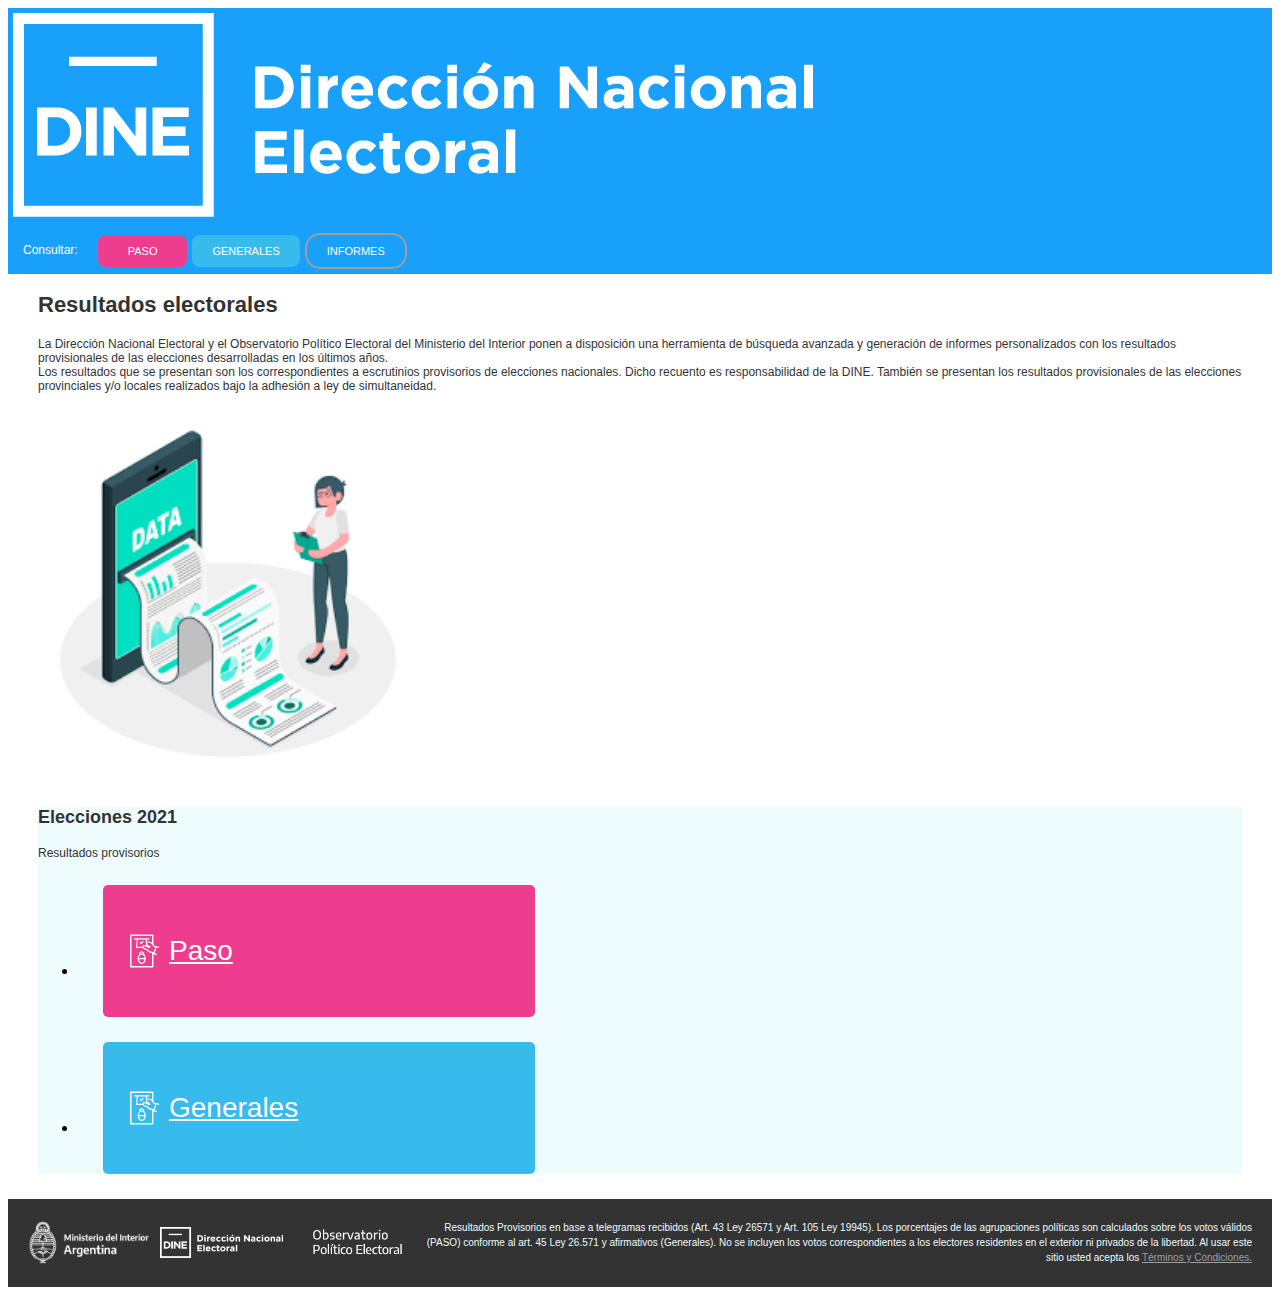
<file: index.html>
<!DOCTYPE html>
<html lang="es">

<head>
    <meta charset="UTF-8" />
    <meta name="viewport" content="width=device-width, initial-scale=1.0" />
    <title>Sistema de Publicación de Resultados Electorales</title>
    <link rel="shortcut icon" type="image/png" href="favicon-16x16.png">
    <!-- Estilos CSS -->
    <link rel="stylesheet" href="css/pages/index.css" />
</head>

<body>
    <header>
        <!--Barra de logo portal-->
        <div class="menu-principal">
            <a href="index.html"><img src="img/Logo_DINE_negativo.png" alt="logo" class="logo"></a>
        </div>
        <!--Barra de menú principal-->
        <ul class="menu-principal">
            <p class="consultar">Consultar: </p>
            <li><a class="botonPaso" href="./paso.html">Paso</a></li>
            <li><a class="botonGeneral" href="./generales.html">Generales</a></li>
            <li><a class="botonInformes" href="./informes.html">Informes</a></li>
        </ul>
    </header>
    <!-- Contenido principal de la página -->
    <main>
        <section id="sec-titulo">
            <!--Seccion para agregar una palicula favorita por codigo-->
            <h2>Resultados electorales</h2>
            <p>La Dirección Nacional Electoral y el Observatorio Político Electoral del Ministerio
                del Interior ponen a disposición una herramienta de búsqueda avanzada y generación
                de informes personalizados con los resultados provisionales de las elecciones
                desarrolladas en los últimos años.
                <br>
                Los resultados que se presentan son los correspondientes a escrutinios provisorios de
                elecciones nacionales. Dicho recuento es responsabilidad de la DINE. También se
                presentan los resultados provisionales de las elecciones provinciales y/o locales
                realizados bajo la adhesión a ley de simultaneidad.
            </p>
            <div><img src="img/images.png" alt="data" class="imgdata"></div>
        </section>
        <section id="sec-contenido" class="sec-contenido">
            <h3>Elecciones 2021</h3>
            <p class="resultado-provisorio">Resultados provisorios</p>
            <ul class>
                <li><a class="Paso" href="./paso.html"> <svg version="1.1" id="Capa_1"
                            xmlns="http://www.w3.org/2000/svg" xmlns:xlink="http://www.w3.org/1999/xlink" x="0px"
                            y="0px" width="841.889px" height="595.281px" viewBox="0 0 841.889 595.281"
                            enable-background="new 0 0 841.889 595.281" xml:space="preserve"
                            class="v-icon__component theme--light" style="font-size: 50px; height: 50px; width: 50px;">
                            <g>
                                <path fill="#FFFFFF"
                                    d="M671.434,227.503l-43.614-14.145c-2.358-1.179-4.716-1.179-8.252,1.179
                                                            c-2.357,1.179-4.715,3.536-4.715,5.894l-1.179,3.536c-9.431-8.251-22.396-20.039-34.185-35.363V31.827
                                                            c0-7.072-5.894-11.788-11.788-11.788H198.746c-7.073,0-11.788,5.895-11.788,11.788v530.448c0,7.072,4.715,11.787,11.788,11.787
                                                            h368.955c7.073,0,11.788-4.715,11.788-11.787V348.917c1.179,2.357,3.536,3.536,4.715,4.716l44.794,14.145c1.179,0,2.357,0,3.536,0
                                                            c4.715,0,8.251-2.357,9.43-7.072s-1.179-10.609-5.894-12.967l0,0l-34.185-11.787l30.648-102.554l34.185,10.608l0,0
                                                            c4.715,1.179,10.608-1.179,12.966-7.072C679.685,234.576,676.149,228.682,671.434,227.503z M555.914,550.487H210.533V43.615
                                                            h345.381v113.162c-29.47-25.934-77.799-21.218-83.693-20.039l-3.536-34.185h35.363c5.894,0,10.609-4.715,10.609-10.609
                                                            c0-5.894-4.716-10.608-10.609-10.608H262.4c-4.715,2.357-9.43,7.072-9.43,12.966c0,5.895,4.715,10.609,10.608,10.609h35.363
                                                            l-11.787,132.022c0,2.357,1.179,5.894,2.357,8.251c2.357,2.358,4.715,3.537,7.072,3.537h103.731
                                                            c5.895,9.43,15.324,12.966,16.503,14.145c0,0,29.47,15.324,51.866,24.755c12.967,5.894,15.324,9.43,20.039,14.145
                                                            c2.357,3.537,5.894,7.073,10.609,10.609c14.146,12.967,34.185,14.146,40.078,15.324l17.682,4.715L555.914,550.487z
                                                            M456.897,203.927l-8.251-3.536c-1.179-1.179-17.682-8.251-31.827-3.536c-8.251,2.357-14.145,8.251-18.86,17.682
                                                            c-2.357,4.715-3.536,8.251-3.536,12.967h-87.229l10.608-122.593h130.844L456.897,203.927z M585.383,319.448l-42.436-11.788
                                                            c-1.179,0-2.357,0-3.536,0c0,0-17.682,0-28.291-9.431c-3.536-3.536-5.894-7.072-8.251-9.43
                                                            c-5.894-7.073-11.788-12.967-27.112-20.039c-22.396-9.431-50.687-24.755-51.865-24.755c0,0-7.073-3.536-9.431-9.43
                                                            c-1.179-3.536-1.179-7.072,1.179-10.609c2.357-4.715,4.716-5.894,7.073-7.072c5.894-2.357,14.145,1.179,17.682,2.357l62.475,25.933
                                                            c4.715,1.18,15.324,4.716,22.396-2.357c4.715-4.715,3.536-11.787-2.357-21.218c-10.609-16.503-29.469-20.039-37.721-20.039
                                                            c-1.179,0-2.357,0-2.357,0c-1.179,0-2.357,0-3.536,0l0,0l-4.716-36.542l-1.179-8.251c0,0,0,0,1.179,0
                                                            c0,0,56.581-8.252,76.621,24.754c15.323,25.933,38.899,50.688,56.58,62.475L585.383,319.448z">
                                </path>
                                <path fill="#FFFFFF" d="M368.49,179.174c2.357,1.179,3.536,2.357,5.894,2.357l0,0l0,0c3.536,0,5.895-1.179,8.252-3.536
                                                            l29.469-35.363c3.536-4.715,2.357-10.609-1.179-14.146c-2.357-1.179-4.715-2.357-7.072-2.357c-2.358,0-4.716,1.179-7.073,3.536
                                                            l-12.966,15.324l-9.431,11.788l-5.894-4.716l-4.715-3.536c-4.716-3.536-10.609-2.357-14.146,2.357
                                                            c-3.536,4.716-2.357,10.609,2.357,14.146L368.49,179.174z">
                                </path>
                                <path fill="#FFFFFF"
                                    d="M427.428,359.526c0-2.357,0-3.536,0-5.894c0,0,0,0,0-1.18l0,0l0,0c0-28.29-20.039-50.688-44.793-50.688
                                                            c-24.755,0-44.794,22.397-44.794,50.688l0,0l0,0c0,2.358,0,4.716,0,7.073c-14.145,16.503-23.575,40.078-23.575,67.189l0,0l0,0
                                                            c0,48.33,30.648,88.408,68.369,88.408c37.72,0,68.368-40.078,68.368-88.408l0,0l0,0
                                                            C451.003,399.604,441.573,376.029,427.428,359.526z M382.635,495.085c-23.576,0-43.615-25.933-47.151-57.76h94.302
                                                            C427.428,469.152,407.389,495.085,382.635,495.085z M406.21,344.202c-7.073-3.536-15.324-5.894-23.575-5.894
                                                            c-8.252,0-16.503,2.357-23.576,5.894c3.537-12.967,12.967-21.218,23.576-21.218C394.422,321.805,403.853,331.235,406.21,344.202z
                                                            M382.635,358.347c23.575,0,43.614,24.754,47.15,57.76h-94.302C339.02,383.101,359.059,358.347,382.635,358.347z">
                                </path>
                            </g>
                        </svg>Paso</a></li>


                <li><a class="General" href="./generales.html"> <svg version="1.1" id="Capa_1"
                            xmlns="http://www.w3.org/2000/svg" xmlns:xlink="http://www.w3.org/1999/xlink" x="0px"
                            y="0px" width="841.889px" height="595.281px" viewBox="0 0 841.889 595.281"
                            enable-background="new 0 0 841.889 595.281" xml:space="preserve"
                            class="v-icon__component theme--light" style="font-size: 50px; height: 50px; width: 50px;">
                            <g>
                                <path fill="#FFFFFF"
                                    d="M671.434,227.503l-43.614-14.145c-2.358-1.179-4.716-1.179-8.252,1.179
                                                            c-2.357,1.179-4.715,3.536-4.715,5.894l-1.179,3.536c-9.431-8.251-22.396-20.039-34.185-35.363V31.827
                                                            c0-7.072-5.894-11.788-11.788-11.788H198.746c-7.073,0-11.788,5.895-11.788,11.788v530.448c0,7.072,4.715,11.787,11.788,11.787
                                                            h368.955c7.073,0,11.788-4.715,11.788-11.787V348.917c1.179,2.357,3.536,3.536,4.715,4.716l44.794,14.145c1.179,0,2.357,0,3.536,0
                                                            c4.715,0,8.251-2.357,9.43-7.072s-1.179-10.609-5.894-12.967l0,0l-34.185-11.787l30.648-102.554l34.185,10.608l0,0
                                                            c4.715,1.179,10.608-1.179,12.966-7.072C679.685,234.576,676.149,228.682,671.434,227.503z M555.914,550.487H210.533V43.615
                                                            h345.381v113.162c-29.47-25.934-77.799-21.218-83.693-20.039l-3.536-34.185h35.363c5.894,0,10.609-4.715,10.609-10.609
                                                            c0-5.894-4.716-10.608-10.609-10.608H262.4c-4.715,2.357-9.43,7.072-9.43,12.966c0,5.895,4.715,10.609,10.608,10.609h35.363
                                                            l-11.787,132.022c0,2.357,1.179,5.894,2.357,8.251c2.357,2.358,4.715,3.537,7.072,3.537h103.731
                                                            c5.895,9.43,15.324,12.966,16.503,14.145c0,0,29.47,15.324,51.866,24.755c12.967,5.894,15.324,9.43,20.039,14.145
                                                            c2.357,3.537,5.894,7.073,10.609,10.609c14.146,12.967,34.185,14.146,40.078,15.324l17.682,4.715L555.914,550.487z
                                                            M456.897,203.927l-8.251-3.536c-1.179-1.179-17.682-8.251-31.827-3.536c-8.251,2.357-14.145,8.251-18.86,17.682
                                                            c-2.357,4.715-3.536,8.251-3.536,12.967h-87.229l10.608-122.593h130.844L456.897,203.927z M585.383,319.448l-42.436-11.788
                                                            c-1.179,0-2.357,0-3.536,0c0,0-17.682,0-28.291-9.431c-3.536-3.536-5.894-7.072-8.251-9.43
                                                            c-5.894-7.073-11.788-12.967-27.112-20.039c-22.396-9.431-50.687-24.755-51.865-24.755c0,0-7.073-3.536-9.431-9.43
                                                            c-1.179-3.536-1.179-7.072,1.179-10.609c2.357-4.715,4.716-5.894,7.073-7.072c5.894-2.357,14.145,1.179,17.682,2.357l62.475,25.933
                                                            c4.715,1.18,15.324,4.716,22.396-2.357c4.715-4.715,3.536-11.787-2.357-21.218c-10.609-16.503-29.469-20.039-37.721-20.039
                                                            c-1.179,0-2.357,0-2.357,0c-1.179,0-2.357,0-3.536,0l0,0l-4.716-36.542l-1.179-8.251c0,0,0,0,1.179,0
                                                            c0,0,56.581-8.252,76.621,24.754c15.323,25.933,38.899,50.688,56.58,62.475L585.383,319.448z">
                                </path>
                                <path fill="#FFFFFF" d="M368.49,179.174c2.357,1.179,3.536,2.357,5.894,2.357l0,0l0,0c3.536,0,5.895-1.179,8.252-3.536
                                                            l29.469-35.363c3.536-4.715,2.357-10.609-1.179-14.146c-2.357-1.179-4.715-2.357-7.072-2.357c-2.358,0-4.716,1.179-7.073,3.536
                                                            l-12.966,15.324l-9.431,11.788l-5.894-4.716l-4.715-3.536c-4.716-3.536-10.609-2.357-14.146,2.357
                                                            c-3.536,4.716-2.357,10.609,2.357,14.146L368.49,179.174z">
                                </path>
                                <path fill="#FFFFFF"
                                    d="M427.428,359.526c0-2.357,0-3.536,0-5.894c0,0,0,0,0-1.18l0,0l0,0c0-28.29-20.039-50.688-44.793-50.688
                                                            c-24.755,0-44.794,22.397-44.794,50.688l0,0l0,0c0,2.358,0,4.716,0,7.073c-14.145,16.503-23.575,40.078-23.575,67.189l0,0l0,0
                                                            c0,48.33,30.648,88.408,68.369,88.408c37.72,0,68.368-40.078,68.368-88.408l0,0l0,0
                                                            C451.003,399.604,441.573,376.029,427.428,359.526z M382.635,495.085c-23.576,0-43.615-25.933-47.151-57.76h94.302
                                                            C427.428,469.152,407.389,495.085,382.635,495.085z M406.21,344.202c-7.073-3.536-15.324-5.894-23.575-5.894
                                                            c-8.252,0-16.503,2.357-23.576,5.894c3.537-12.967,12.967-21.218,23.576-21.218C394.422,321.805,403.853,331.235,406.21,344.202z
                                                            M382.635,358.347c23.575,0,43.614,24.754,47.15,57.76h-94.302C339.02,383.101,359.059,358.347,382.635,358.347z">
                                </path>
                            </g>
                        </svg>Generales</a></li>

        </section>
    </main>
    <!--Pie de página-->
    <footer>
        <img src="./img/icons/Ministerio-del-Interior_pluma.1ab9a7a7.png" alt="">
        <img src="./img/icons/Logo_DINE_negativo.a88f983e.png" alt="">
        <img src="./img/icons/logos_001-10.4430c8d5.png" alt="">
        <p class="pie-de-pagina">
            Resultados Provisorios en base a telegramas recibidos (Art. 43 Ley 26571 y Art. 105 Ley 19945). Los
            porcentajes de las agrupaciones políticas son calculados sobre los votos válidos (PASO) conforme al art.
            45 Ley 26.571 y afirmativos (Generales). No se incluyen los votos correspondientes a los electores
            residentes en el exterior ni privados de la libertad. Al usar este sitio usted acepta los <a
                href="">Términos y Condiciones.</a>
        </p>
    </footer>
</body>


</html>
</file>
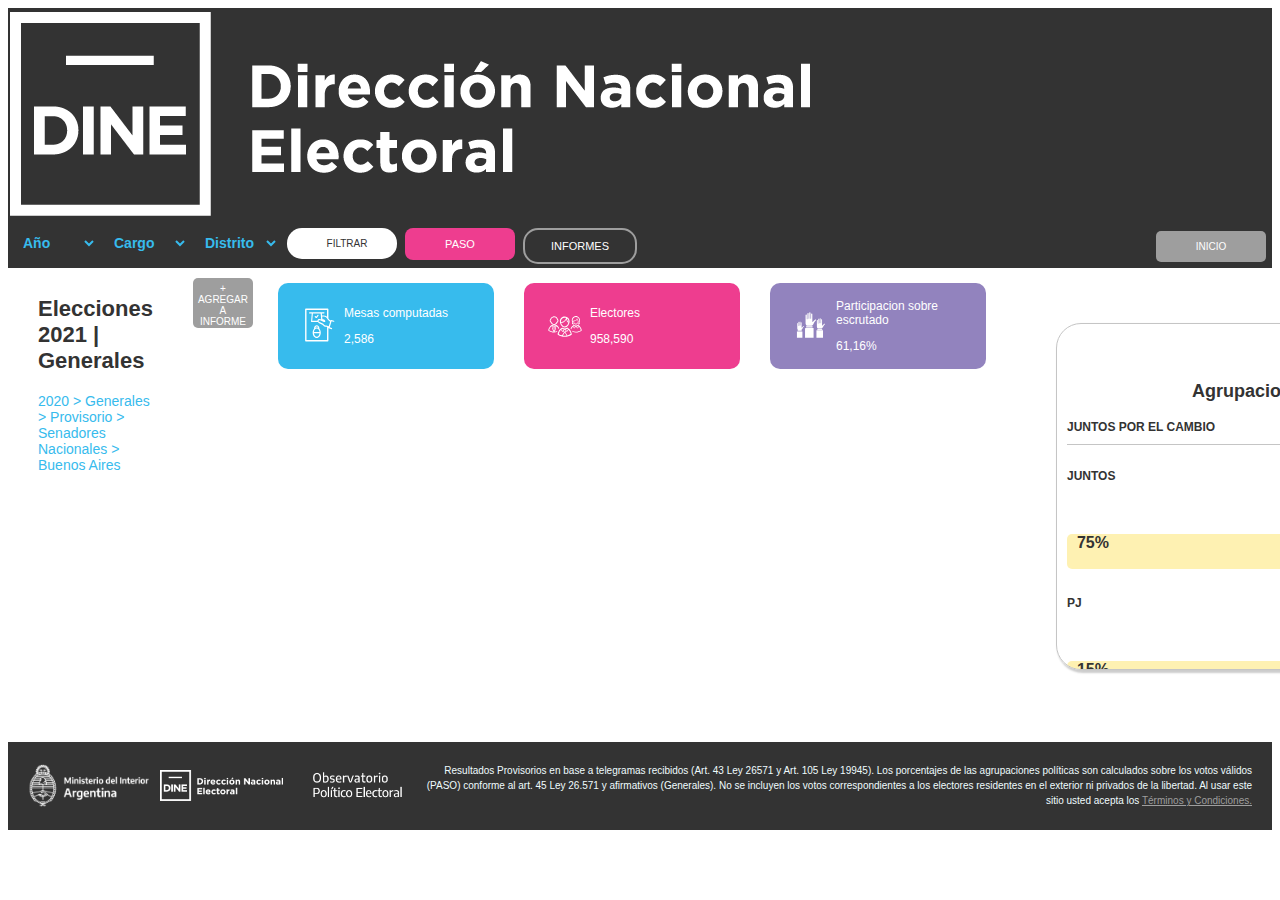
<file: generales.html>
<!DOCTYPE html>
<html lang="es">

<head>
    <meta charset="UTF-8" />
    <meta name="viewport" content="width=device-width, initial-scale=1.0" />
    <title>Sistema de Publicación de Resultados Electorales</title>
    <link rel="shortcut icon" type="image/png" href="favicon-16x16.png">
    <!-- Estilos CSS -->
    <link rel="stylesheet" href="css/pages/generales.css" />
</head>

<body>
    <header>
        <!--Barra de logo portal-->
        <div class="menu-principal">
            <a href="index.html"><img src="img/Logo_DINE_negativo.png" alt="logo" class="logo"></a>
        </div>
        <!--Barra de menú principal-->
        <ul class="menu-principal">
            <div class="menu-principal-left">
                <li>
                    <select name="ano" id="ano" class="combos">
                        <option value="ano">Año</option>
                        <option value="">2022</option>
                        <option value="">2023</option>
                    </select>
                </li>
                <li>
                    <select name="cargo" id="cargo" class="combos">
                        <option value="cargo">Cargo</option>
                        <option value="">2022</option>
                        <option value="">2023</option>
                    </select>
                </li>
                <li>
                    <select name="distrito" id="distrito" class="combos">
                        <option value="distrito">Distrito</option>
                        <option value="">2022</option>
                        <option value="">2023</option>
                    </select>
                </li>
                <li><a href="" class="filtrar"><i class="fa-solid fa-magnifying-glass icono-filtrar"></i>FILTRAR</a>
                </li>
                <li><a href="./paso.html" class="paso">PASO</a></li>
                <li><a href="./informes.html" class="informes">INFORMES</a></li>
            </div>
            <li><a href="./index.html" class="inicio">INICIO</a></li>
        </ul>
    </header>
    <!-- Contenido principal de la página -->
    <main>
        <section id="sec-contenido">
            <!--Seccion para contenido de la página-->
            <section id="sec-titulo">
                <!--Seccion para agregar una palicula favorita por codigo-->
                <h2>Elecciones 2021 | Generales</h2>
                <p class="texto-path">2020 > Generales > Provisorio > Senadores Nacionales > Buenos Aires</p>
            </section>
            <section id="sec-contenido">
                <!--Seccion para contenido de la página-->
                <button class="agInforme">+ AGREGAR A INFORME</button>
                <div class="cajaRecuadros">
                    <div class="recuadrosInformativos mesas">
                        <div>
                            <svg version="1.1" id="Capa_1" xmlns="http://www.w3.org/2000/svg"
                                xmlns:xlink="http://www.w3.org/1999/xlink" x="0px" y="0px" width="841.889px"
                                height="595.281px" viewBox="0 0 841.889 595.281"
                                enable-background="new 0 0 841.889 595.281" xml:space="preserve"
                                class="v-icon__component theme--light"
                                style="font-size: 50px; height: 50px; width: 50px;">
                                <g>
                                    <path fill="#FFFFFF"
                                        d="M671.434,227.503l-43.614-14.145c-2.358-1.179-4.716-1.179-8.252,1.179
                                                                            c-2.357,1.179-4.715,3.536-4.715,5.894l-1.179,3.536c-9.431-8.251-22.396-20.039-34.185-35.363V31.827
                                                                            c0-7.072-5.894-11.788-11.788-11.788H198.746c-7.073,0-11.788,5.895-11.788,11.788v530.448c0,7.072,4.715,11.787,11.788,11.787
                                                                            h368.955c7.073,0,11.788-4.715,11.788-11.787V348.917c1.179,2.357,3.536,3.536,4.715,4.716l44.794,14.145c1.179,0,2.357,0,3.536,0
                                                                            c4.715,0,8.251-2.357,9.43-7.072s-1.179-10.609-5.894-12.967l0,0l-34.185-11.787l30.648-102.554l34.185,10.608l0,0
                                                                            c4.715,1.179,10.608-1.179,12.966-7.072C679.685,234.576,676.149,228.682,671.434,227.503z M555.914,550.487H210.533V43.615
                                                                            h345.381v113.162c-29.47-25.934-77.799-21.218-83.693-20.039l-3.536-34.185h35.363c5.894,0,10.609-4.715,10.609-10.609
                                                                            c0-5.894-4.716-10.608-10.609-10.608H262.4c-4.715,2.357-9.43,7.072-9.43,12.966c0,5.895,4.715,10.609,10.608,10.609h35.363
                                                                            l-11.787,132.022c0,2.357,1.179,5.894,2.357,8.251c2.357,2.358,4.715,3.537,7.072,3.537h103.731
                                                                            c5.895,9.43,15.324,12.966,16.503,14.145c0,0,29.47,15.324,51.866,24.755c12.967,5.894,15.324,9.43,20.039,14.145
                                                                            c2.357,3.537,5.894,7.073,10.609,10.609c14.146,12.967,34.185,14.146,40.078,15.324l17.682,4.715L555.914,550.487z
                                                                            M456.897,203.927l-8.251-3.536c-1.179-1.179-17.682-8.251-31.827-3.536c-8.251,2.357-14.145,8.251-18.86,17.682
                                                                            c-2.357,4.715-3.536,8.251-3.536,12.967h-87.229l10.608-122.593h130.844L456.897,203.927z M585.383,319.448l-42.436-11.788
                                                                            c-1.179,0-2.357,0-3.536,0c0,0-17.682,0-28.291-9.431c-3.536-3.536-5.894-7.072-8.251-9.43
                                                                            c-5.894-7.073-11.788-12.967-27.112-20.039c-22.396-9.431-50.687-24.755-51.865-24.755c0,0-7.073-3.536-9.431-9.43
                                                                            c-1.179-3.536-1.179-7.072,1.179-10.609c2.357-4.715,4.716-5.894,7.073-7.072c5.894-2.357,14.145,1.179,17.682,2.357l62.475,25.933
                                                                            c4.715,1.18,15.324,4.716,22.396-2.357c4.715-4.715,3.536-11.787-2.357-21.218c-10.609-16.503-29.469-20.039-37.721-20.039
                                                                            c-1.179,0-2.357,0-2.357,0c-1.179,0-2.357,0-3.536,0l0,0l-4.716-36.542l-1.179-8.251c0,0,0,0,1.179,0
                                                                            c0,0,56.581-8.252,76.621,24.754c15.323,25.933,38.899,50.688,56.58,62.475L585.383,319.448z">
                                    </path>
                                    <path fill="#FFFFFF"
                                        d="M368.49,179.174c2.357,1.179,3.536,2.357,5.894,2.357l0,0l0,0c3.536,0,5.895-1.179,8.252-3.536
                                                                            l29.469-35.363c3.536-4.715,2.357-10.609-1.179-14.146c-2.357-1.179-4.715-2.357-7.072-2.357c-2.358,0-4.716,1.179-7.073,3.536
                                                                            l-12.966,15.324l-9.431,11.788l-5.894-4.716l-4.715-3.536c-4.716-3.536-10.609-2.357-14.146,2.357
                                                                            c-3.536,4.716-2.357,10.609,2.357,14.146L368.49,179.174z">
                                    </path>
                                    <path fill="#FFFFFF"
                                        d="M427.428,359.526c0-2.357,0-3.536,0-5.894c0,0,0,0,0-1.18l0,0l0,0c0-28.29-20.039-50.688-44.793-50.688
                                                                            c-24.755,0-44.794,22.397-44.794,50.688l0,0l0,0c0,2.358,0,4.716,0,7.073c-14.145,16.503-23.575,40.078-23.575,67.189l0,0l0,0
                                                                            c0,48.33,30.648,88.408,68.369,88.408c37.72,0,68.368-40.078,68.368-88.408l0,0l0,0
                                                                            C451.003,399.604,441.573,376.029,427.428,359.526z M382.635,495.085c-23.576,0-43.615-25.933-47.151-57.76h94.302
                                                                            C427.428,469.152,407.389,495.085,382.635,495.085z M406.21,344.202c-7.073-3.536-15.324-5.894-23.575-5.894
                                                                            c-8.252,0-16.503,2.357-23.576,5.894c3.537-12.967,12.967-21.218,23.576-21.218C394.422,321.805,403.853,331.235,406.21,344.202z
                                                                            M382.635,358.347c23.575,0,43.614,24.754,47.15,57.76h-94.302C339.02,383.101,359.059,358.347,382.635,358.347z">
                                    </path>
                                </g>
                            </svg>
                        </div>
                        <div>
                            <p>Mesas computadas</p>
                            <p>2,586</p>
                        </div>
                    </div>
                    <div class="recuadrosInformativos electores">
                        <div>
                            <svg version="1.1" id="Layer_1" xmlns="http://www.w3.org/2000/svg"
                                xmlns:xlink="http://www.w3.org/1999/xlink" x="0px" y="0px" width="841.889px"
                                height="595.281px" viewBox="0 0 841.889 595.281"
                                enable-background="new 0 0 841.889 595.281" xml:space="preserve"
                                class="v-icon__component theme--light"
                                style="font-size: 50px; height: 50px; width: 50px;">
                                <title>comunidad</title>
                                <path fill="#FFFFFF"
                                    d="M462.824,342.115h-0.59c-3.125-1.252-6.67-0.854-9.438,1.062c-10.771,7.341-23.424,11.436-36.453,11.797
                                                                            c-13.2-0.436-26.022-4.519-37.043-11.797c-2.89-1.642-6.43-1.642-9.319,0c-54.148,26.779-76.682,98.859-71.845,112.897
                                                                            c0.632,1.725,1.735,3.237,3.186,4.365c34.136,22.816,73.983,35.608,115.021,36.925c41.28-0.521,81.446-13.472,115.257-37.161
                                                                            c1.454-1.173,2.557-2.724,3.186-4.482C539.387,440.739,516.973,368.659,462.824,342.115z M458.813,359.693
                                                                            c5.067,2.88,9.848,6.237,14.275,10.027l-21.707,27.016l-21.353-26.426c10.135-1.979,19.866-5.647,28.784-10.854V359.693z
                                                                            M434.039,395.084l-17.342,20.999c0,0,0,0.59,0,0.826c0,0.235,0,0,0-0.826l-17.224-20.999l17.578-21.471L434.039,395.084z
                                                                            M373.992,359.693c8.952,5.199,18.728,8.83,28.902,10.735l-21.588,26.308l-22.061-27.252c4.616-3.762,9.55-7.117,14.746-10.027
                                                                            V359.693z M315.007,447.464c5.307-26.169,17.715-50.372,35.863-69.957l25.6,32.088c1.272,1.329,3,2.13,4.837,2.241
                                                                            c1.824-0.022,3.548-0.841,4.719-2.241l4.837-5.898l12.977,15.69l-31.853,52.497c-20.349-4.863-39.705-13.204-57.216-24.656
                                                                            L315.007,447.464z M416.579,478.725c-10.703-0.196-21.366-1.381-31.852-3.539l31.852-52.143l32.088,52.496
                                                                            c-10.662,1.965-21.481,2.952-32.323,2.95L416.579,478.725z M461.29,472.709l-32.441-52.851l12.977-15.69l4.955,5.898
                                                                            c1.138,1.441,2.883,2.27,4.719,2.242l0,0c1.824-0.023,3.548-0.842,4.719-2.242l25.718-32.56
                                                                            c18.07,19.442,30.544,43.411,36.099,69.367c-17.312,11.868-36.609,20.539-56.979,25.6L461.29,472.709z">
                                </path>
                                <path fill="#FFFFFF"
                                    d="M416.462,340.935c45.3,0,81.753-54.856,81.753-100.157c1.717-45.184-33.521-83.204-78.705-84.92
                                                                            s-83.204,33.521-84.92,78.706c-0.078,2.07-0.078,4.144,0,6.214C334.59,286.079,371.043,340.935,416.462,340.935z M480.756,240.778
                                                                            c0,1.298,0,2.596,0,3.894c-18.168-6.606-25.364-40.229-27.842-56.98C470.381,199.714,480.797,219.574,480.756,240.778z
                                                                            M352.05,240.778c0.387-35.316,29.094-63.76,64.412-63.822c7.58,0.036,15.093,1.435,22.178,4.129
                                                                            c-5.771,25.088-21.943,46.535-44.475,58.985c-12.627,7.394-27.523,9.911-41.88,7.079C352.168,244.553,352.05,242.666,352.05,240.778
                                                                            z M362.549,260.244c13.056-0.269,25.851-3.71,37.278-10.028c19.154-10.271,34.437-26.506,43.531-46.244
                                                                            c4.719,20.645,14.864,47.188,35.392,53.087c-6.96,32.56-33.268,66.418-62.406,66.418s-54.03-32.089-61.816-63.94
                                                                            C357.182,259.952,359.863,260.188,362.549,260.244z"></path>
                                <path fill="#FFFFFF"
                                    d="M542.454,249.036l0.944,3.186c0.522,1.727,0.839,3.508,0.943,5.309l0,0c-0.551,1.18-1.966,3.657-4.247,7.433
                                                                            l-1.062,1.77c-1.563,2.695-1.181,6.096,0.943,8.376c6.438,6.525,14.637,11.034,23.595,12.977c0.584,0.114,1.185,0.114,1.77,0
                                                                            c3.892,0.367,7.345-2.489,7.713-6.381c0.352-3.722-2.251-7.075-5.943-7.658c-4.577-1.021-8.934-2.859-12.859-5.427
                                                                            c1.602-2.582,2.87-5.356,3.775-8.258c0.116-1.177,0.116-2.362,0-3.539c-0.062-3.077-0.537-6.133-1.416-9.083l-0.943-3.422
                                                                            c0-1.298-0.826-2.595-1.18-3.893v-1.18c-3.318-7.425-5.047-15.462-5.073-23.595c0.729-30.418,25.977-54.486,56.395-53.759
                                                                            s54.486,25.977,53.759,56.395c-0.187,7.795-2.025,15.461-5.395,22.492l-2.124,7.433c-0.941,3.021-1.457,6.157-1.533,9.319
                                                                            c-0.116,1.177-0.116,2.362,0,3.539c-0.056,0.352-0.056,0.71,0,1.062c0.976,2.515,2.201,4.926,3.657,7.196
                                                                            c-2.936,1.979-6.159,3.49-9.556,4.483c-3.891,0.815-6.383,4.629-5.567,8.52c0.815,3.89,4.63,6.382,8.52,5.566
                                                                            c0.443-0.093,0.877-0.228,1.294-0.401c7.512-2.082,14.32-6.159,19.701-11.797c2.093-2.286,2.518-5.642,1.062-8.376l-1.062-1.77
                                                                            c-0.943-1.534-3.421-5.663-4.246-7.314v-0.59c0.017-1.81,0.336-3.604,0.943-5.309c0.59-2.478,1.298-4.837,1.77-6.371
                                                                            c15.945-34.834,0.633-75.999-34.201-91.944s-75.999-0.633-91.944,34.201c-8.279,18.087-8.396,38.857-0.319,57.036L542.454,249.036z">
                                </path>
                                <path fill="#FFFFFF"
                                    d="M642.375,297.64c-2.532-1.03-5.412-0.72-7.668,0.825c-8.872,5.963-19.276,9.24-29.965,9.438
                                                                            c-10.801-0.386-21.289-3.732-30.318-9.674c-2.138-1.544-4.956-1.771-7.313-0.59l0,0c-23.636,13.269-41.938,34.323-51.789,59.575
                                                                            c3.657,4.247,7.078,8.612,10.263,12.977c5.804-16.099,14.791-30.863,26.426-43.413l24.42,27.134
                                                                            c0.923,1.054,2.257,1.656,3.657,1.651l0,0c1.508-0.124,2.886-0.899,3.775-2.124l20.526-29.729l20.881,30.201
                                                                            c0.928,1.18,2.285,1.943,3.775,2.123l0,0c1.43-0.02,2.79-0.615,3.774-1.651l24.893-27.134c15.105,16.03,25.513,35.905,30.082,57.452
                                                                            c-24.783,16.33-53.728,25.214-83.405,25.6c-22.516-0.792-44.649-6.045-65.12-15.454c3.217,5.863,6.131,11.888,8.73,18.05
                                                                            c18.353,6.987,37.713,10.971,57.334,11.797c33.779-0.463,66.647-11.022,94.376-30.318c1.199-0.993,2.098-2.301,2.596-3.775
                                                                            C705.608,378.923,687.204,319.819,642.375,297.64z M579.615,342.705l-20.881-22.65c3.726-2.86,7.67-5.425,11.797-7.668
                                                                            c7.562,4.349,15.827,7.343,24.42,8.848L579.615,342.705z M629.989,342.705l-14.864-21.353c8.595-1.564,16.855-4.598,24.42-8.966
                                                                            c4.164,2.182,8.113,4.749,11.797,7.668L629.989,342.705z">
                                </path>
                                <path fill="#FFFFFF"
                                    d="M628.337,190.877c-1.385-2.284-4.359-3.014-6.644-1.628c-1.115,0.676-1.91,1.773-2.204,3.044
                                                                            c-6.253,27.959-24.774,29.492-39.639,30.79c-8.729,0.708-18.639,1.651-18.639,11.207c0,24.185,19.465,53.323,43.53,53.323
                                                                            c24.066,0,43.649-29.139,43.649-53.323C643.531,219.045,636.794,204.462,628.337,190.877z M604.743,278.057
                                                                            c-17.932,0-33.976-24.42-34.094-43.649c3.214-1.169,6.607-1.768,10.027-1.77c13.213-1.18,34.447-2.949,44.711-27.251
                                                                            c5.456,9.175,9.925,18.903,13.331,29.021C638.719,253.637,622.792,278.057,604.743,278.057z">
                                </path>
                                <path fill="#FFFFFF"
                                    d="M313.709,362.996c3.304-4.011,6.843-7.903,10.5-11.797c-10.078-22.699-27.316-41.47-49.076-53.44l0,0
                                                                            c-2.572-1.03-5.487-0.721-7.786,0.825c-8.815,5.99-19.19,9.271-29.847,9.438c-10.771-0.347-21.232-3.697-30.2-9.674
                                                                            c-2.422-1.345-5.365-1.345-7.786,0c-44.476,22.061-62.879,81.046-58.985,92.606c0.544,1.449,1.483,2.717,2.713,3.657
                                                                            c28.015,18.697,60.712,29.161,94.377,30.201c16.017-0.268,31.911-2.851,47.188-7.669c1.908-5.903,4.153-11.693,6.724-17.341
                                                                            c-14.479,5.61-29.701,9.067-45.183,10.263l25.01-51.553c1.152-2.354,0.273-5.196-2.005-6.488l-10.146-5.898l21.234-27.605
                                                                            C295.008,330.396,306.432,345.669,313.709,362.996z M153.741,384.349c5.684-25.848,19.895-49.032,40.346-65.828l21.234,27.487
                                                                            l-10.146,5.898c-2.234,1.332-3.06,4.165-1.887,6.488l24.892,51.554C201.697,407.4,176.191,398.629,153.741,384.349z
                                                                            M232.192,396.146l-18.285-37.751l10.971-6.488c1.257-0.7,2.157-1.9,2.478-3.304c0.226-1.408-0.114-2.85-0.943-4.011l-24.303-32.088
                                                                            l0,0c9.059,5.185,19.108,8.401,29.493,9.438c0.472,22.65,0.708,55.564,0.59,73.731V396.146z M247.764,344.593
                                                                            c-1.677,2.163-1.283,5.275,0.879,6.952c0.171,0.132,0.35,0.253,0.536,0.362l10.972,6.488l-17.932,38.341c0-12.505,0-35.392,0-74.204
                                                                            c10.56-1.072,20.771-4.369,29.965-9.673l0,0L247.764,344.593z">
                                </path>
                                <path fill="#FFFFFF"
                                    d="M180.521,255.171c5.19,10.382,23.594,41.525,56.743,41.525c33.15,0,51.554-31.144,56.744-41.525
                                                                            c7.55-3.822,12.906-10.921,14.511-19.229c4.03-10.152,3.024-21.612-2.714-30.908c-1.321-1.697-2.869-3.205-4.601-4.482
                                                                            c-9.042-35.281-44.972-56.552-80.253-47.51c-23.321,5.977-41.532,24.188-47.509,47.51c-1.962,1.255-3.68,2.854-5.073,4.719
                                                                            c-5.66,9.234-6.664,20.588-2.713,30.672C167.249,244.36,172.775,251.508,180.521,255.171z M180.521,214.235
                                                                            c1.003-1.31,2.491-2.16,4.129-2.359l0,0c0.77,0.139,1.506-0.372,1.645-1.142c0.003-0.013,0.005-0.025,0.007-0.038
                                                                            c3.3-27.756,28.475-47.581,56.23-44.281c23.217,2.76,41.521,21.064,44.28,44.281c0.178,0.805,0.959,1.325,1.77,1.18
                                                                            c1.693,0.124,3.247,0.987,4.247,2.359c1.651,2.241,3.067,7.078,0,17.342c-1.415,4.954-4.247,10.735-8.848,9.438
                                                                            c-0.716-0.241-1.494,0.122-1.77,0.825c-7.668,19.584-24.892,39.284-45.772,39.284s-38.223-19.818-45.891-39.52
                                                                            c-0.238-0.571-0.797-0.944-1.416-0.944l0,0c-4.601,1.534-7.55-4.364-8.966-9.319c-2.595-10.027-1.18-14.864,0.473-17.105H180.521z">
                                </path>
                            </svg>
                        </div>
                        <div>
                            <p>Electores</p>
                            <p>958,590</p>
                        </div>
                    </div>
                    <div class="recuadrosInformativos participacion">
                        <div>
                            <svg version="1.1" id="Layer_1" xmlns="http://www.w3.org/2000/svg"
                                xmlns:xlink="http://www.w3.org/1999/xlink" x="0px" y="0px" width="841.889px"
                                height="595.281px" viewBox="0 0 841.889 595.281"
                                enable-background="new 0 0 841.889 595.281" xml:space="preserve"
                                class="v-icon__component theme--light"
                                style="font-size: 50px; height: 50px; width: 50px;">
                                <title>participacion</title>
                                <path fill="#FFFFFF"
                                    d="M508.832,212.347c-2.05-2.229-4.488-4.068-7.195-5.427c-2.793-1.033-5.824-1.238-8.73-0.59
                                c-1.705,0.26-3.37,0.735-4.955,1.416c-10.957,5.935-20.277,14.485-27.133,24.892c-4.26,6.344-10.35,11.24-17.46,14.038V116.909
                                c1.236-5.799-2.462-11.501-8.261-12.737s-11.502,2.462-12.737,8.261c-0.315,1.476-0.315,3.001,0,4.477v70.782
                                c0,2.802-2.271,5.073-5.073,5.073s-5.072-2.271-5.072-5.073V97.326c0.751-6.472-3.886-12.327-10.357-13.079
                                c-0.048-0.006-0.095-0.011-0.143-0.016c-6.479,0.673-11.188,6.473-10.515,12.953c0.005,0.047,0.011,0.095,0.016,0.142v90.247
                                c0,2.802-2.271,5.073-5.072,5.073c-2.802,0-5.073-2.271-5.073-5.073v-80.81c0.771-6.364-3.682-12.18-10.027-13.095
                                c-6.48,0.673-11.188,6.473-10.515,12.953c0.005,0.047,0.01,0.095,0.016,0.142v90.365c0,2.802-2.271,5.073-5.073,5.073
                                s-5.072-2.271-5.072-5.073v-61.816c0.751-6.472-3.886-12.327-10.357-13.079c-0.048-0.005-0.095-0.011-0.143-0.016
                                c-6.48,0.674-11.188,6.473-10.515,12.953c0.005,0.047,0.01,0.095,0.016,0.142v128.234c-1.572,18.48,6.725,36.419,21.824,47.188
                                h81.636c11.325-6.8,20.806-16.28,27.605-27.605c2.595-4.837,4.837-9.319,7.078-13.566c6.687-16.377,16.459-31.315,28.785-44.003
                                c3.446-2.846,7.115-5.409,10.971-7.668c1.093-0.64,1.863-1.711,2.123-2.949C509.631,214.033,509.414,213.078,508.832,212.347z">
                                </path>
                                <path fill="#FFFFFF" d="M328.573,348.25h127.645c4.495,0,8.14,3.645,8.14,8.14l0,0v154.66l0,0H320.552l0,0V356.272
                                C320.615,351.868,324.17,348.313,328.573,348.25z"></path>
                                <rect x="339.073" y="317.695" fill="#FFFFFF" width="108.061" height="22.533"></rect>
                                <path fill="#FFFFFF" d="M657.24,282.422c-1.578-1.706-3.458-3.105-5.544-4.129c-2.162-0.592-4.444-0.592-6.606,0
                                c-1.346,0.213-2.655,0.61-3.894,1.18c-8.328,4.552-15.416,11.073-20.645,18.993c-3.306,4.799-7.938,8.529-13.331,10.736v-99.804
                                c1.083-4.431-1.632-8.899-6.062-9.982c-4.431-1.082-8.899,1.632-9.982,6.062c-0.314,1.288-0.314,2.632,0,3.92V263.9
                                c0.207,2.307-1.473,4.354-3.774,4.602c-2.343-0.122-4.143-2.12-4.021-4.462c0.002-0.047,0.005-0.093,0.009-0.14v-69.484
                                c1.083-4.431-1.632-8.899-6.062-9.981c-4.431-1.083-8.899,1.631-9.982,6.062c-0.314,1.288-0.314,2.632,0,3.92v69.013
                                c0.373,2.117-1.041,4.137-3.159,4.51c-2.117,0.372-4.136-1.042-4.509-3.159c-0.078-0.447-0.078-0.904,0-1.351v-61.816
                                c0.939-4.463-1.918-8.843-6.381-9.781c-4.463-0.939-8.842,1.917-9.781,6.381c-0.235,1.121-0.235,2.279,0,3.4v69.721
                                c0.737,2.02-0.303,4.255-2.322,4.992c-2.02,0.736-4.254-0.303-4.991-2.322c-0.315-0.862-0.315-1.808,0-2.67v-47.188
                                c0.938-4.463-1.918-8.842-6.381-9.781s-8.843,1.918-9.781,6.381c-0.236,1.121-0.236,2.279,0,3.4v98.152
                                c-1.186,13.88,4.937,27.377,16.162,35.627h62.524c8.877-5.241,16.299-12.623,21.588-21.471l5.309-10.382
                                c5.146-12.51,12.633-23.922,22.061-33.622c2.67-2.135,5.467-4.104,8.376-5.898c0.834-0.489,1.431-1.3,1.652-2.241
                                C657.869,283.641,657.694,282.938,657.24,282.422z"></path>
                                <path fill="#FFFFFF" d="M519.332,386.472h97.68c3.453,0,6.252,2.799,6.252,6.252v117.971l0,0H512.608l0,0V392.724
                                c-0.01-3.453,2.781-6.26,6.234-6.27C519.006,386.454,519.169,386.46,519.332,386.472z">
                                </path>
                                <rect x="527.354" y="363.114" fill="#FFFFFF" width="82.698" height="17.224"></rect>
                                <path fill="#FFFFFF" d="M304.508,320.173c-1.309-1.415-2.869-2.575-4.602-3.421c-1.851-0.524-3.812-0.524-5.662,0l-3.186,0.943
                                c-6.955,3.823-12.869,9.291-17.224,15.927c-2.748,4.048-6.654,7.173-11.207,8.966v-83.76c0.419-4.117-2.505-7.824-6.606-8.376
                                c-4.149,0.493-7.14,4.218-6.725,8.376v45.536c0.135,1.95-1.337,3.641-3.287,3.774c-0.005,0.001-0.011,0.001-0.016,0.001
                                c-1.909-0.187-3.322-1.861-3.186-3.775v-57.688c0.352-4.139-2.607-7.824-6.725-8.376c-4.116,0.552-7.075,4.237-6.724,8.376v57.688
                                c0.343,1.792-0.831,3.523-2.623,3.866c-1.792,0.344-3.522-0.831-3.865-2.623c-0.079-0.41-0.079-0.832,0-1.243v-51.671
                                c0.412-4.134-2.593-7.824-6.725-8.258c-4.1,0.493-7.071,4.144-6.725,8.258v57.688c0.001,1.759-1.425,3.186-3.184,3.187
                                s-3.186-1.425-3.187-3.184c0-0.001,0-0.002,0-0.003v-39.049c0.352-4.139-2.607-7.824-6.725-8.376
                                c-4.149,0.493-7.139,4.218-6.725,8.376v82.58c-1.079,11.861,4.222,23.405,13.921,30.318h52.144
                                c7.469-4.531,13.645-10.91,17.931-18.521l4.483-8.612c4.286-10.447,10.533-19.979,18.403-28.077c2.212-1.854,4.58-3.511,7.078-4.954
                                c0.715-0.38,1.199-1.085,1.298-1.888C305.219,321.508,305.073,320.68,304.508,320.173z">
                                </path>
                                <path fill="#FFFFFF" d="M189.368,406.999h81.518c2.867,0,5.19,2.324,5.19,5.191v98.859l0,0h-91.898l0,0V412.19
                                C184.178,409.323,186.501,406.999,189.368,406.999z"></path>
                                <rect x="195.975" y="387.534" fill="#FFFFFF" width="69.013" height="14.393"></rect>
                            </svg>
                        </div>
                        <div>
                            <p>Participacion sobre escrutado</p>
                            <p>61,16%</p>
                        </div>
                    </div>
                </div>
            </section>
            <section class="cuadrosDetalle">
                <div class="agrupacionPolitica recuadros">
                    <h3 class="title">Agrupacion Politica</h3>
                    <p class="subTitulo tituloAgrupacion">JUNTOS POR EL CAMBIO</p>
                    <div class="partidos">
                        <p class="subTitulo">JUNTOS</p>
                        <div>
                            <p class="peso">43%</p>
                            <p class="peso">61000 VOTOS</p>
                        </div>
                    </div>
                    <div class="progress" style="background: var(--grafica-amarillo-claro);">
                        <div class="progress-bar" style="width:15%; background: var(--graficaamarillo);">
                            <span class="progress-bar-text">75%</span>
                        </div>
                    </div>

                    <div class="partidos">
                        <p class="subTitulo">PJ</p>
                        <div>
                            <p class="peso">25%</p>
                            <p class="peso">16000 VOTOS</p>
                        </div>
                    </div>
                    <div class="progress" style="background: var(--grafica-amarillo-claro);">
                        <div class="progress-bar" style="width:15%; background: var(--graficaamarillo);">
                            <span class="progress-bar-text">15%</span>
                        </div>
                    </div>
                </div>
                <div class="recuadros mapaCaja">
                    <h3 class="title">Corrientes</h3>
                    <svg height="auto" width="auto" class="mapa">
                        <path class="leaflet-interactive" stroke="#18a0fb" stroke-opacity="1" stroke-width="2"
                            stroke-linecap="round" stroke-linejoin="round" fill="#18a0fb" fill-opacity="1"
                            fill-rule="evenodd"
                            d="M106 135L108 138L109 135L116 136L122 132L123 133L131 130L139 134L143 141L148 145L147 139L151 137L153 133L152 131L154 131L159 126L160 121L168 117L169 114L174 109L176 103L180 102L183 95L186 93L189 87L192 86L193 83L197 85L195 80L197 80L198 78L194 73L194 69L188 60L189 58L186 57L180 64L177 60L174 60L173 62L170 60L164 61L145 55L130 56L127 58L124 61L126 69L125 72L123 77L120 77L119 80L120 91L117 100L116 102L114 102L112 106L110 106L108 111L108 117L106 121L109 127L106 133L107 135z">
                        </path>
                    </svg>
                </div>
                <div class="chart-wrap horizontal recuadros">
                    <div class="title">Resumen de Votos</div>
                    <div class="grid">
                        <div class="bar" style="--bar-value:85%;--bar-color:var(--grafica-amarillo);"
                            data-name="Partido 1" title="Your Blog 85%"></div>
                        <div class="bar" style="--bar-value:23%;--bar-color:var(--grafica-lila2);" data-name="Partido 2"
                            title="Medium 23%"></div>
                        <div class="bar" style="--bar-value:7%;--bar-color:var(--grafica-bordo);" data-name="Partido 3"
                            title="Tumblr 7%"></div>
                        <div class="bar" style="--bar-value:38%;--bar-color:var(--grafica-celeste);"
                            data-name="Partido 4" title="Facebook 38%"></div>
                        <div class="bar" style="--bar-value:35%;--bar-color:var(--grafica-lila-claro);"
                            data-name="Partido 5" title="YouTube 35%"></div>
                        <div class="bar" style="--bar-value:30%;--bar-color:var(--grafica-rojo);" data-name="Partido 6"
                            title="LinkedIn 30%"></div>
                        <div class="bar" style="--bar-value:5%;--bar-color:var(--grafica-gris);" data-name="Partido 7"
                            title="Twitter 5%"></div>
                        <div class="bar" style="--bar-value:20%;--bar-color:var(--grafica-verde);" data-name="Otros"
                            title="Other 20%"></div>
                    </div>
                </div>

            </section>
        </section>
    </main>
    <!--Pie de página-->
    <footer>
        <img src="./img/icons/Ministerio-del-Interior_pluma.1ab9a7a7.png" alt="">
        <img src="./img/icons/Logo_DINE_negativo.a88f983e.png" alt="">
        <img src="./img/icons/logos_001-10.4430c8d5.png" alt="">
        <p>
            Resultados Provisorios en base a telegramas recibidos (Art. 43 Ley 26571 y Art. 105 Ley 19945). Los
            porcentajes de las agrupaciones políticas son calculados sobre los votos válidos (PASO) conforme al art.
            45 Ley 26.571 y afirmativos (Generales). No se incluyen los votos correspondientes a los electores
            residentes en el exterior ni privados de la libertad. Al usar este sitio usted acepta los <a
                href="">Términos y Condiciones.</a>
        </p>
    </footer>
</body>


</html>
</file>
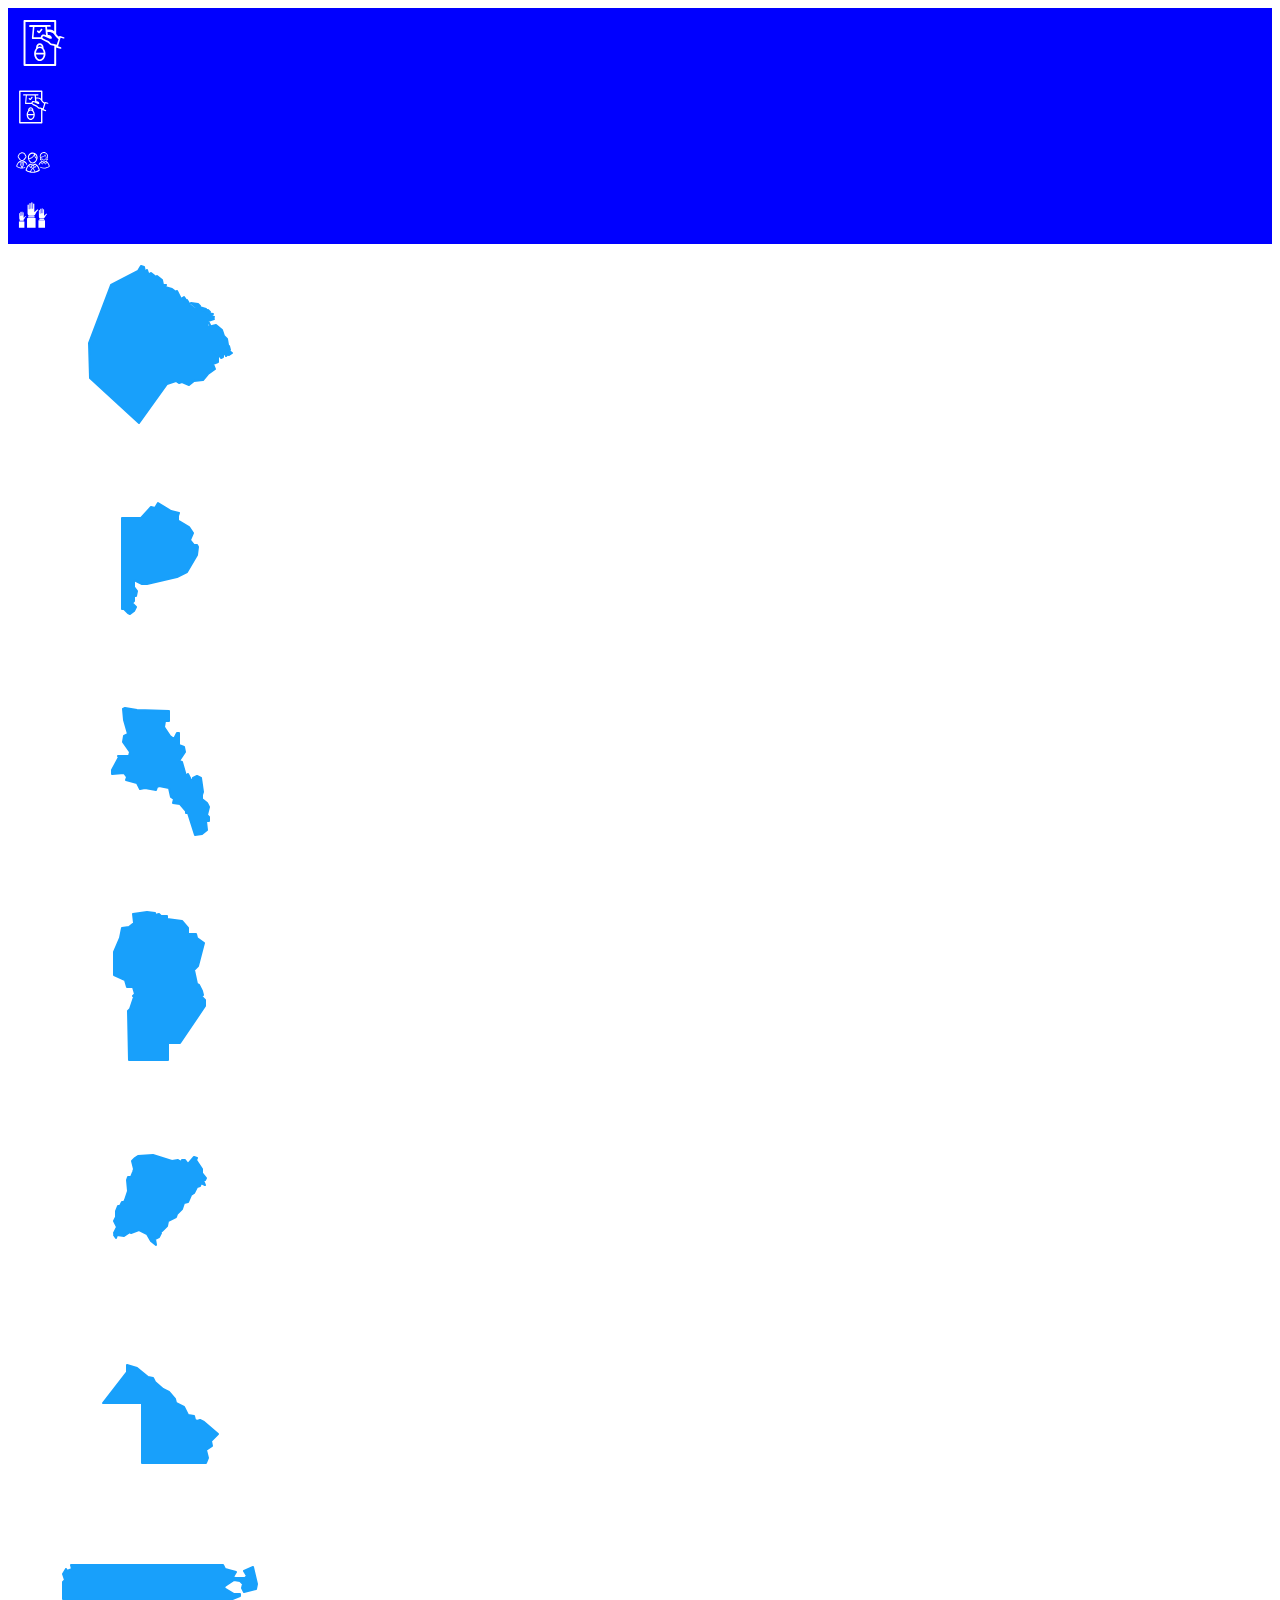
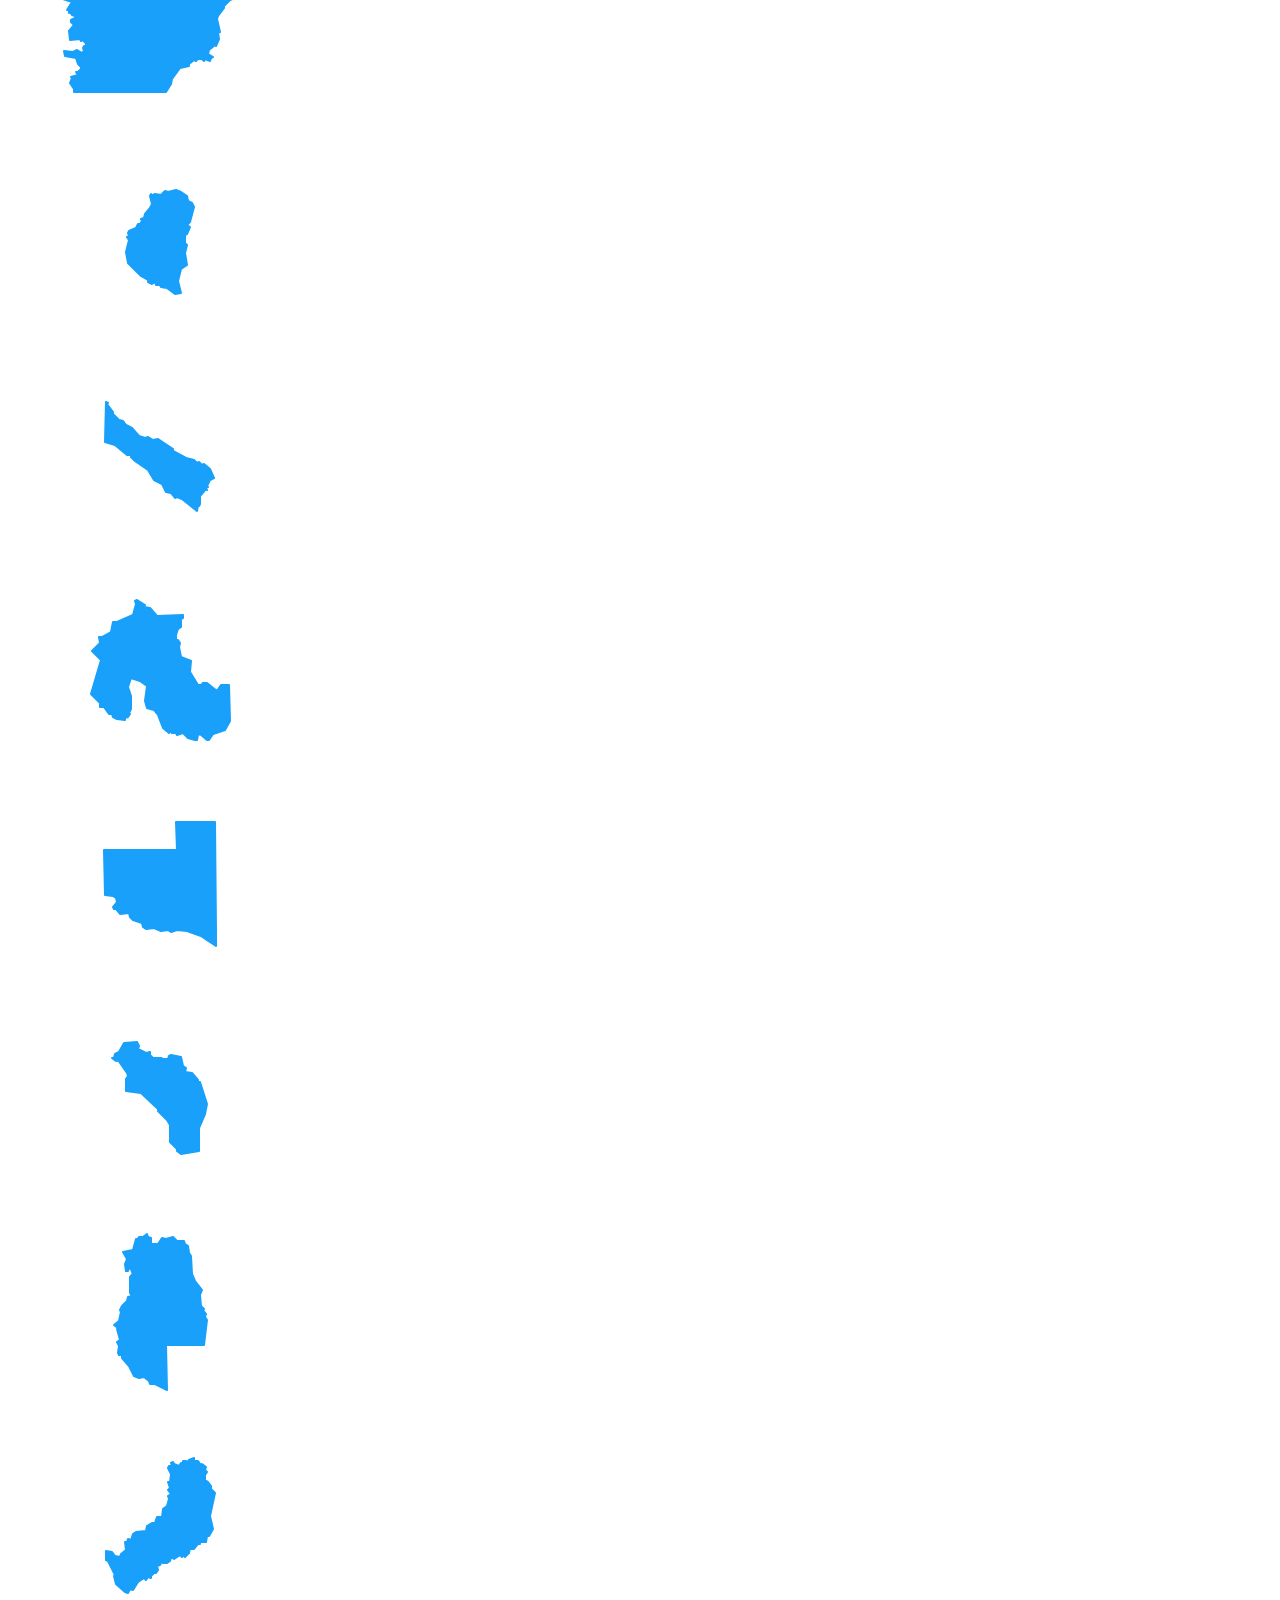
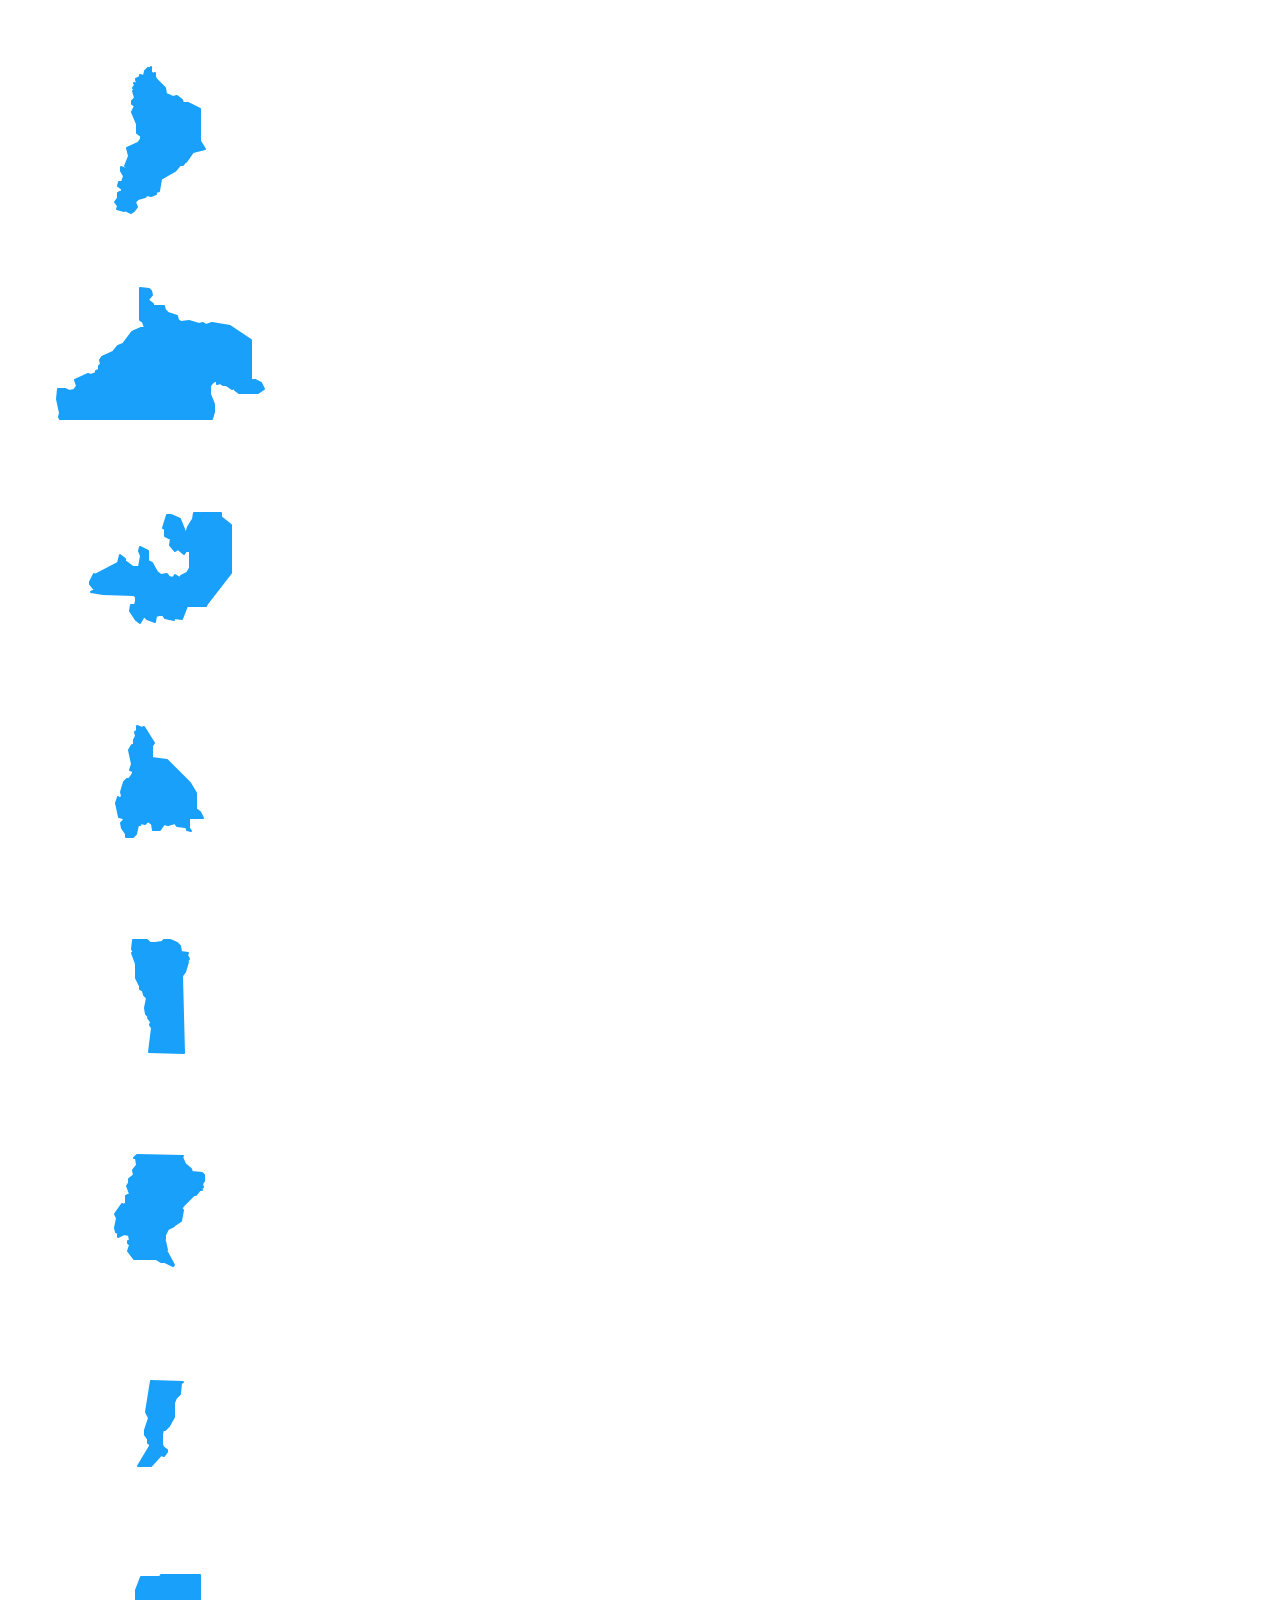
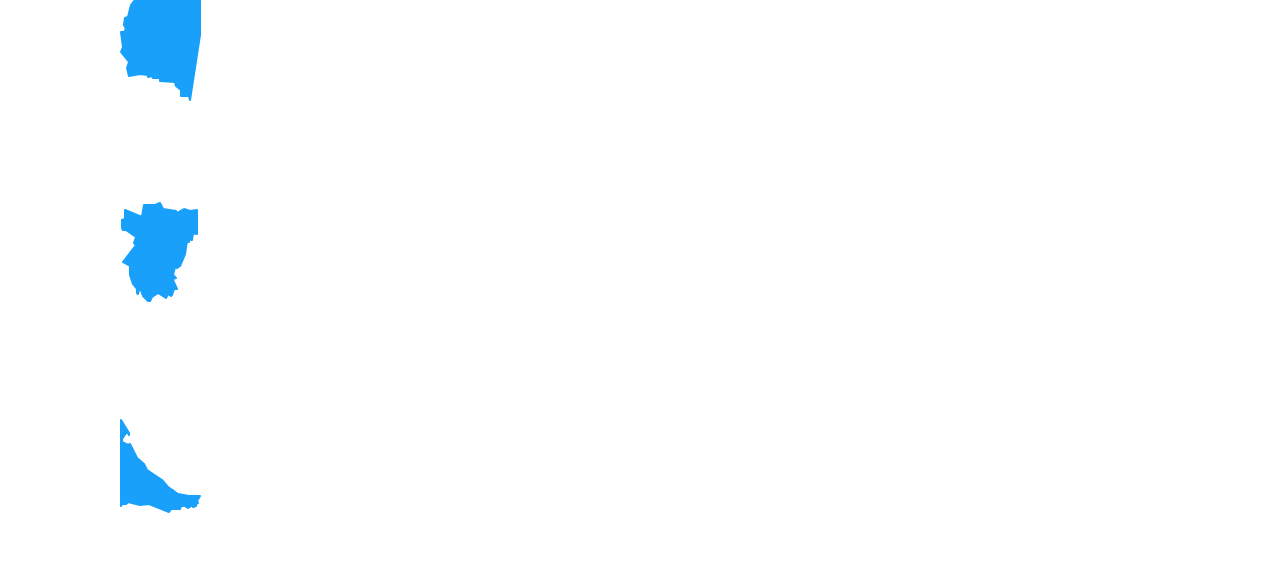
<file: iconosSVG.html>
<!DOCTYPE html>
<html lang="en">

<head>
    <meta charset="UTF-8">
    <meta name="viewport" content="width=device-width, initial-scale=1.0">
    <title>Document</title>
</head>

<body>
    <!--URNA-->
    <div style="background-color: blue;">
        <svg version="1.1" id="Capa_1" xmlns="http://www.w3.org/2000/svg" xmlns:xlink="http://www.w3.org/1999/xlink"
            x="0px" y="0px" width="841.889px" height="595.281px" viewBox="0 0 841.889 595.281"
            enable-background="new 0 0 841.889 595.281" xml:space="preserve" class="v-icon__component theme--light"
            style="font-size: 70px; height: 70px; width: 70px;">
            <g>
                <path fill="#FFFFFF"
                    d="M671.434,227.503l-43.614-14.145c-2.358-1.179-4.716-1.179-8.252,1.179 c-2.357,1.179-4.715,3.536-4.715,5.894l-1.179,3.536c-9.431-8.251-22.396-20.039-34.185-35.363V31.827 c0-7.072-5.894-11.788-11.788-11.788H198.746c-7.073,0-11.788,5.895-11.788,11.788v530.448c0,7.072,4.715,11.787,11.788,11.787 h368.955c7.073,0,11.788-4.715,11.788-11.787V348.917c1.179,2.357,3.536,3.536,4.715,4.716l44.794,14.145c1.179,0,2.357,0,3.536,0 c4.715,0,8.251-2.357,9.43-7.072s-1.179-10.609-5.894-12.967l0,0l-34.185-11.787l30.648-102.554l34.185,10.608l0,0 c4.715,1.179,10.608-1.179,12.966-7.072C679.685,234.576,676.149,228.682,671.434,227.503z M555.914,550.487H210.533V43.615 h345.381v113.162c-29.47-25.934-77.799-21.218-83.693-20.039l-3.536-34.185h35.363c5.894,0,10.609-4.715,10.609-10.609 c0-5.894-4.716-10.608-10.609-10.608H262.4c-4.715,2.357-9.43,7.072-9.43,12.966c0,5.895,4.715,10.609,10.608,10.609h35.363 l-11.787,132.022c0,2.357,1.179,5.894,2.357,8.251c2.357,2.358,4.715,3.537,7.072,3.537h103.731 c5.895,9.43,15.324,12.966,16.503,14.145c0,0,29.47,15.324,51.866,24.755c12.967,5.894,15.324,9.43,20.039,14.145 c2.357,3.537,5.894,7.073,10.609,10.609c14.146,12.967,34.185,14.146,40.078,15.324l17.682,4.715L555.914,550.487z M456.897,203.927l-8.251-3.536c-1.179-1.179-17.682-8.251-31.827-3.536c-8.251,2.357-14.145,8.251-18.86,17.682 c-2.357,4.715-3.536,8.251-3.536,12.967h-87.229l10.608-122.593h130.844L456.897,203.927z M585.383,319.448l-42.436-11.788 c-1.179,0-2.357,0-3.536,0c0,0-17.682,0-28.291-9.431c-3.536-3.536-5.894-7.072-8.251-9.43 c-5.894-7.073-11.788-12.967-27.112-20.039c-22.396-9.431-50.687-24.755-51.865-24.755c0,0-7.073-3.536-9.431-9.43 c-1.179-3.536-1.179-7.072,1.179-10.609c2.357-4.715,4.716-5.894,7.073-7.072c5.894-2.357,14.145,1.179,17.682,2.357l62.475,25.933 c4.715,1.18,15.324,4.716,22.396-2.357c4.715-4.715,3.536-11.787-2.357-21.218c-10.609-16.503-29.469-20.039-37.721-20.039 c-1.179,0-2.357,0-2.357,0c-1.179,0-2.357,0-3.536,0l0,0l-4.716-36.542l-1.179-8.251c0,0,0,0,1.179,09c0,0,56.581-8.252,76.621,24.754c15.323,25.933,38.899,50.688,56.58,62.475L585.383,319.448z">
                </path>
                <path fill="#FFFFFF"
                    d="M368.49,179.174c2.357,1.179,3.536,2.357,5.894,2.357l0,0l0,0c3.536,0,5.895-1.179,8.252-3.536 l29.469-35.363c3.536-4.715,2.357-10.609-1.179-14.146c-2.357-1.179-4.715-2.357-7.072-2.357c-2.358,0-4.716,1.179-7.073,3.536 l-12.966,15.324l-9.431,11.788l-5.894-4.716l-4.715-3.536c-4.716-3.536-10.609-2.357-14.146,2.357 c-3.536,4.716-2.357,10.609,2.357,14.146L368.49,179.174z">
                </path>
                <path fill="#FFFFFF"
                    d="M427.428,359.526c0-2.357,0-3.536,0-5.894c0,0,0,0,0-1.18l0,0l0,0c0-28.29-20.039-50.688-44.793-50.688 c-24.755,0-44.794,22.397-44.794,50.688l0,0l0,0c0,2.358,0,4.716,0,7.073c-14.145,16.503-23.575,40.078-23.575,67.189l0,0l0,0 c0,48.33,30.648,88.408,68.369,88.408c37.72,0,68.368-40.078,68.368-88.408l0,0l0,0 C451.003,399.604,441.573,376.029,427.428,359.526z M382.635,495.085c-23.576,0-43.615-25.933-47.151-57.76h94.302 C427.428,469.152,407.389,495.085,382.635,495.085z M406.21,344.202c-7.073-3.536-15.324-5.894-23.575-5.894 c-8.252,0-16.503,2.357-23.576,5.894c3.537-12.967,12.967-21.218,23.576-21.218C394.422,321.805,403.853,331.235,406.21,344.202z M382.635,358.347c23.575,0,43.614,24.754,47.15,57.76h-94.302C339.02,383.101,359.059,358.347,382.635,358.347z">
                </path>
            </g>
        </svg>

    </div>

    <!--Recuadros-->
    <div style="background-color: blue;">
        <svg version="1.1" id="Capa_1" xmlns="http://www.w3.org/2000/svg" xmlns:xlink="http://www.w3.org/1999/xlink"
            x="0px" y="0px" width="841.889px" height="595.281px" viewBox="0 0 841.889 595.281"
            enable-background="new 0 0 841.889 595.281" xml:space="preserve" class="v-icon__component theme--light"
            style="font-size: 50px; height: 50px; width: 50px;">
            <g>
                <path fill="#FFFFFF"
                    d="M671.434,227.503l-43.614-14.145c-2.358-1.179-4.716-1.179-8.252,1.179
                                                        c-2.357,1.179-4.715,3.536-4.715,5.894l-1.179,3.536c-9.431-8.251-22.396-20.039-34.185-35.363V31.827
                                                        c0-7.072-5.894-11.788-11.788-11.788H198.746c-7.073,0-11.788,5.895-11.788,11.788v530.448c0,7.072,4.715,11.787,11.788,11.787
                                                        h368.955c7.073,0,11.788-4.715,11.788-11.787V348.917c1.179,2.357,3.536,3.536,4.715,4.716l44.794,14.145c1.179,0,2.357,0,3.536,0
                                                        c4.715,0,8.251-2.357,9.43-7.072s-1.179-10.609-5.894-12.967l0,0l-34.185-11.787l30.648-102.554l34.185,10.608l0,0
                                                        c4.715,1.179,10.608-1.179,12.966-7.072C679.685,234.576,676.149,228.682,671.434,227.503z M555.914,550.487H210.533V43.615
                                                        h345.381v113.162c-29.47-25.934-77.799-21.218-83.693-20.039l-3.536-34.185h35.363c5.894,0,10.609-4.715,10.609-10.609
                                                        c0-5.894-4.716-10.608-10.609-10.608H262.4c-4.715,2.357-9.43,7.072-9.43,12.966c0,5.895,4.715,10.609,10.608,10.609h35.363
                                                        l-11.787,132.022c0,2.357,1.179,5.894,2.357,8.251c2.357,2.358,4.715,3.537,7.072,3.537h103.731
                                                        c5.895,9.43,15.324,12.966,16.503,14.145c0,0,29.47,15.324,51.866,24.755c12.967,5.894,15.324,9.43,20.039,14.145
                                                        c2.357,3.537,5.894,7.073,10.609,10.609c14.146,12.967,34.185,14.146,40.078,15.324l17.682,4.715L555.914,550.487z
                                                        M456.897,203.927l-8.251-3.536c-1.179-1.179-17.682-8.251-31.827-3.536c-8.251,2.357-14.145,8.251-18.86,17.682
                                                        c-2.357,4.715-3.536,8.251-3.536,12.967h-87.229l10.608-122.593h130.844L456.897,203.927z M585.383,319.448l-42.436-11.788
                                                        c-1.179,0-2.357,0-3.536,0c0,0-17.682,0-28.291-9.431c-3.536-3.536-5.894-7.072-8.251-9.43
                                                        c-5.894-7.073-11.788-12.967-27.112-20.039c-22.396-9.431-50.687-24.755-51.865-24.755c0,0-7.073-3.536-9.431-9.43
                                                        c-1.179-3.536-1.179-7.072,1.179-10.609c2.357-4.715,4.716-5.894,7.073-7.072c5.894-2.357,14.145,1.179,17.682,2.357l62.475,25.933
                                                        c4.715,1.18,15.324,4.716,22.396-2.357c4.715-4.715,3.536-11.787-2.357-21.218c-10.609-16.503-29.469-20.039-37.721-20.039
                                                        c-1.179,0-2.357,0-2.357,0c-1.179,0-2.357,0-3.536,0l0,0l-4.716-36.542l-1.179-8.251c0,0,0,0,1.179,0
                                                        c0,0,56.581-8.252,76.621,24.754c15.323,25.933,38.899,50.688,56.58,62.475L585.383,319.448z">
                </path>
                <path fill="#FFFFFF" d="M368.49,179.174c2.357,1.179,3.536,2.357,5.894,2.357l0,0l0,0c3.536,0,5.895-1.179,8.252-3.536
                                                        l29.469-35.363c3.536-4.715,2.357-10.609-1.179-14.146c-2.357-1.179-4.715-2.357-7.072-2.357c-2.358,0-4.716,1.179-7.073,3.536
                                                        l-12.966,15.324l-9.431,11.788l-5.894-4.716l-4.715-3.536c-4.716-3.536-10.609-2.357-14.146,2.357
                                                        c-3.536,4.716-2.357,10.609,2.357,14.146L368.49,179.174z">
                </path>
                <path fill="#FFFFFF"
                    d="M427.428,359.526c0-2.357,0-3.536,0-5.894c0,0,0,0,0-1.18l0,0l0,0c0-28.29-20.039-50.688-44.793-50.688
                                                        c-24.755,0-44.794,22.397-44.794,50.688l0,0l0,0c0,2.358,0,4.716,0,7.073c-14.145,16.503-23.575,40.078-23.575,67.189l0,0l0,0
                                                        c0,48.33,30.648,88.408,68.369,88.408c37.72,0,68.368-40.078,68.368-88.408l0,0l0,0
                                                        C451.003,399.604,441.573,376.029,427.428,359.526z M382.635,495.085c-23.576,0-43.615-25.933-47.151-57.76h94.302
                                                        C427.428,469.152,407.389,495.085,382.635,495.085z M406.21,344.202c-7.073-3.536-15.324-5.894-23.575-5.894
                                                        c-8.252,0-16.503,2.357-23.576,5.894c3.537-12.967,12.967-21.218,23.576-21.218C394.422,321.805,403.853,331.235,406.21,344.202z
                                                        M382.635,358.347c23.575,0,43.614,24.754,47.15,57.76h-94.302C339.02,383.101,359.059,358.347,382.635,358.347z">
                </path>
            </g>
        </svg>
    </div>
    <div style="background-color: blue;">
        <svg version="1.1" id="Layer_1" xmlns="http://www.w3.org/2000/svg" xmlns:xlink="http://www.w3.org/1999/xlink"
            x="0px" y="0px" width="841.889px" height="595.281px" viewBox="0 0 841.889 595.281"
            enable-background="new 0 0 841.889 595.281" xml:space="preserve" class="v-icon__component theme--light"
            style="font-size: 50px; height: 50px; width: 50px;">
            <title>comunidad</title>
            <path fill="#FFFFFF"
                d="M462.824,342.115h-0.59c-3.125-1.252-6.67-0.854-9.438,1.062c-10.771,7.341-23.424,11.436-36.453,11.797
                                                        c-13.2-0.436-26.022-4.519-37.043-11.797c-2.89-1.642-6.43-1.642-9.319,0c-54.148,26.779-76.682,98.859-71.845,112.897
                                                        c0.632,1.725,1.735,3.237,3.186,4.365c34.136,22.816,73.983,35.608,115.021,36.925c41.28-0.521,81.446-13.472,115.257-37.161
                                                        c1.454-1.173,2.557-2.724,3.186-4.482C539.387,440.739,516.973,368.659,462.824,342.115z M458.813,359.693
                                                        c5.067,2.88,9.848,6.237,14.275,10.027l-21.707,27.016l-21.353-26.426c10.135-1.979,19.866-5.647,28.784-10.854V359.693z
                                                        M434.039,395.084l-17.342,20.999c0,0,0,0.59,0,0.826c0,0.235,0,0,0-0.826l-17.224-20.999l17.578-21.471L434.039,395.084z
                                                        M373.992,359.693c8.952,5.199,18.728,8.83,28.902,10.735l-21.588,26.308l-22.061-27.252c4.616-3.762,9.55-7.117,14.746-10.027
                                                        V359.693z M315.007,447.464c5.307-26.169,17.715-50.372,35.863-69.957l25.6,32.088c1.272,1.329,3,2.13,4.837,2.241
                                                        c1.824-0.022,3.548-0.841,4.719-2.241l4.837-5.898l12.977,15.69l-31.853,52.497c-20.349-4.863-39.705-13.204-57.216-24.656
                                                        L315.007,447.464z M416.579,478.725c-10.703-0.196-21.366-1.381-31.852-3.539l31.852-52.143l32.088,52.496
                                                        c-10.662,1.965-21.481,2.952-32.323,2.95L416.579,478.725z M461.29,472.709l-32.441-52.851l12.977-15.69l4.955,5.898
                                                        c1.138,1.441,2.883,2.27,4.719,2.242l0,0c1.824-0.023,3.548-0.842,4.719-2.242l25.718-32.56
                                                        c18.07,19.442,30.544,43.411,36.099,69.367c-17.312,11.868-36.609,20.539-56.979,25.6L461.29,472.709z">
            </path>
            <path fill="#FFFFFF" d="M416.462,340.935c45.3,0,81.753-54.856,81.753-100.157c1.717-45.184-33.521-83.204-78.705-84.92
                                                        s-83.204,33.521-84.92,78.706c-0.078,2.07-0.078,4.144,0,6.214C334.59,286.079,371.043,340.935,416.462,340.935z M480.756,240.778
                                                        c0,1.298,0,2.596,0,3.894c-18.168-6.606-25.364-40.229-27.842-56.98C470.381,199.714,480.797,219.574,480.756,240.778z
                                                        M352.05,240.778c0.387-35.316,29.094-63.76,64.412-63.822c7.58,0.036,15.093,1.435,22.178,4.129
                                                        c-5.771,25.088-21.943,46.535-44.475,58.985c-12.627,7.394-27.523,9.911-41.88,7.079C352.168,244.553,352.05,242.666,352.05,240.778
                                                        z M362.549,260.244c13.056-0.269,25.851-3.71,37.278-10.028c19.154-10.271,34.437-26.506,43.531-46.244
                                                        c4.719,20.645,14.864,47.188,35.392,53.087c-6.96,32.56-33.268,66.418-62.406,66.418s-54.03-32.089-61.816-63.94
                                                        C357.182,259.952,359.863,260.188,362.549,260.244z"></path>
            <path fill="#FFFFFF"
                d="M542.454,249.036l0.944,3.186c0.522,1.727,0.839,3.508,0.943,5.309l0,0c-0.551,1.18-1.966,3.657-4.247,7.433
                                                        l-1.062,1.77c-1.563,2.695-1.181,6.096,0.943,8.376c6.438,6.525,14.637,11.034,23.595,12.977c0.584,0.114,1.185,0.114,1.77,0
                                                        c3.892,0.367,7.345-2.489,7.713-6.381c0.352-3.722-2.251-7.075-5.943-7.658c-4.577-1.021-8.934-2.859-12.859-5.427
                                                        c1.602-2.582,2.87-5.356,3.775-8.258c0.116-1.177,0.116-2.362,0-3.539c-0.062-3.077-0.537-6.133-1.416-9.083l-0.943-3.422
                                                        c0-1.298-0.826-2.595-1.18-3.893v-1.18c-3.318-7.425-5.047-15.462-5.073-23.595c0.729-30.418,25.977-54.486,56.395-53.759
                                                        s54.486,25.977,53.759,56.395c-0.187,7.795-2.025,15.461-5.395,22.492l-2.124,7.433c-0.941,3.021-1.457,6.157-1.533,9.319
                                                        c-0.116,1.177-0.116,2.362,0,3.539c-0.056,0.352-0.056,0.71,0,1.062c0.976,2.515,2.201,4.926,3.657,7.196
                                                        c-2.936,1.979-6.159,3.49-9.556,4.483c-3.891,0.815-6.383,4.629-5.567,8.52c0.815,3.89,4.63,6.382,8.52,5.566
                                                        c0.443-0.093,0.877-0.228,1.294-0.401c7.512-2.082,14.32-6.159,19.701-11.797c2.093-2.286,2.518-5.642,1.062-8.376l-1.062-1.77
                                                        c-0.943-1.534-3.421-5.663-4.246-7.314v-0.59c0.017-1.81,0.336-3.604,0.943-5.309c0.59-2.478,1.298-4.837,1.77-6.371
                                                        c15.945-34.834,0.633-75.999-34.201-91.944s-75.999-0.633-91.944,34.201c-8.279,18.087-8.396,38.857-0.319,57.036L542.454,249.036z">
            </path>
            <path fill="#FFFFFF" d="M642.375,297.64c-2.532-1.03-5.412-0.72-7.668,0.825c-8.872,5.963-19.276,9.24-29.965,9.438
                                                        c-10.801-0.386-21.289-3.732-30.318-9.674c-2.138-1.544-4.956-1.771-7.313-0.59l0,0c-23.636,13.269-41.938,34.323-51.789,59.575
                                                        c3.657,4.247,7.078,8.612,10.263,12.977c5.804-16.099,14.791-30.863,26.426-43.413l24.42,27.134
                                                        c0.923,1.054,2.257,1.656,3.657,1.651l0,0c1.508-0.124,2.886-0.899,3.775-2.124l20.526-29.729l20.881,30.201
                                                        c0.928,1.18,2.285,1.943,3.775,2.123l0,0c1.43-0.02,2.79-0.615,3.774-1.651l24.893-27.134c15.105,16.03,25.513,35.905,30.082,57.452
                                                        c-24.783,16.33-53.728,25.214-83.405,25.6c-22.516-0.792-44.649-6.045-65.12-15.454c3.217,5.863,6.131,11.888,8.73,18.05
                                                        c18.353,6.987,37.713,10.971,57.334,11.797c33.779-0.463,66.647-11.022,94.376-30.318c1.199-0.993,2.098-2.301,2.596-3.775
                                                        C705.608,378.923,687.204,319.819,642.375,297.64z M579.615,342.705l-20.881-22.65c3.726-2.86,7.67-5.425,11.797-7.668
                                                        c7.562,4.349,15.827,7.343,24.42,8.848L579.615,342.705z M629.989,342.705l-14.864-21.353c8.595-1.564,16.855-4.598,24.42-8.966
                                                        c4.164,2.182,8.113,4.749,11.797,7.668L629.989,342.705z"></path>
            <path fill="#FFFFFF"
                d="M628.337,190.877c-1.385-2.284-4.359-3.014-6.644-1.628c-1.115,0.676-1.91,1.773-2.204,3.044
                                                        c-6.253,27.959-24.774,29.492-39.639,30.79c-8.729,0.708-18.639,1.651-18.639,11.207c0,24.185,19.465,53.323,43.53,53.323
                                                        c24.066,0,43.649-29.139,43.649-53.323C643.531,219.045,636.794,204.462,628.337,190.877z M604.743,278.057
                                                        c-17.932,0-33.976-24.42-34.094-43.649c3.214-1.169,6.607-1.768,10.027-1.77c13.213-1.18,34.447-2.949,44.711-27.251
                                                        c5.456,9.175,9.925,18.903,13.331,29.021C638.719,253.637,622.792,278.057,604.743,278.057z">
            </path>
            <path fill="#FFFFFF" d="M313.709,362.996c3.304-4.011,6.843-7.903,10.5-11.797c-10.078-22.699-27.316-41.47-49.076-53.44l0,0
                                                        c-2.572-1.03-5.487-0.721-7.786,0.825c-8.815,5.99-19.19,9.271-29.847,9.438c-10.771-0.347-21.232-3.697-30.2-9.674
                                                        c-2.422-1.345-5.365-1.345-7.786,0c-44.476,22.061-62.879,81.046-58.985,92.606c0.544,1.449,1.483,2.717,2.713,3.657
                                                        c28.015,18.697,60.712,29.161,94.377,30.201c16.017-0.268,31.911-2.851,47.188-7.669c1.908-5.903,4.153-11.693,6.724-17.341
                                                        c-14.479,5.61-29.701,9.067-45.183,10.263l25.01-51.553c1.152-2.354,0.273-5.196-2.005-6.488l-10.146-5.898l21.234-27.605
                                                        C295.008,330.396,306.432,345.669,313.709,362.996z M153.741,384.349c5.684-25.848,19.895-49.032,40.346-65.828l21.234,27.487
                                                        l-10.146,5.898c-2.234,1.332-3.06,4.165-1.887,6.488l24.892,51.554C201.697,407.4,176.191,398.629,153.741,384.349z
                                                        M232.192,396.146l-18.285-37.751l10.971-6.488c1.257-0.7,2.157-1.9,2.478-3.304c0.226-1.408-0.114-2.85-0.943-4.011l-24.303-32.088
                                                        l0,0c9.059,5.185,19.108,8.401,29.493,9.438c0.472,22.65,0.708,55.564,0.59,73.731V396.146z M247.764,344.593
                                                        c-1.677,2.163-1.283,5.275,0.879,6.952c0.171,0.132,0.35,0.253,0.536,0.362l10.972,6.488l-17.932,38.341c0-12.505,0-35.392,0-74.204
                                                        c10.56-1.072,20.771-4.369,29.965-9.673l0,0L247.764,344.593z">
            </path>
            <path fill="#FFFFFF"
                d="M180.521,255.171c5.19,10.382,23.594,41.525,56.743,41.525c33.15,0,51.554-31.144,56.744-41.525
                                                        c7.55-3.822,12.906-10.921,14.511-19.229c4.03-10.152,3.024-21.612-2.714-30.908c-1.321-1.697-2.869-3.205-4.601-4.482
                                                        c-9.042-35.281-44.972-56.552-80.253-47.51c-23.321,5.977-41.532,24.188-47.509,47.51c-1.962,1.255-3.68,2.854-5.073,4.719
                                                        c-5.66,9.234-6.664,20.588-2.713,30.672C167.249,244.36,172.775,251.508,180.521,255.171z M180.521,214.235
                                                        c1.003-1.31,2.491-2.16,4.129-2.359l0,0c0.77,0.139,1.506-0.372,1.645-1.142c0.003-0.013,0.005-0.025,0.007-0.038
                                                        c3.3-27.756,28.475-47.581,56.23-44.281c23.217,2.76,41.521,21.064,44.28,44.281c0.178,0.805,0.959,1.325,1.77,1.18
                                                        c1.693,0.124,3.247,0.987,4.247,2.359c1.651,2.241,3.067,7.078,0,17.342c-1.415,4.954-4.247,10.735-8.848,9.438
                                                        c-0.716-0.241-1.494,0.122-1.77,0.825c-7.668,19.584-24.892,39.284-45.772,39.284s-38.223-19.818-45.891-39.52
                                                        c-0.238-0.571-0.797-0.944-1.416-0.944l0,0c-4.601,1.534-7.55-4.364-8.966-9.319c-2.595-10.027-1.18-14.864,0.473-17.105H180.521z">
            </path>
        </svg>
    </div>
    <div style="background-color: blue;">
        <svg version="1.1" id="Layer_1" xmlns="http://www.w3.org/2000/svg" xmlns:xlink="http://www.w3.org/1999/xlink"
            x="0px" y="0px" width="841.889px" height="595.281px" viewBox="0 0 841.889 595.281"
            enable-background="new 0 0 841.889 595.281" xml:space="preserve" class="v-icon__component theme--light"
            style="font-size: 50px; height: 50px; width: 50px;">
            <title>participacion</title>
            <path fill="#FFFFFF"
                d="M508.832,212.347c-2.05-2.229-4.488-4.068-7.195-5.427c-2.793-1.033-5.824-1.238-8.73-0.59
                c-1.705,0.26-3.37,0.735-4.955,1.416c-10.957,5.935-20.277,14.485-27.133,24.892c-4.26,6.344-10.35,11.24-17.46,14.038V116.909
                c1.236-5.799-2.462-11.501-8.261-12.737s-11.502,2.462-12.737,8.261c-0.315,1.476-0.315,3.001,0,4.477v70.782
                c0,2.802-2.271,5.073-5.073,5.073s-5.072-2.271-5.072-5.073V97.326c0.751-6.472-3.886-12.327-10.357-13.079
                c-0.048-0.006-0.095-0.011-0.143-0.016c-6.479,0.673-11.188,6.473-10.515,12.953c0.005,0.047,0.011,0.095,0.016,0.142v90.247
                c0,2.802-2.271,5.073-5.072,5.073c-2.802,0-5.073-2.271-5.073-5.073v-80.81c0.771-6.364-3.682-12.18-10.027-13.095
                c-6.48,0.673-11.188,6.473-10.515,12.953c0.005,0.047,0.01,0.095,0.016,0.142v90.365c0,2.802-2.271,5.073-5.073,5.073
                s-5.072-2.271-5.072-5.073v-61.816c0.751-6.472-3.886-12.327-10.357-13.079c-0.048-0.005-0.095-0.011-0.143-0.016
                c-6.48,0.674-11.188,6.473-10.515,12.953c0.005,0.047,0.01,0.095,0.016,0.142v128.234c-1.572,18.48,6.725,36.419,21.824,47.188
                h81.636c11.325-6.8,20.806-16.28,27.605-27.605c2.595-4.837,4.837-9.319,7.078-13.566c6.687-16.377,16.459-31.315,28.785-44.003
                c3.446-2.846,7.115-5.409,10.971-7.668c1.093-0.64,1.863-1.711,2.123-2.949C509.631,214.033,509.414,213.078,508.832,212.347z">
            </path>
            <path fill="#FFFFFF" d="M328.573,348.25h127.645c4.495,0,8.14,3.645,8.14,8.14l0,0v154.66l0,0H320.552l0,0V356.272
                C320.615,351.868,324.17,348.313,328.573,348.25z"></path>
            <rect x="339.073" y="317.695" fill="#FFFFFF" width="108.061" height="22.533"></rect>
            <path fill="#FFFFFF" d="M657.24,282.422c-1.578-1.706-3.458-3.105-5.544-4.129c-2.162-0.592-4.444-0.592-6.606,0
                c-1.346,0.213-2.655,0.61-3.894,1.18c-8.328,4.552-15.416,11.073-20.645,18.993c-3.306,4.799-7.938,8.529-13.331,10.736v-99.804
                c1.083-4.431-1.632-8.899-6.062-9.982c-4.431-1.082-8.899,1.632-9.982,6.062c-0.314,1.288-0.314,2.632,0,3.92V263.9
                c0.207,2.307-1.473,4.354-3.774,4.602c-2.343-0.122-4.143-2.12-4.021-4.462c0.002-0.047,0.005-0.093,0.009-0.14v-69.484
                c1.083-4.431-1.632-8.899-6.062-9.981c-4.431-1.083-8.899,1.631-9.982,6.062c-0.314,1.288-0.314,2.632,0,3.92v69.013
                c0.373,2.117-1.041,4.137-3.159,4.51c-2.117,0.372-4.136-1.042-4.509-3.159c-0.078-0.447-0.078-0.904,0-1.351v-61.816
                c0.939-4.463-1.918-8.843-6.381-9.781c-4.463-0.939-8.842,1.917-9.781,6.381c-0.235,1.121-0.235,2.279,0,3.4v69.721
                c0.737,2.02-0.303,4.255-2.322,4.992c-2.02,0.736-4.254-0.303-4.991-2.322c-0.315-0.862-0.315-1.808,0-2.67v-47.188
                c0.938-4.463-1.918-8.842-6.381-9.781s-8.843,1.918-9.781,6.381c-0.236,1.121-0.236,2.279,0,3.4v98.152
                c-1.186,13.88,4.937,27.377,16.162,35.627h62.524c8.877-5.241,16.299-12.623,21.588-21.471l5.309-10.382
                c5.146-12.51,12.633-23.922,22.061-33.622c2.67-2.135,5.467-4.104,8.376-5.898c0.834-0.489,1.431-1.3,1.652-2.241
                C657.869,283.641,657.694,282.938,657.24,282.422z"></path>
            <path fill="#FFFFFF" d="M519.332,386.472h97.68c3.453,0,6.252,2.799,6.252,6.252v117.971l0,0H512.608l0,0V392.724
                c-0.01-3.453,2.781-6.26,6.234-6.27C519.006,386.454,519.169,386.46,519.332,386.472z">
            </path>
            <rect x="527.354" y="363.114" fill="#FFFFFF" width="82.698" height="17.224"></rect>
            <path fill="#FFFFFF" d="M304.508,320.173c-1.309-1.415-2.869-2.575-4.602-3.421c-1.851-0.524-3.812-0.524-5.662,0l-3.186,0.943
                c-6.955,3.823-12.869,9.291-17.224,15.927c-2.748,4.048-6.654,7.173-11.207,8.966v-83.76c0.419-4.117-2.505-7.824-6.606-8.376
                c-4.149,0.493-7.14,4.218-6.725,8.376v45.536c0.135,1.95-1.337,3.641-3.287,3.774c-0.005,0.001-0.011,0.001-0.016,0.001
                c-1.909-0.187-3.322-1.861-3.186-3.775v-57.688c0.352-4.139-2.607-7.824-6.725-8.376c-4.116,0.552-7.075,4.237-6.724,8.376v57.688
                c0.343,1.792-0.831,3.523-2.623,3.866c-1.792,0.344-3.522-0.831-3.865-2.623c-0.079-0.41-0.079-0.832,0-1.243v-51.671
                c0.412-4.134-2.593-7.824-6.725-8.258c-4.1,0.493-7.071,4.144-6.725,8.258v57.688c0.001,1.759-1.425,3.186-3.184,3.187
                s-3.186-1.425-3.187-3.184c0-0.001,0-0.002,0-0.003v-39.049c0.352-4.139-2.607-7.824-6.725-8.376
                c-4.149,0.493-7.139,4.218-6.725,8.376v82.58c-1.079,11.861,4.222,23.405,13.921,30.318h52.144
                c7.469-4.531,13.645-10.91,17.931-18.521l4.483-8.612c4.286-10.447,10.533-19.979,18.403-28.077c2.212-1.854,4.58-3.511,7.078-4.954
                c0.715-0.38,1.199-1.085,1.298-1.888C305.219,321.508,305.073,320.68,304.508,320.173z">
            </path>
            <path fill="#FFFFFF" d="M189.368,406.999h81.518c2.867,0,5.19,2.324,5.19,5.191v98.859l0,0h-91.898l0,0V412.19
                C184.178,409.323,186.501,406.999,189.368,406.999z"></path>
            <rect x="195.975" y="387.534" fill="#FFFFFF" width="69.013" height="14.393"></rect>
        </svg>
    </div>


    <!--Mapas-->
    <!--//Ciudad Autónoma de Buenos Aires//-->
    <svg height="210" width="800">
        <path class="leaflet-interactive" stroke="#18a0fb" stroke-opacity="1" stroke-width="2" stroke-linecap="round"
            stroke-linejoin="round" fill="#18a0fb" fill-opacity="1" fill-rule="evenodd"
            d="M182 61L179 56L176 58L178 56L176 53L173 55L169 47L168 48L164 45L157 43L158 41L155 41L154 36L149 32L148 33L143 29L142 30L145 32L140 29L138 32L137 30L140 29L139 26L137 28L136 23L133 22L130 27L103 41L81 99L82 134L131 179L159 140L168 137L171 139L174 138L181 141L186 137L195 136L200 130L207 125L205 120L210 118L210 112L205 107L210 110L213 114L215 113L215 110L217 110L218 112L219 111L217 109L221 111L224 109L220 106L222 106L221 102L218 102L216 104L215 103L217 102L212 102L220 101L219 95L216 92L214 86L208 81L200 83L199 80L201 79L202 81L200 77L206 75L203 75L203 73L206 73L201 71L205 70L199 69L198 68L202 68L200 66L195 67L194 66L198 65L188 62L192 62L190 60L183 59L189 64L187 65z">
        </path>
    </svg>

    <!--//Buenos Aires//-->
    <svg height="210" width="800">
        <path class="leaflet-interactive" stroke="#18a0fb" stroke-opacity="1" stroke-width="2" stroke-linecap="round"
            stroke-linejoin="round" fill="#18a0fb" fill-opacity="1" fill-rule="evenodd"
            d="M171 55L163 53L150 45L147 50L143 49L133 60L114 60L114 151L116 151L120 155L122 156L126 153L128 149L124 145L126 143L126 138L128 138L129 133L126 129L126 122L134 126L139 126L169 119L179 114L189 97L190 89L189 87L186 87L182 82L185 75L181 69L171 63L170 64L170 58z">
        </path>
    </svg>

    <!--//Catamarca//-->
    <svg height="210" width="800">
        <path class="leaflet-interactive" stroke="#18a0fb" stroke-opacity="1" stroke-width="2" stroke-linecap="round"
            stroke-linejoin="round" fill="#18a0fb" fill-opacity="1" fill-rule="evenodd"
            d="M194 123L195 120L193 106L189 104L185 106L185 108L183 108L180 102L178 104L174 90L171 89L177 80L176 75L171 73L171 61L169 61L166 67L162 64L156 55L157 49L161 49L161 39L129 38L117 36L115 37L116 48L120 62L116 64L115 70L122 80L121 84L110 84L111 85L104 98L104 102L116 101L119 105L118 108L129 111L132 117L137 116L148 118L149 115L151 114L161 116L163 125L166 127L165 131L172 132L178 139L178 141L180 141L187 163L194 162L199 158L198 149L201 149L201 145L199 143L201 135L199 131L194 127L194 124z">
        </path>
    </svg>

    <!--//Córdoba//-->
    <svg height="210" width="800">
        <path class="leaflet-interactive" stroke="#18a0fb" stroke-opacity="1" stroke-width="2" stroke-linecap="round"
            stroke-linejoin="round" fill="#18a0fb" fill-opacity="1" fill-rule="evenodd"
            d="M125 101L127 108L125 110L126 111L122 123L120 125L121 174L160 174L160 157L172 157L197 120L197 114L193 110L195 109L194 105L191 99L189 98L186 84L190 80L196 57L189 52L188 48L180 48L180 42L174 35L159 33L159 30L153 30L151 28L147 29L147 27L139 26L125 28L126 37L121 41L114 42L112 52L106 66L106 89L117 94L119 101z">
        </path>
    </svg>

    <!--//Corrientes//-->
    <svg height="210" width="800">
        <path class="leaflet-interactive" stroke="#18a0fb" stroke-opacity="1" stroke-width="2" stroke-linecap="round"
            stroke-linejoin="round" fill="#18a0fb" fill-opacity="1" fill-rule="evenodd"
            d="M106 135L108 138L109 135L116 136L122 132L123 133L131 130L139 134L143 141L148 145L147 139L151 137L153 133L152 131L154 131L159 126L160 121L168 117L169 114L174 109L176 103L180 102L183 95L186 93L189 87L192 86L193 83L197 85L195 80L197 80L198 78L194 73L194 69L188 60L189 58L186 57L180 64L177 60L174 60L173 62L170 60L164 61L145 55L130 56L127 58L124 61L126 69L125 72L123 77L120 77L119 80L120 91L117 100L116 102L114 102L112 106L110 106L108 111L108 117L106 121L109 127L106 133L107 135z">
        </path>
    </svg>

    <!--//Chaco//-->
    <svg height="210" width="800">
        <path class="leaflet-interactive" stroke="#18a0fb" stroke-opacity="1" stroke-width="2" stroke-linecap="round"
            stroke-linejoin="round" fill="#18a0fb" fill-opacity="1" fill-rule="evenodd"
            d="M152 149L198 149L200 144L198 136L204 132L203 127L210 120L196 108L192 106L189 107L187 106L186 102L180 101L176 93L168 89L167 85L161 78L155 75L147 68L145 64L140 63L129 54L119 51L119 58L95 89L134 89L134 149z">
        </path>
    </svg>

    <!--//Chubut//-->
    <svg height="210" width="800">
        <path class="leaflet-interactive" stroke="#18a0fb" stroke-opacity="1" stroke-width="2" stroke-linecap="round"
            stroke-linejoin="round" fill="#18a0fb" fill-opacity="1" fill-rule="evenodd"
            d="M94 37L63 37L64 41L59 43L58 41L55 46L57 52L55 54L55 71L64 74L59 82L61 82L61 85L62 84L64 87L67 88L67 90L63 92L63 94L66 97L61 103L62 112L72 111L73 113L75 112L78 116L78 118L76 118L75 120L76 123L74 125L69 122L65 124L56 123L57 128L68 130L70 136L73 139L73 141L70 144L68 144L70 147L63 149L64 150L62 155L66 161L66 164L158 164L163 156L164 151L172 140L181 138L181 136L186 132L188 133L190 131L194 131L196 133L197 131L202 133L203 130L205 129L200 126L201 122L207 117L208 118L211 111L210 105L212 104L209 91L210 88L216 80L216 78L222 72L232 68L232 66L226 66L216 60L217 58L226 52L232 53L235 56L234 60L236 64L248 61L249 56L245 39L236 43L239 48L237 50L227 50L225 49L228 44L217 41L215 37L105 37z">
        </path>
    </svg>

    <!--//Entre Rios//-->
    <svg height="210" width="800">
        <path class="leaflet-interactive" stroke="#18a0fb" stroke-opacity="1" stroke-width="2" stroke-linecap="round"
            stroke-linejoin="round" fill="#18a0fb" fill-opacity="1" fill-rule="evenodd"
            d="M168 48L160 50L157 49L153 53L147 52L145 53L145 55L143 52L142 54L144 62L142 66L137 72L136 76L133 77L134 79L132 82L130 82L128 86L121 89L120 91L121 94L119 95L121 98L118 110L120 121L133 134L140 138L140 140L144 142L147 140L148 143L152 143L153 145L159 146L167 152L173 151L170 139L173 127L179 123L177 111L179 103L177 101L177 93L179 92L182 85L179 83L182 80L186 65L184 61L180 59L179 54L173 50z">
        </path>
    </svg>

    <!--//Formosa//-->
    <svg height="210" width="800">
        <path class="leaflet-interactive" stroke="#18a0fb" stroke-opacity="1" stroke-width="2" stroke-linecap="round"
            stroke-linejoin="round" fill="#18a0fb" fill-opacity="1" fill-rule="evenodd"
            d="M98 46L97 86L107 89L119 99L123 99L123 101L127 105L140 114L146 124L154 128L158 136L163 137L167 142L169 141L174 143L189 155L190 149L191 150L192 148L192 140L198 133L199 134L198 132L200 131L199 130L202 124L206 122L202 113L196 108L194 109L191 106L189 107L186 104L178 102L165 95L165 93L150 83L145 84L140 81L137 82L131 80L124 72L118 69L115 65L111 64L105 58L105 56L99 48L100 47z">
        </path>
    </svg>

    <!--//Jujuy//-->
    <svg height="210" width="800">
        <path class="leaflet-interactive" stroke="#18a0fb" stroke-opacity="1" stroke-width="2" stroke-linecap="round"
            stroke-linejoin="round" fill="#18a0fb" fill-opacity="1" fill-rule="evenodd"
            d="M190 115L182 102L183 91L173 87L171 77L172 73L170 70L168 70L168 65L170 59L173 57L173 49L175 48L175 45L149 46L142 38L136 37L137 35L129 30L127 31L128 34L125 45L109 52L105 52L103 62L94 67L91 67L92 73L84 81L93 90L83 124L92 133L92 137L96 137L101 144L104 144L105 147L109 149L117 150L117 148L120 147L122 144L121 143L123 139L123 126L120 117L123 108L132 111L139 116L137 131L139 138L146 140L150 145L155 158L161 163L162 161L164 163L168 163L169 165L175 163L180 168L187 170L189 170L190 165L192 164L199 170L201 170L205 164L217 160L222 151L221 115L213 115L209 121L199 113L195 113L193 115z">
        </path>
    </svg>

    <!--//La Pampa//-->
    <svg height="210" width="800">
        <path class="leaflet-interactive" stroke="#18a0fb" stroke-opacity="1" stroke-width="2" stroke-linecap="round"
            stroke-linejoin="round" fill="#18a0fb" fill-opacity="1" fill-rule="evenodd"
            d="M208 148L207 38L168 38L169 66L96 66L97 111L105 112L108 114L109 118L105 123L106 125L108 125L112 130L121 129L122 133L125 136L134 139L135 143L138 145L146 144L153 147L160 146L163 148L169 146L179 147L193 152L208 162z">
        </path>
    </svg>

    <!--//La Rioja//-->
    <svg height="210" width="800">
        <path class="leaflet-interactive" stroke="#18a0fb" stroke-opacity="1" stroke-width="2" stroke-linecap="round"
            stroke-linejoin="round" fill="#18a0fb" fill-opacity="1" fill-rule="evenodd"
            d="M153 60L145 60L142 57L142 54L138 55L130 51L131 48L129 44L116 45L111 54L107 56L106 60L104 60L108 63L110 62L119 75L120 78L118 81L118 93L133 95L150 111L150 113L159 122L162 127L162 144L169 151L169 153L173 156L191 153L191 130L197 116L199 106L192 84L190 84L190 82L184 75L177 74L178 70L175 68L173 59L163 57L161 58L160 61L155 61z">
        </path>
    </svg>

    <!--//Mendoza//-->
    <svg height="210" width="800">
        <path class="leaflet-interactive" stroke="#18a0fb" stroke-opacity="1" stroke-width="2" stroke-linecap="round"
            stroke-linejoin="round" fill="#18a0fb" fill-opacity="1" fill-rule="evenodd"
            d="M124 60L125 61L122 65L122 81L124 84L120 85L119 89L114 94L112 98L113 100L111 109L106 113L110 116L109 117L112 128L109 130L111 134L110 141L111 143L114 143L114 146L121 154L126 164L131 166L136 165L141 169L142 172L147 172L159 178L158 133L196 133L199 108L197 105L198 102L195 98L196 97L193 94L192 83L194 78L187 69L184 62L183 44L181 41L180 34L177 32L176 29L169 29L165 25L158 27L154 26L150 32L143 32L143 26L140 25L139 22L135 25L131 25L130 27L128 27L125 38L115 40L119 47L117 52L118 59L120 59L121 56L123 57z">
        </path>
    </svg>

    <!--//Misiones//-->
    <svg height="210" width="800">
        <path class="leaflet-interactive" stroke="#18a0fb" stroke-opacity="1" stroke-width="2" stroke-linecap="round"
            stroke-linejoin="round" fill="#18a0fb" fill-opacity="1" fill-rule="evenodd"
            d="M146 147L148 147L150 144L149 140L152 139L154 135L155 137L159 137L162 135L163 131L166 133L172 129L174 131L175 129L177 131L181 127L182 121L183 123L186 123L190 118L192 118L192 116L198 116L199 110L201 110L205 103L202 90L207 67L203 63L203 60L200 56L197 54L197 49L199 46L197 44L198 41L194 38L193 39L190 35L186 35L186 37L186 32L181 34L181 36L180 35L179 37L178 35L175 35L175 37L173 37L171 40L166 38L165 36L163 37L164 40L161 40L160 42L163 48L162 56L160 56L162 62L160 64L163 68L160 70L161 73L159 80L155 83L154 91L149 91L147 97L144 97L139 100L138 105L128 106L125 108L123 114L120 113L119 116L117 116L118 124L113 128L112 131L107 130L104 126L98 125L98 134L100 135L107 149L106 150L108 158L117 166L120 167L122 163L125 164L130 156L136 152L138 154L140 151L143 152L143 150L141 149L143 147L144 149z">
        </path>
    </svg>

    <!--//Neuquén//-->
    <svg height="210" width="800">
        <path class="leaflet-interactive" stroke="#18a0fb" stroke-opacity="1" stroke-width="2" stroke-linecap="round"
            stroke-linejoin="round" fill="#18a0fb" fill-opacity="1" fill-rule="evenodd"
            d="M178 122L185 112L197 109L192 101L192 69L180 63L175 63L174 60L169 56L165 57L158 54L157 48L149 40L147 37L147 33L145 34L143 32L143 27L142 29L140 28L137 31L136 36L132 35L132 37L128 39L129 44L126 43L127 45L125 48L127 51L125 51L127 58L124 61L124 64L127 66L124 72L129 84L129 93L133 96L133 99L130 103L119 108L121 116L117 126L119 126L118 129L113 127L113 131L116 136L114 142L111 142L110 146L114 149L114 151L110 153L110 158L107 162L110 166L109 169L116 171L117 170L123 173L126 171L129 167L127 162L130 159L137 157L139 155L143 156L148 154L148 152L151 151L153 139L167 131L172 125L175 125L177 122z">
        </path>
    </svg>

    <!--//Río Negro//-->
    <svg height="210" width="800">
        <path class="leaflet-interactive" stroke="#18a0fb" stroke-opacity="1" stroke-width="2" stroke-linecap="round"
            stroke-linejoin="round" fill="#18a0fb" fill-opacity="1" fill-rule="evenodd"
            d="M215 131L218 131L224 135L227 134L227 136L231 139L250 139L256 135L253 129L247 126L243 126L243 86L222 72L204 69L198 71L195 69L191 70L181 67L173 68L170 66L169 62L160 59L157 56L156 52L145 52L145 50L140 46L144 41L143 37L141 35L132 34L132 66L135 68L137 74L133 74L124 78L115 90L110 92L105 98L94 103L92 106L93 110L91 112L91 116L88 117L88 119L83 121L80 120L67 126L69 132L66 136L61 137L57 135L50 135L49 145L52 159L51 163L52 165L204 165L206 158L206 150L202 140L202 132L205 128L209 126L211 129L209 128L209 130L212 129z">
        </path>
    </svg>

    <!--//Salta//-->
    <svg height="210" width="800">
        <path class="leaflet-interactive" stroke="#18a0fb" stroke-opacity="1" stroke-width="2" stroke-linecap="round"
            stroke-linejoin="round" fill="#18a0fb" fill-opacity="1" fill-rule="evenodd"
            d="M206 127L223 105L223 57L213 49L213 45L193 45L192 47L192 45L186 45L185 51L180 59L178 66L172 51L163 47L159 47L155 60L157 61L157 68L163 71L162 77L167 83L170 81L176 86L178 83L182 83L182 100L179 105L173 108L172 110L167 107L165 110L161 109L159 106L153 107L149 104L144 95L140 93L140 83L132 79L131 83L133 88L131 99L125 99L117 93L117 91L112 87L110 95L87 107L86 106L82 114L82 116L87 122L83 124L95 126L126 127L128 129L128 133L127 137L123 137L122 143L128 152L132 155L136 148L139 151L147 154L148 148L151 147L155 147L157 150L166 152L166 150L174 151L179 138L198 138L199 136z">
        </path>
    </svg>

    <!--//San Juan//-->
    <svg height="210" width="800">
        <path class="leaflet-interactive" stroke="#18a0fb" stroke-opacity="1" stroke-width="2" stroke-linecap="round"
            stroke-linejoin="round" fill="#18a0fb" fill-opacity="1" fill-rule="evenodd"
            d="M124 93L121 97L119 97L116 100L113 110L114 114L112 117L110 115L108 121L111 135L115 136L116 138L113 141L114 146L118 152L118 155L125 155L128 152L130 143L132 143L133 141L137 142L141 138L141 140L144 142L145 148L152 148L156 142L160 143L167 141L169 144L177 145L179 146L179 148L183 149L181 146L181 136L195 136L192 130L188 127L188 111L182 101L159 78L144 76L144 64L146 61L136 45L134 46L129 44L129 49L127 50L128 54L126 58L126 64L124 63L121 68L124 82L122 88L125 89L125 91z">
        </path>
    </svg>

    <!--//San Luis//-->
    <svg height="210" width="800">
        <path class="leaflet-interactive" stroke="#18a0fb" stroke-opacity="1" stroke-width="2" stroke-linecap="round"
            stroke-linejoin="round" fill="#18a0fb" fill-opacity="1" fill-rule="evenodd"
            d="M128 77L128 82L132 90L132 93L135 95L136 99L139 102L137 112L138 118L141 121L140 122L143 126L142 129L144 132L141 156L176 157L174 80L177 76L180 66L179 65L181 63L179 59L180 57L173 56L172 50L169 47L162 44L156 44L154 46L147 47L142 47L139 44L125 44L124 53L126 57L124 57L128 68L128 76z">
        </path>
    </svg>

    <!--//Santa Cruz//-->
    <svg height="210" width="800">
        <path class="leaflet-interactive" stroke="#18a0fb" stroke-opacity="1" stroke-width="2" stroke-linecap="round"
            stroke-linejoin="round" fill="#18a0fb" fill-opacity="1" fill-rule="evenodd"
            d="M183 88L186 85L188 85L192 80L194 80L193 79L195 77L194 74L196 71L196 65L194 63L184 62L183 59L177 54L174 47L175 46L129 45L126 48L128 48L129 55L125 60L126 65L121 69L121 73L119 76L122 84L118 86L118 93L116 95L114 94L107 104L109 108L107 118L108 122L110 123L110 127L116 124L121 125L122 131L120 131L120 133L122 135L120 141L126 149L148 149L153 152L157 152L165 156L166 155L159 142L154 142L157 142L159 140L157 131L155 131L157 129L157 125L160 119L166 116L164 114L165 113L162 112L165 111L167 115L173 111L175 100L173 102L173 100L175 96L183 88z">
        </path>
    </svg>

    <!--//Santa Fe//-->
    <svg height="210" width="800">
        <path class="leaflet-interactive" stroke="#18a0fb" stroke-opacity="1" stroke-width="2" stroke-linecap="round"
            stroke-linejoin="round" fill="#18a0fb" fill-opacity="1" fill-rule="evenodd"
            d="M143 57L138 88L141 94L137 106L137 111L140 115L140 119L142 120L142 122L130 142L143 142L153 131L156 132L159 128L159 126L155 123L154 120L154 110L155 106L157 106L161 102L166 93L166 79L168 74L172 70L173 59L175 58L143 57z">
        </path>
    </svg>

    <!--//Santiago del Estero//-->
    <svg height="210" width="800">
        <path class="leaflet-interactive" stroke="#18a0fb" stroke-opacity="1" stroke-width="2" stroke-linecap="round"
            stroke-linejoin="round" fill="#18a0fb" fill-opacity="1" fill-rule="evenodd"
            d="M192 52L192 37L153 37L152 39L133 39L128 52L128 63L126 63L123 67L120 79L117 80L116 87L118 91L116 94L113 94L115 109L113 114L121 124L119 130L121 138L132 136L140 137L140 139L144 138L145 140L152 140L152 143L167 144L168 148L173 152L173 158L181 158L182 162L192 97z">
        </path>
    </svg>

    <!--//Tucumán//-->
    <svg height="210" width="800">
        <path class="leaflet-interactive" stroke="#18a0fb" stroke-opacity="1" stroke-width="2" stroke-linecap="round"
            stroke-linejoin="round" fill="#18a0fb" fill-opacity="1" fill-rule="evenodd"
            d="M165 127L168 126L165 123L167 115L169 116L172 114L177 102L179 89L181 90L181 87L184 88L185 81L189 82L189 58L182 59L176 57L169 61L168 59L155 57L152 51L147 53L136 53L134 65L117 58L117 67L114 68L114 76L115 78L118 78L128 85L126 91L128 93L115 110L122 114L122 123L125 132L129 137L129 141L130 142L131 138L133 138L135 144L140 149L142 149L144 145L150 141L158 146L160 142L163 144L164 143L166 137L169 137L165 128z">
        </path>
    </svg>

    <!--//Tierra del Fuego, Antártida e Islas del Atlántico Sur//-->
    <svg height="210" width="800">
        <path class="leaflet-interactive" stroke="#18a0fb" stroke-opacity="1" stroke-width="2" stroke-linecap="round"
            stroke-linejoin="round" fill="#18a0fb" fill-opacity="1" fill-rule="evenodd"
            d="M166 125L160 121L154 114L139 104L136 98L129 92L122 78L120 79L114 76L114 73L118 67L120 67L121 69L121 67L113 54L113 140L114 138L118 138L120 136L132 139L141 138L161 146L163 143L172 143L173 140L177 140L180 142L185 139L185 141L188 140L188 138L190 137L189 135L192 130L181 130L170 128L167 126z">
        </path>
    </svg>


</body>

</html>
</file>
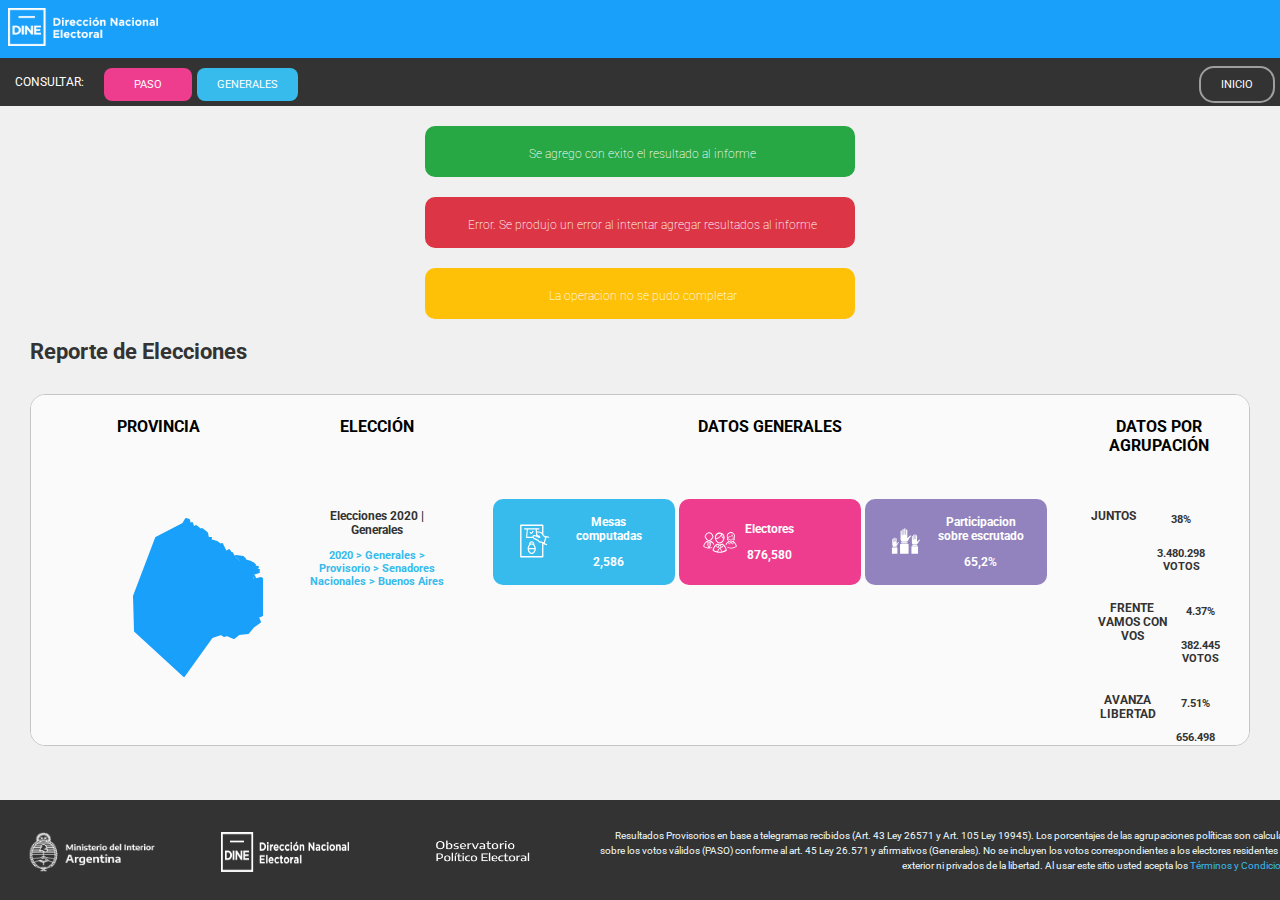
<file: informes.html>
<!DOCTYPE html>
<html lang="es">

<head>
    <title>Sistema de Publicacion de Resultados Electorales</title>
    <link rel="stylesheet" href="css/common.css">
    <link rel="stylesheet" href="css/pages/informes.css">

</head>


<body>
    <header>
        <!--Barra de logo portal-->
        <div class="header-page">
            <a href="index.html"><img src="img/Logo_DINE_negativo.png" alt="logo" class="logo"></a>
        </div>
        <!--Barra de menú principal-->
        <ul class="nav-page">
            <div class="contenedorBotones">
                <p class="consultar">CONSULTAR: </p>
                <li><a class="botonNavPaso" href="./paso.html">PASO</a></li>
                <li><a class="botonNavGeneral" href="./generales.html">GENERALES</a></li>
            </div>
            <li><a class="botonInicio" href="./index.html">INICIO</a></li>

        </ul>
    </header>
    <!-- Contenido principal de la página -->
    <main>
        <section id="sec-mensaje">
            <p class="botonResultadoVerde"><i class="fa-solid fa-thumbs-up iconosAlerta"></i>Se agrego con
                exito el resultado al informe</p>
            <p class="botonResultadoRojo"><i class="fa-solid fa-triangle-exclamation iconosAlerta"></i>Error. Se produjo
                un error al intentar agregar resultados al informe</p>
            <p class="botonResultadoAmarillo"><i class="fa-solid fa-exclamation iconosAlerta"></i>La operacion no se
                pudo completar</p>
        </section>
        <section id="sec-titulo">
            <!--Seccion para agregar una palicula favorita por codigo-->
            <h2 class="reporte">Reporte de Elecciones</h2>
        </section>
        <section id="sec-contenido">
            <!--Seccion para contenido de la página-->
            <div class="contenedorGrilla">
                <table class="grilla">
                    <thead>
                        <tr>
                            <th>PROVINCIA</th>
                            <th>ELECCIÓN</th>
                            <th>DATOS GENERALES</th>
                            <th>DATOS POR AGRUPACIÓN</th>
                        </tr>
                    </thead>
                    <tbody class="cuerpoGrilla">
                        <tr>
                            <th class="thMap">
                                <svg height="210" width="210" class="map">
                                    <path class="leaflet-interactive" stroke="#18a0fb" stroke-opacity="1"
                                        stroke-width="2" stroke-linecap="round" stroke-linejoin="round" fill="#18a0fb"
                                        fill-opacity="1" fill-rule="evenodd"
                                        d="M182 61L179 56L176 58L178 56L176 53L173 55L169 47L168 48L164 45L157 43L158 41L155 41L154 36L149 32L148 33L143 29L142 30L145 32L140 29L138 32L137 30L140 29L139 26L137 28L136 23L133 22L130 27L103 41L81 99L82 134L131 179L159 140L168 137L171 139L174 138L181 141L186 137L195 136L200 130L207 125L205 120L210 118L210 112L205 107L210 110L213 114L215 113L215 110L217 110L218 112L219 111L217 109L221 111L224 109L220 106L222 106L221 102L218 102L216 104L215 103L217 102L212 102L220 101L219 95L216 92L214 86L208 81L200 83L199 80L201 79L202 81L200 77L206 75L203 75L203 73L206 73L201 71L205 70L199 69L198 68L202 68L200 66L195 67L194 66L198 65L188 62L192 62L190 60L183 59L189 64L187 65z">
                                    </path>
                                </svg>
                            </th>
                            <th>
                                <p class="texto-elecciones-chico">Elecciones 2020 | Generales</p>
                                <p class="texto-path-chico">2020 > Generales > Provisorio > Senadores
                                    Nacionales > Buenos Aires</p>
                            </th>
                            <th>
                                <div class="cajaRecuadros">
                                    <div class="recuadrosInformativos mesas">
                                        <div>
                                            <svg version="1.1" id="Capa_1" xmlns="http://www.w3.org/2000/svg"
                                                xmlns:xlink="http://www.w3.org/1999/xlink" x="0px" y="0px"
                                                width="841.889px" height="595.281px" viewBox="0 0 841.889 595.281"
                                                enable-background="new 0 0 841.889 595.281" xml:space="preserve"
                                                class="v-icon__component theme--light"
                                                style="font-size: 50px; height: 50px; width: 50px;">
                                                <g>
                                                    <path fill="#FFFFFF"
                                                        d="M671.434,227.503l-43.614-14.145c-2.358-1.179-4.716-1.179-8.252,1.179
                                                                                            c-2.357,1.179-4.715,3.536-4.715,5.894l-1.179,3.536c-9.431-8.251-22.396-20.039-34.185-35.363V31.827
                                                                                            c0-7.072-5.894-11.788-11.788-11.788H198.746c-7.073,0-11.788,5.895-11.788,11.788v530.448c0,7.072,4.715,11.787,11.788,11.787
                                                                                            h368.955c7.073,0,11.788-4.715,11.788-11.787V348.917c1.179,2.357,3.536,3.536,4.715,4.716l44.794,14.145c1.179,0,2.357,0,3.536,0
                                                                                            c4.715,0,8.251-2.357,9.43-7.072s-1.179-10.609-5.894-12.967l0,0l-34.185-11.787l30.648-102.554l34.185,10.608l0,0
                                                                                            c4.715,1.179,10.608-1.179,12.966-7.072C679.685,234.576,676.149,228.682,671.434,227.503z M555.914,550.487H210.533V43.615
                                                                                            h345.381v113.162c-29.47-25.934-77.799-21.218-83.693-20.039l-3.536-34.185h35.363c5.894,0,10.609-4.715,10.609-10.609
                                                                                            c0-5.894-4.716-10.608-10.609-10.608H262.4c-4.715,2.357-9.43,7.072-9.43,12.966c0,5.895,4.715,10.609,10.608,10.609h35.363
                                                                                            l-11.787,132.022c0,2.357,1.179,5.894,2.357,8.251c2.357,2.358,4.715,3.537,7.072,3.537h103.731
                                                                                            c5.895,9.43,15.324,12.966,16.503,14.145c0,0,29.47,15.324,51.866,24.755c12.967,5.894,15.324,9.43,20.039,14.145
                                                                                            c2.357,3.537,5.894,7.073,10.609,10.609c14.146,12.967,34.185,14.146,40.078,15.324l17.682,4.715L555.914,550.487z
                                                                                            M456.897,203.927l-8.251-3.536c-1.179-1.179-17.682-8.251-31.827-3.536c-8.251,2.357-14.145,8.251-18.86,17.682
                                                                                            c-2.357,4.715-3.536,8.251-3.536,12.967h-87.229l10.608-122.593h130.844L456.897,203.927z M585.383,319.448l-42.436-11.788
                                                                                            c-1.179,0-2.357,0-3.536,0c0,0-17.682,0-28.291-9.431c-3.536-3.536-5.894-7.072-8.251-9.43
                                                                                            c-5.894-7.073-11.788-12.967-27.112-20.039c-22.396-9.431-50.687-24.755-51.865-24.755c0,0-7.073-3.536-9.431-9.43
                                                                                            c-1.179-3.536-1.179-7.072,1.179-10.609c2.357-4.715,4.716-5.894,7.073-7.072c5.894-2.357,14.145,1.179,17.682,2.357l62.475,25.933
                                                                                            c4.715,1.18,15.324,4.716,22.396-2.357c4.715-4.715,3.536-11.787-2.357-21.218c-10.609-16.503-29.469-20.039-37.721-20.039
                                                                                            c-1.179,0-2.357,0-2.357,0c-1.179,0-2.357,0-3.536,0l0,0l-4.716-36.542l-1.179-8.251c0,0,0,0,1.179,0
                                                                                            c0,0,56.581-8.252,76.621,24.754c15.323,25.933,38.899,50.688,56.58,62.475L585.383,319.448z">
                                                    </path>
                                                    <path fill="#FFFFFF"
                                                        d="M368.49,179.174c2.357,1.179,3.536,2.357,5.894,2.357l0,0l0,0c3.536,0,5.895-1.179,8.252-3.536
                                                                                            l29.469-35.363c3.536-4.715,2.357-10.609-1.179-14.146c-2.357-1.179-4.715-2.357-7.072-2.357c-2.358,0-4.716,1.179-7.073,3.536
                                                                                            l-12.966,15.324l-9.431,11.788l-5.894-4.716l-4.715-3.536c-4.716-3.536-10.609-2.357-14.146,2.357
                                                                                            c-3.536,4.716-2.357,10.609,2.357,14.146L368.49,179.174z">
                                                    </path>
                                                    <path fill="#FFFFFF"
                                                        d="M427.428,359.526c0-2.357,0-3.536,0-5.894c0,0,0,0,0-1.18l0,0l0,0c0-28.29-20.039-50.688-44.793-50.688
                                                                                            c-24.755,0-44.794,22.397-44.794,50.688l0,0l0,0c0,2.358,0,4.716,0,7.073c-14.145,16.503-23.575,40.078-23.575,67.189l0,0l0,0
                                                                                            c0,48.33,30.648,88.408,68.369,88.408c37.72,0,68.368-40.078,68.368-88.408l0,0l0,0
                                                                                            C451.003,399.604,441.573,376.029,427.428,359.526z M382.635,495.085c-23.576,0-43.615-25.933-47.151-57.76h94.302
                                                                                            C427.428,469.152,407.389,495.085,382.635,495.085z M406.21,344.202c-7.073-3.536-15.324-5.894-23.575-5.894
                                                                                            c-8.252,0-16.503,2.357-23.576,5.894c3.537-12.967,12.967-21.218,23.576-21.218C394.422,321.805,403.853,331.235,406.21,344.202z
                                                                                            M382.635,358.347c23.575,0,43.614,24.754,47.15,57.76h-94.302C339.02,383.101,359.059,358.347,382.635,358.347z">
                                                    </path>
                                                </g>
                                            </svg>
                                        </div>
                                        <div>
                                            <p>Mesas computadas</p>
                                            <p>2,586</p>
                                        </div>
                                    </div>
                                    <div class="recuadrosInformativos electores">
                                        <div>
                                            <svg version="1.1" id="Layer_1" xmlns="http://www.w3.org/2000/svg"
                                                xmlns:xlink="http://www.w3.org/1999/xlink" x="0px" y="0px"
                                                width="841.889px" height="595.281px" viewBox="0 0 841.889 595.281"
                                                enable-background="new 0 0 841.889 595.281" xml:space="preserve"
                                                class="v-icon__component theme--light"
                                                style="font-size: 50px; height: 50px; width: 50px;">
                                                <path fill="#FFFFFF"
                                                    d="M462.824,342.115h-0.59c-3.125-1.252-6.67-0.854-9.438,1.062c-10.771,7.341-23.424,11.436-36.453,11.797
                                                                                            c-13.2-0.436-26.022-4.519-37.043-11.797c-2.89-1.642-6.43-1.642-9.319,0c-54.148,26.779-76.682,98.859-71.845,112.897
                                                                                            c0.632,1.725,1.735,3.237,3.186,4.365c34.136,22.816,73.983,35.608,115.021,36.925c41.28-0.521,81.446-13.472,115.257-37.161
                                                                                            c1.454-1.173,2.557-2.724,3.186-4.482C539.387,440.739,516.973,368.659,462.824,342.115z M458.813,359.693
                                                                                            c5.067,2.88,9.848,6.237,14.275,10.027l-21.707,27.016l-21.353-26.426c10.135-1.979,19.866-5.647,28.784-10.854V359.693z
                                                                                            M434.039,395.084l-17.342,20.999c0,0,0,0.59,0,0.826c0,0.235,0,0,0-0.826l-17.224-20.999l17.578-21.471L434.039,395.084z
                                                                                            M373.992,359.693c8.952,5.199,18.728,8.83,28.902,10.735l-21.588,26.308l-22.061-27.252c4.616-3.762,9.55-7.117,14.746-10.027
                                                                                            V359.693z M315.007,447.464c5.307-26.169,17.715-50.372,35.863-69.957l25.6,32.088c1.272,1.329,3,2.13,4.837,2.241
                                                                                            c1.824-0.022,3.548-0.841,4.719-2.241l4.837-5.898l12.977,15.69l-31.853,52.497c-20.349-4.863-39.705-13.204-57.216-24.656
                                                                                            L315.007,447.464z M416.579,478.725c-10.703-0.196-21.366-1.381-31.852-3.539l31.852-52.143l32.088,52.496
                                                                                            c-10.662,1.965-21.481,2.952-32.323,2.95L416.579,478.725z M461.29,472.709l-32.441-52.851l12.977-15.69l4.955,5.898
                                                                                            c1.138,1.441,2.883,2.27,4.719,2.242l0,0c1.824-0.023,3.548-0.842,4.719-2.242l25.718-32.56
                                                                                            c18.07,19.442,30.544,43.411,36.099,69.367c-17.312,11.868-36.609,20.539-56.979,25.6L461.29,472.709z">
                                                </path>
                                                <path fill="#FFFFFF"
                                                    d="M416.462,340.935c45.3,0,81.753-54.856,81.753-100.157c1.717-45.184-33.521-83.204-78.705-84.92
                                                                                            s-83.204,33.521-84.92,78.706c-0.078,2.07-0.078,4.144,0,6.214C334.59,286.079,371.043,340.935,416.462,340.935z M480.756,240.778
                                                                                            c0,1.298,0,2.596,0,3.894c-18.168-6.606-25.364-40.229-27.842-56.98C470.381,199.714,480.797,219.574,480.756,240.778z
                                                                                            M352.05,240.778c0.387-35.316,29.094-63.76,64.412-63.822c7.58,0.036,15.093,1.435,22.178,4.129
                                                                                            c-5.771,25.088-21.943,46.535-44.475,58.985c-12.627,7.394-27.523,9.911-41.88,7.079C352.168,244.553,352.05,242.666,352.05,240.778
                                                                                            z M362.549,260.244c13.056-0.269,25.851-3.71,37.278-10.028c19.154-10.271,34.437-26.506,43.531-46.244
                                                                                            c4.719,20.645,14.864,47.188,35.392,53.087c-6.96,32.56-33.268,66.418-62.406,66.418s-54.03-32.089-61.816-63.94
                                                                                            C357.182,259.952,359.863,260.188,362.549,260.244z">
                                                </path>
                                                <path fill="#FFFFFF"
                                                    d="M542.454,249.036l0.944,3.186c0.522,1.727,0.839,3.508,0.943,5.309l0,0c-0.551,1.18-1.966,3.657-4.247,7.433
                                                                                            l-1.062,1.77c-1.563,2.695-1.181,6.096,0.943,8.376c6.438,6.525,14.637,11.034,23.595,12.977c0.584,0.114,1.185,0.114,1.77,0
                                                                                            c3.892,0.367,7.345-2.489,7.713-6.381c0.352-3.722-2.251-7.075-5.943-7.658c-4.577-1.021-8.934-2.859-12.859-5.427
                                                                                            c1.602-2.582,2.87-5.356,3.775-8.258c0.116-1.177,0.116-2.362,0-3.539c-0.062-3.077-0.537-6.133-1.416-9.083l-0.943-3.422
                                                                                            c0-1.298-0.826-2.595-1.18-3.893v-1.18c-3.318-7.425-5.047-15.462-5.073-23.595c0.729-30.418,25.977-54.486,56.395-53.759
                                                                                            s54.486,25.977,53.759,56.395c-0.187,7.795-2.025,15.461-5.395,22.492l-2.124,7.433c-0.941,3.021-1.457,6.157-1.533,9.319
                                                                                            c-0.116,1.177-0.116,2.362,0,3.539c-0.056,0.352-0.056,0.71,0,1.062c0.976,2.515,2.201,4.926,3.657,7.196
                                                                                            c-2.936,1.979-6.159,3.49-9.556,4.483c-3.891,0.815-6.383,4.629-5.567,8.52c0.815,3.89,4.63,6.382,8.52,5.566
                                                                                            c0.443-0.093,0.877-0.228,1.294-0.401c7.512-2.082,14.32-6.159,19.701-11.797c2.093-2.286,2.518-5.642,1.062-8.376l-1.062-1.77
                                                                                            c-0.943-1.534-3.421-5.663-4.246-7.314v-0.59c0.017-1.81,0.336-3.604,0.943-5.309c0.59-2.478,1.298-4.837,1.77-6.371
                                                                                            c15.945-34.834,0.633-75.999-34.201-91.944s-75.999-0.633-91.944,34.201c-8.279,18.087-8.396,38.857-0.319,57.036L542.454,249.036z">
                                                </path>
                                                <path fill="#FFFFFF"
                                                    d="M642.375,297.64c-2.532-1.03-5.412-0.72-7.668,0.825c-8.872,5.963-19.276,9.24-29.965,9.438
                                                                                            c-10.801-0.386-21.289-3.732-30.318-9.674c-2.138-1.544-4.956-1.771-7.313-0.59l0,0c-23.636,13.269-41.938,34.323-51.789,59.575
                                                                                            c3.657,4.247,7.078,8.612,10.263,12.977c5.804-16.099,14.791-30.863,26.426-43.413l24.42,27.134
                                                                                            c0.923,1.054,2.257,1.656,3.657,1.651l0,0c1.508-0.124,2.886-0.899,3.775-2.124l20.526-29.729l20.881,30.201
                                                                                            c0.928,1.18,2.285,1.943,3.775,2.123l0,0c1.43-0.02,2.79-0.615,3.774-1.651l24.893-27.134c15.105,16.03,25.513,35.905,30.082,57.452
                                                                                            c-24.783,16.33-53.728,25.214-83.405,25.6c-22.516-0.792-44.649-6.045-65.12-15.454c3.217,5.863,6.131,11.888,8.73,18.05
                                                                                            c18.353,6.987,37.713,10.971,57.334,11.797c33.779-0.463,66.647-11.022,94.376-30.318c1.199-0.993,2.098-2.301,2.596-3.775
                                                                                            C705.608,378.923,687.204,319.819,642.375,297.64z M579.615,342.705l-20.881-22.65c3.726-2.86,7.67-5.425,11.797-7.668
                                                                                            c7.562,4.349,15.827,7.343,24.42,8.848L579.615,342.705z M629.989,342.705l-14.864-21.353c8.595-1.564,16.855-4.598,24.42-8.966
                                                                                            c4.164,2.182,8.113,4.749,11.797,7.668L629.989,342.705z">
                                                </path>
                                                <path fill="#FFFFFF"
                                                    d="M628.337,190.877c-1.385-2.284-4.359-3.014-6.644-1.628c-1.115,0.676-1.91,1.773-2.204,3.044
                                                                                            c-6.253,27.959-24.774,29.492-39.639,30.79c-8.729,0.708-18.639,1.651-18.639,11.207c0,24.185,19.465,53.323,43.53,53.323
                                                                                            c24.066,0,43.649-29.139,43.649-53.323C643.531,219.045,636.794,204.462,628.337,190.877z M604.743,278.057
                                                                                            c-17.932,0-33.976-24.42-34.094-43.649c3.214-1.169,6.607-1.768,10.027-1.77c13.213-1.18,34.447-2.949,44.711-27.251
                                                                                            c5.456,9.175,9.925,18.903,13.331,29.021C638.719,253.637,622.792,278.057,604.743,278.057z">
                                                </path>
                                                <path fill="#FFFFFF"
                                                    d="M313.709,362.996c3.304-4.011,6.843-7.903,10.5-11.797c-10.078-22.699-27.316-41.47-49.076-53.44l0,0
                                                                                            c-2.572-1.03-5.487-0.721-7.786,0.825c-8.815,5.99-19.19,9.271-29.847,9.438c-10.771-0.347-21.232-3.697-30.2-9.674
                                                                                            c-2.422-1.345-5.365-1.345-7.786,0c-44.476,22.061-62.879,81.046-58.985,92.606c0.544,1.449,1.483,2.717,2.713,3.657
                                                                                            c28.015,18.697,60.712,29.161,94.377,30.201c16.017-0.268,31.911-2.851,47.188-7.669c1.908-5.903,4.153-11.693,6.724-17.341
                                                                                            c-14.479,5.61-29.701,9.067-45.183,10.263l25.01-51.553c1.152-2.354,0.273-5.196-2.005-6.488l-10.146-5.898l21.234-27.605
                                                                                            C295.008,330.396,306.432,345.669,313.709,362.996z M153.741,384.349c5.684-25.848,19.895-49.032,40.346-65.828l21.234,27.487
                                                                                            l-10.146,5.898c-2.234,1.332-3.06,4.165-1.887,6.488l24.892,51.554C201.697,407.4,176.191,398.629,153.741,384.349z
                                                                                            M232.192,396.146l-18.285-37.751l10.971-6.488c1.257-0.7,2.157-1.9,2.478-3.304c0.226-1.408-0.114-2.85-0.943-4.011l-24.303-32.088
                                                                                            l0,0c9.059,5.185,19.108,8.401,29.493,9.438c0.472,22.65,0.708,55.564,0.59,73.731V396.146z M247.764,344.593
                                                                                            c-1.677,2.163-1.283,5.275,0.879,6.952c0.171,0.132,0.35,0.253,0.536,0.362l10.972,6.488l-17.932,38.341c0-12.505,0-35.392,0-74.204
                                                                                            c10.56-1.072,20.771-4.369,29.965-9.673l0,0L247.764,344.593z">
                                                </path>
                                                <path fill="#FFFFFF"
                                                    d="M180.521,255.171c5.19,10.382,23.594,41.525,56.743,41.525c33.15,0,51.554-31.144,56.744-41.525
                                                                                            c7.55-3.822,12.906-10.921,14.511-19.229c4.03-10.152,3.024-21.612-2.714-30.908c-1.321-1.697-2.869-3.205-4.601-4.482
                                                                                            c-9.042-35.281-44.972-56.552-80.253-47.51c-23.321,5.977-41.532,24.188-47.509,47.51c-1.962,1.255-3.68,2.854-5.073,4.719
                                                                                            c-5.66,9.234-6.664,20.588-2.713,30.672C167.249,244.36,172.775,251.508,180.521,255.171z M180.521,214.235
                                                                                            c1.003-1.31,2.491-2.16,4.129-2.359l0,0c0.77,0.139,1.506-0.372,1.645-1.142c0.003-0.013,0.005-0.025,0.007-0.038
                                                                                            c3.3-27.756,28.475-47.581,56.23-44.281c23.217,2.76,41.521,21.064,44.28,44.281c0.178,0.805,0.959,1.325,1.77,1.18
                                                                                            c1.693,0.124,3.247,0.987,4.247,2.359c1.651,2.241,3.067,7.078,0,17.342c-1.415,4.954-4.247,10.735-8.848,9.438
                                                                                            c-0.716-0.241-1.494,0.122-1.77,0.825c-7.668,19.584-24.892,39.284-45.772,39.284s-38.223-19.818-45.891-39.52
                                                                                            c-0.238-0.571-0.797-0.944-1.416-0.944l0,0c-4.601,1.534-7.55-4.364-8.966-9.319c-2.595-10.027-1.18-14.864,0.473-17.105H180.521z">
                                                </path>
                                            </svg>
                                        </div>
                                        <div>
                                            <p>Electores</p>
                                            <p>876,580</p>
                                        </div>
                                    </div>
                                    <div class="recuadrosInformativos participacion">
                                        <div>
                                            <svg version="1.1" id="Layer_1" xmlns="http://www.w3.org/2000/svg"
                                                xmlns:xlink="http://www.w3.org/1999/xlink" x="0px" y="0px"
                                                width="841.889px" height="595.281px" viewBox="0 0 841.889 595.281"
                                                enable-background="new 0 0 841.889 595.281" xml:space="preserve"
                                                class="v-icon__component theme--light"
                                                style="font-size: 50px; height: 50px; width: 50px;">
                                                <title>participacion</title>
                                                <path fill="#FFFFFF"
                                                    d="M508.832,212.347c-2.05-2.229-4.488-4.068-7.195-5.427c-2.793-1.033-5.824-1.238-8.73-0.59
                                                c-1.705,0.26-3.37,0.735-4.955,1.416c-10.957,5.935-20.277,14.485-27.133,24.892c-4.26,6.344-10.35,11.24-17.46,14.038V116.909
                                                c1.236-5.799-2.462-11.501-8.261-12.737s-11.502,2.462-12.737,8.261c-0.315,1.476-0.315,3.001,0,4.477v70.782
                                                c0,2.802-2.271,5.073-5.073,5.073s-5.072-2.271-5.072-5.073V97.326c0.751-6.472-3.886-12.327-10.357-13.079
                                                c-0.048-0.006-0.095-0.011-0.143-0.016c-6.479,0.673-11.188,6.473-10.515,12.953c0.005,0.047,0.011,0.095,0.016,0.142v90.247
                                                c0,2.802-2.271,5.073-5.072,5.073c-2.802,0-5.073-2.271-5.073-5.073v-80.81c0.771-6.364-3.682-12.18-10.027-13.095
                                                c-6.48,0.673-11.188,6.473-10.515,12.953c0.005,0.047,0.01,0.095,0.016,0.142v90.365c0,2.802-2.271,5.073-5.073,5.073
                                                s-5.072-2.271-5.072-5.073v-61.816c0.751-6.472-3.886-12.327-10.357-13.079c-0.048-0.005-0.095-0.011-0.143-0.016
                                                c-6.48,0.674-11.188,6.473-10.515,12.953c0.005,0.047,0.01,0.095,0.016,0.142v128.234c-1.572,18.48,6.725,36.419,21.824,47.188
                                                h81.636c11.325-6.8,20.806-16.28,27.605-27.605c2.595-4.837,4.837-9.319,7.078-13.566c6.687-16.377,16.459-31.315,28.785-44.003
                                                c3.446-2.846,7.115-5.409,10.971-7.668c1.093-0.64,1.863-1.711,2.123-2.949C509.631,214.033,509.414,213.078,508.832,212.347z">
                                                </path>
                                                <path fill="#FFFFFF" d="M328.573,348.25h127.645c4.495,0,8.14,3.645,8.14,8.14l0,0v154.66l0,0H320.552l0,0V356.272
                                                C320.615,351.868,324.17,348.313,328.573,348.25z"></path>
                                                <rect x="339.073" y="317.695" fill="#FFFFFF" width="108.061"
                                                    height="22.533"></rect>
                                                <path fill="#FFFFFF" d="M657.24,282.422c-1.578-1.706-3.458-3.105-5.544-4.129c-2.162-0.592-4.444-0.592-6.606,0
                                                c-1.346,0.213-2.655,0.61-3.894,1.18c-8.328,4.552-15.416,11.073-20.645,18.993c-3.306,4.799-7.938,8.529-13.331,10.736v-99.804
                                                c1.083-4.431-1.632-8.899-6.062-9.982c-4.431-1.082-8.899,1.632-9.982,6.062c-0.314,1.288-0.314,2.632,0,3.92V263.9
                                                c0.207,2.307-1.473,4.354-3.774,4.602c-2.343-0.122-4.143-2.12-4.021-4.462c0.002-0.047,0.005-0.093,0.009-0.14v-69.484
                                                c1.083-4.431-1.632-8.899-6.062-9.981c-4.431-1.083-8.899,1.631-9.982,6.062c-0.314,1.288-0.314,2.632,0,3.92v69.013
                                                c0.373,2.117-1.041,4.137-3.159,4.51c-2.117,0.372-4.136-1.042-4.509-3.159c-0.078-0.447-0.078-0.904,0-1.351v-61.816
                                                c0.939-4.463-1.918-8.843-6.381-9.781c-4.463-0.939-8.842,1.917-9.781,6.381c-0.235,1.121-0.235,2.279,0,3.4v69.721
                                                c0.737,2.02-0.303,4.255-2.322,4.992c-2.02,0.736-4.254-0.303-4.991-2.322c-0.315-0.862-0.315-1.808,0-2.67v-47.188
                                                c0.938-4.463-1.918-8.842-6.381-9.781s-8.843,1.918-9.781,6.381c-0.236,1.121-0.236,2.279,0,3.4v98.152
                                                c-1.186,13.88,4.937,27.377,16.162,35.627h62.524c8.877-5.241,16.299-12.623,21.588-21.471l5.309-10.382
                                                c5.146-12.51,12.633-23.922,22.061-33.622c2.67-2.135,5.467-4.104,8.376-5.898c0.834-0.489,1.431-1.3,1.652-2.241
                                                C657.869,283.641,657.694,282.938,657.24,282.422z"></path>
                                                <path fill="#FFFFFF"
                                                    d="M519.332,386.472h97.68c3.453,0,6.252,2.799,6.252,6.252v117.971l0,0H512.608l0,0V392.724
                                                c-0.01-3.453,2.781-6.26,6.234-6.27C519.006,386.454,519.169,386.46,519.332,386.472z">
                                                </path>
                                                <rect x="527.354" y="363.114" fill="#FFFFFF" width="82.698"
                                                    height="17.224">
                                                </rect>
                                                <path fill="#FFFFFF"
                                                    d="M304.508,320.173c-1.309-1.415-2.869-2.575-4.602-3.421c-1.851-0.524-3.812-0.524-5.662,0l-3.186,0.943
                                                c-6.955,3.823-12.869,9.291-17.224,15.927c-2.748,4.048-6.654,7.173-11.207,8.966v-83.76c0.419-4.117-2.505-7.824-6.606-8.376
                                                c-4.149,0.493-7.14,4.218-6.725,8.376v45.536c0.135,1.95-1.337,3.641-3.287,3.774c-0.005,0.001-0.011,0.001-0.016,0.001
                                                c-1.909-0.187-3.322-1.861-3.186-3.775v-57.688c0.352-4.139-2.607-7.824-6.725-8.376c-4.116,0.552-7.075,4.237-6.724,8.376v57.688
                                                c0.343,1.792-0.831,3.523-2.623,3.866c-1.792,0.344-3.522-0.831-3.865-2.623c-0.079-0.41-0.079-0.832,0-1.243v-51.671
                                                c0.412-4.134-2.593-7.824-6.725-8.258c-4.1,0.493-7.071,4.144-6.725,8.258v57.688c0.001,1.759-1.425,3.186-3.184,3.187
                                                s-3.186-1.425-3.187-3.184c0-0.001,0-0.002,0-0.003v-39.049c0.352-4.139-2.607-7.824-6.725-8.376
                                                c-4.149,0.493-7.139,4.218-6.725,8.376v82.58c-1.079,11.861,4.222,23.405,13.921,30.318h52.144
                                                c7.469-4.531,13.645-10.91,17.931-18.521l4.483-8.612c4.286-10.447,10.533-19.979,18.403-28.077c2.212-1.854,4.58-3.511,7.078-4.954
                                                c0.715-0.38,1.199-1.085,1.298-1.888C305.219,321.508,305.073,320.68,304.508,320.173z">
                                                </path>
                                                <path fill="#FFFFFF" d="M189.368,406.999h81.518c2.867,0,5.19,2.324,5.19,5.191v98.859l0,0h-91.898l0,0V412.19
                                                C184.178,409.323,186.501,406.999,189.368,406.999z"></path>
                                                <rect x="195.975" y="387.534" fill="#FFFFFF" width="69.013"
                                                    height="14.393">
                                                </rect>
                                            </svg>
                                        </div>
                                        <div>
                                            <p>Participacion sobre escrutado</p>
                                            <p>65,2%</p>
                                        </div>
                                    </div>
                                </div>
                            </th>
                            <th>
                                <div class="partidos">
                                    <p class="subTitulo">JUNTOS</p>
                                    <div>
                                        <p class="peso">38%</p>
                                        <p class="peso">3.480.298 votos</p>
                                    </div>
                                </div>
                                <div class="partidos">
                                    <p class="subTitulo">FRENTE VAMOS CON VOS</p>
                                    <div>
                                        <p class="peso">4.37%</p>
                                        <p class="peso">382.445 votos</p>
                                    </div>
                                </div>
                                <div class="partidos">
                                    <p class="subTitulo">AVANZA LIBERTAD</p>
                                    <div>
                                        <p class="peso">7.51%</p>
                                        <p class="peso">656.498 votos</p>
                                    </div>
                                </div>
                            </th>
                        </tr>
                        <tr>
                            <th class="thMap">
                                <svg height="210" width="210" class="map">
                                    <path class="leaflet-interactive" stroke="#18a0fb" stroke-opacity="1"
                                        stroke-width="2" stroke-linecap="round" stroke-linejoin="round" fill="#18a0fb"
                                        fill-opacity="1" fill-rule="evenodd"
                                        d="M182 61L179 56L176 58L178 56L176 53L173 55L169 47L168 48L164 45L157 43L158 41L155 41L154 36L149 32L148 33L143 29L142 30L145 32L140 29L138 32L137 30L140 29L139 26L137 28L136 23L133 22L130 27L103 41L81 99L82 134L131 179L159 140L168 137L171 139L174 138L181 141L186 137L195 136L200 130L207 125L205 120L210 118L210 112L205 107L210 110L213 114L215 113L215 110L217 110L218 112L219 111L217 109L221 111L224 109L220 106L222 106L221 102L218 102L216 104L215 103L217 102L212 102L220 101L219 95L216 92L214 86L208 81L200 83L199 80L201 79L202 81L200 77L206 75L203 75L203 73L206 73L201 71L205 70L199 69L198 68L202 68L200 66L195 67L194 66L198 65L188 62L192 62L190 60L183 59L189 64L187 65z">
                                    </path>
                                </svg>
                            </th>
                            <th>
                                <p class="texto-elecciones-chico">Elecciones 2020 | Generales</p>
                                <p class="texto-path-chico">2020 > Generales > Provisorio > Senadores
                                    Nacionales > Buenos Aires</p>
                            </th>
                            <th>
                                <div class="cajaRecuadros">
                                    <div class="recuadrosInformativos mesas">
                                        <div>
                                            <svg version="1.1" id="Capa_1" xmlns="http://www.w3.org/2000/svg"
                                                xmlns:xlink="http://www.w3.org/1999/xlink" x="0px" y="0px"
                                                width="841.889px" height="595.281px" viewBox="0 0 841.889 595.281"
                                                enable-background="new 0 0 841.889 595.281" xml:space="preserve"
                                                class="v-icon__component theme--light"
                                                style="font-size: 50px; height: 50px; width: 50px;">
                                                <g>
                                                    <path fill="#FFFFFF"
                                                        d="M671.434,227.503l-43.614-14.145c-2.358-1.179-4.716-1.179-8.252,1.179
                                                                                            c-2.357,1.179-4.715,3.536-4.715,5.894l-1.179,3.536c-9.431-8.251-22.396-20.039-34.185-35.363V31.827
                                                                                            c0-7.072-5.894-11.788-11.788-11.788H198.746c-7.073,0-11.788,5.895-11.788,11.788v530.448c0,7.072,4.715,11.787,11.788,11.787
                                                                                            h368.955c7.073,0,11.788-4.715,11.788-11.787V348.917c1.179,2.357,3.536,3.536,4.715,4.716l44.794,14.145c1.179,0,2.357,0,3.536,0
                                                                                            c4.715,0,8.251-2.357,9.43-7.072s-1.179-10.609-5.894-12.967l0,0l-34.185-11.787l30.648-102.554l34.185,10.608l0,0
                                                                                            c4.715,1.179,10.608-1.179,12.966-7.072C679.685,234.576,676.149,228.682,671.434,227.503z M555.914,550.487H210.533V43.615
                                                                                            h345.381v113.162c-29.47-25.934-77.799-21.218-83.693-20.039l-3.536-34.185h35.363c5.894,0,10.609-4.715,10.609-10.609
                                                                                            c0-5.894-4.716-10.608-10.609-10.608H262.4c-4.715,2.357-9.43,7.072-9.43,12.966c0,5.895,4.715,10.609,10.608,10.609h35.363
                                                                                            l-11.787,132.022c0,2.357,1.179,5.894,2.357,8.251c2.357,2.358,4.715,3.537,7.072,3.537h103.731
                                                                                            c5.895,9.43,15.324,12.966,16.503,14.145c0,0,29.47,15.324,51.866,24.755c12.967,5.894,15.324,9.43,20.039,14.145
                                                                                            c2.357,3.537,5.894,7.073,10.609,10.609c14.146,12.967,34.185,14.146,40.078,15.324l17.682,4.715L555.914,550.487z
                                                                                            M456.897,203.927l-8.251-3.536c-1.179-1.179-17.682-8.251-31.827-3.536c-8.251,2.357-14.145,8.251-18.86,17.682
                                                                                            c-2.357,4.715-3.536,8.251-3.536,12.967h-87.229l10.608-122.593h130.844L456.897,203.927z M585.383,319.448l-42.436-11.788
                                                                                            c-1.179,0-2.357,0-3.536,0c0,0-17.682,0-28.291-9.431c-3.536-3.536-5.894-7.072-8.251-9.43
                                                                                            c-5.894-7.073-11.788-12.967-27.112-20.039c-22.396-9.431-50.687-24.755-51.865-24.755c0,0-7.073-3.536-9.431-9.43
                                                                                            c-1.179-3.536-1.179-7.072,1.179-10.609c2.357-4.715,4.716-5.894,7.073-7.072c5.894-2.357,14.145,1.179,17.682,2.357l62.475,25.933
                                                                                            c4.715,1.18,15.324,4.716,22.396-2.357c4.715-4.715,3.536-11.787-2.357-21.218c-10.609-16.503-29.469-20.039-37.721-20.039
                                                                                            c-1.179,0-2.357,0-2.357,0c-1.179,0-2.357,0-3.536,0l0,0l-4.716-36.542l-1.179-8.251c0,0,0,0,1.179,0
                                                                                            c0,0,56.581-8.252,76.621,24.754c15.323,25.933,38.899,50.688,56.58,62.475L585.383,319.448z">
                                                    </path>
                                                    <path fill="#FFFFFF"
                                                        d="M368.49,179.174c2.357,1.179,3.536,2.357,5.894,2.357l0,0l0,0c3.536,0,5.895-1.179,8.252-3.536
                                                                                            l29.469-35.363c3.536-4.715,2.357-10.609-1.179-14.146c-2.357-1.179-4.715-2.357-7.072-2.357c-2.358,0-4.716,1.179-7.073,3.536
                                                                                            l-12.966,15.324l-9.431,11.788l-5.894-4.716l-4.715-3.536c-4.716-3.536-10.609-2.357-14.146,2.357
                                                                                            c-3.536,4.716-2.357,10.609,2.357,14.146L368.49,179.174z">
                                                    </path>
                                                    <path fill="#FFFFFF"
                                                        d="M427.428,359.526c0-2.357,0-3.536,0-5.894c0,0,0,0,0-1.18l0,0l0,0c0-28.29-20.039-50.688-44.793-50.688
                                                                                            c-24.755,0-44.794,22.397-44.794,50.688l0,0l0,0c0,2.358,0,4.716,0,7.073c-14.145,16.503-23.575,40.078-23.575,67.189l0,0l0,0
                                                                                            c0,48.33,30.648,88.408,68.369,88.408c37.72,0,68.368-40.078,68.368-88.408l0,0l0,0
                                                                                            C451.003,399.604,441.573,376.029,427.428,359.526z M382.635,495.085c-23.576,0-43.615-25.933-47.151-57.76h94.302
                                                                                            C427.428,469.152,407.389,495.085,382.635,495.085z M406.21,344.202c-7.073-3.536-15.324-5.894-23.575-5.894
                                                                                            c-8.252,0-16.503,2.357-23.576,5.894c3.537-12.967,12.967-21.218,23.576-21.218C394.422,321.805,403.853,331.235,406.21,344.202z
                                                                                            M382.635,358.347c23.575,0,43.614,24.754,47.15,57.76h-94.302C339.02,383.101,359.059,358.347,382.635,358.347z">
                                                    </path>
                                                </g>
                                            </svg>
                                        </div>
                                        <div>
                                            <p>Mesas computadas</p>
                                            <p>2,586</p>
                                        </div>
                                    </div>
                                    <div class="recuadrosInformativos electores">
                                        <div>
                                            <svg version="1.1" id="Layer_1" xmlns="http://www.w3.org/2000/svg"
                                                xmlns:xlink="http://www.w3.org/1999/xlink" x="0px" y="0px"
                                                width="841.889px" height="595.281px" viewBox="0 0 841.889 595.281"
                                                enable-background="new 0 0 841.889 595.281" xml:space="preserve"
                                                class="v-icon__component theme--light"
                                                style="font-size: 50px; height: 50px; width: 50px;">
                                                <path fill="#FFFFFF"
                                                    d="M462.824,342.115h-0.59c-3.125-1.252-6.67-0.854-9.438,1.062c-10.771,7.341-23.424,11.436-36.453,11.797
                                                                                            c-13.2-0.436-26.022-4.519-37.043-11.797c-2.89-1.642-6.43-1.642-9.319,0c-54.148,26.779-76.682,98.859-71.845,112.897
                                                                                            c0.632,1.725,1.735,3.237,3.186,4.365c34.136,22.816,73.983,35.608,115.021,36.925c41.28-0.521,81.446-13.472,115.257-37.161
                                                                                            c1.454-1.173,2.557-2.724,3.186-4.482C539.387,440.739,516.973,368.659,462.824,342.115z M458.813,359.693
                                                                                            c5.067,2.88,9.848,6.237,14.275,10.027l-21.707,27.016l-21.353-26.426c10.135-1.979,19.866-5.647,28.784-10.854V359.693z
                                                                                            M434.039,395.084l-17.342,20.999c0,0,0,0.59,0,0.826c0,0.235,0,0,0-0.826l-17.224-20.999l17.578-21.471L434.039,395.084z
                                                                                            M373.992,359.693c8.952,5.199,18.728,8.83,28.902,10.735l-21.588,26.308l-22.061-27.252c4.616-3.762,9.55-7.117,14.746-10.027
                                                                                            V359.693z M315.007,447.464c5.307-26.169,17.715-50.372,35.863-69.957l25.6,32.088c1.272,1.329,3,2.13,4.837,2.241
                                                                                            c1.824-0.022,3.548-0.841,4.719-2.241l4.837-5.898l12.977,15.69l-31.853,52.497c-20.349-4.863-39.705-13.204-57.216-24.656
                                                                                            L315.007,447.464z M416.579,478.725c-10.703-0.196-21.366-1.381-31.852-3.539l31.852-52.143l32.088,52.496
                                                                                            c-10.662,1.965-21.481,2.952-32.323,2.95L416.579,478.725z M461.29,472.709l-32.441-52.851l12.977-15.69l4.955,5.898
                                                                                            c1.138,1.441,2.883,2.27,4.719,2.242l0,0c1.824-0.023,3.548-0.842,4.719-2.242l25.718-32.56
                                                                                            c18.07,19.442,30.544,43.411,36.099,69.367c-17.312,11.868-36.609,20.539-56.979,25.6L461.29,472.709z">
                                                </path>
                                                <path fill="#FFFFFF"
                                                    d="M416.462,340.935c45.3,0,81.753-54.856,81.753-100.157c1.717-45.184-33.521-83.204-78.705-84.92
                                                                                            s-83.204,33.521-84.92,78.706c-0.078,2.07-0.078,4.144,0,6.214C334.59,286.079,371.043,340.935,416.462,340.935z M480.756,240.778
                                                                                            c0,1.298,0,2.596,0,3.894c-18.168-6.606-25.364-40.229-27.842-56.98C470.381,199.714,480.797,219.574,480.756,240.778z
                                                                                            M352.05,240.778c0.387-35.316,29.094-63.76,64.412-63.822c7.58,0.036,15.093,1.435,22.178,4.129
                                                                                            c-5.771,25.088-21.943,46.535-44.475,58.985c-12.627,7.394-27.523,9.911-41.88,7.079C352.168,244.553,352.05,242.666,352.05,240.778
                                                                                            z M362.549,260.244c13.056-0.269,25.851-3.71,37.278-10.028c19.154-10.271,34.437-26.506,43.531-46.244
                                                                                            c4.719,20.645,14.864,47.188,35.392,53.087c-6.96,32.56-33.268,66.418-62.406,66.418s-54.03-32.089-61.816-63.94
                                                                                            C357.182,259.952,359.863,260.188,362.549,260.244z">
                                                </path>
                                                <path fill="#FFFFFF"
                                                    d="M542.454,249.036l0.944,3.186c0.522,1.727,0.839,3.508,0.943,5.309l0,0c-0.551,1.18-1.966,3.657-4.247,7.433
                                                                                            l-1.062,1.77c-1.563,2.695-1.181,6.096,0.943,8.376c6.438,6.525,14.637,11.034,23.595,12.977c0.584,0.114,1.185,0.114,1.77,0
                                                                                            c3.892,0.367,7.345-2.489,7.713-6.381c0.352-3.722-2.251-7.075-5.943-7.658c-4.577-1.021-8.934-2.859-12.859-5.427
                                                                                            c1.602-2.582,2.87-5.356,3.775-8.258c0.116-1.177,0.116-2.362,0-3.539c-0.062-3.077-0.537-6.133-1.416-9.083l-0.943-3.422
                                                                                            c0-1.298-0.826-2.595-1.18-3.893v-1.18c-3.318-7.425-5.047-15.462-5.073-23.595c0.729-30.418,25.977-54.486,56.395-53.759
                                                                                            s54.486,25.977,53.759,56.395c-0.187,7.795-2.025,15.461-5.395,22.492l-2.124,7.433c-0.941,3.021-1.457,6.157-1.533,9.319
                                                                                            c-0.116,1.177-0.116,2.362,0,3.539c-0.056,0.352-0.056,0.71,0,1.062c0.976,2.515,2.201,4.926,3.657,7.196
                                                                                            c-2.936,1.979-6.159,3.49-9.556,4.483c-3.891,0.815-6.383,4.629-5.567,8.52c0.815,3.89,4.63,6.382,8.52,5.566
                                                                                            c0.443-0.093,0.877-0.228,1.294-0.401c7.512-2.082,14.32-6.159,19.701-11.797c2.093-2.286,2.518-5.642,1.062-8.376l-1.062-1.77
                                                                                            c-0.943-1.534-3.421-5.663-4.246-7.314v-0.59c0.017-1.81,0.336-3.604,0.943-5.309c0.59-2.478,1.298-4.837,1.77-6.371
                                                                                            c15.945-34.834,0.633-75.999-34.201-91.944s-75.999-0.633-91.944,34.201c-8.279,18.087-8.396,38.857-0.319,57.036L542.454,249.036z">
                                                </path>
                                                <path fill="#FFFFFF"
                                                    d="M642.375,297.64c-2.532-1.03-5.412-0.72-7.668,0.825c-8.872,5.963-19.276,9.24-29.965,9.438
                                                                                            c-10.801-0.386-21.289-3.732-30.318-9.674c-2.138-1.544-4.956-1.771-7.313-0.59l0,0c-23.636,13.269-41.938,34.323-51.789,59.575
                                                                                            c3.657,4.247,7.078,8.612,10.263,12.977c5.804-16.099,14.791-30.863,26.426-43.413l24.42,27.134
                                                                                            c0.923,1.054,2.257,1.656,3.657,1.651l0,0c1.508-0.124,2.886-0.899,3.775-2.124l20.526-29.729l20.881,30.201
                                                                                            c0.928,1.18,2.285,1.943,3.775,2.123l0,0c1.43-0.02,2.79-0.615,3.774-1.651l24.893-27.134c15.105,16.03,25.513,35.905,30.082,57.452
                                                                                            c-24.783,16.33-53.728,25.214-83.405,25.6c-22.516-0.792-44.649-6.045-65.12-15.454c3.217,5.863,6.131,11.888,8.73,18.05
                                                                                            c18.353,6.987,37.713,10.971,57.334,11.797c33.779-0.463,66.647-11.022,94.376-30.318c1.199-0.993,2.098-2.301,2.596-3.775
                                                                                            C705.608,378.923,687.204,319.819,642.375,297.64z M579.615,342.705l-20.881-22.65c3.726-2.86,7.67-5.425,11.797-7.668
                                                                                            c7.562,4.349,15.827,7.343,24.42,8.848L579.615,342.705z M629.989,342.705l-14.864-21.353c8.595-1.564,16.855-4.598,24.42-8.966
                                                                                            c4.164,2.182,8.113,4.749,11.797,7.668L629.989,342.705z">
                                                </path>
                                                <path fill="#FFFFFF"
                                                    d="M628.337,190.877c-1.385-2.284-4.359-3.014-6.644-1.628c-1.115,0.676-1.91,1.773-2.204,3.044
                                                                                            c-6.253,27.959-24.774,29.492-39.639,30.79c-8.729,0.708-18.639,1.651-18.639,11.207c0,24.185,19.465,53.323,43.53,53.323
                                                                                            c24.066,0,43.649-29.139,43.649-53.323C643.531,219.045,636.794,204.462,628.337,190.877z M604.743,278.057
                                                                                            c-17.932,0-33.976-24.42-34.094-43.649c3.214-1.169,6.607-1.768,10.027-1.77c13.213-1.18,34.447-2.949,44.711-27.251
                                                                                            c5.456,9.175,9.925,18.903,13.331,29.021C638.719,253.637,622.792,278.057,604.743,278.057z">
                                                </path>
                                                <path fill="#FFFFFF"
                                                    d="M313.709,362.996c3.304-4.011,6.843-7.903,10.5-11.797c-10.078-22.699-27.316-41.47-49.076-53.44l0,0
                                                                                            c-2.572-1.03-5.487-0.721-7.786,0.825c-8.815,5.99-19.19,9.271-29.847,9.438c-10.771-0.347-21.232-3.697-30.2-9.674
                                                                                            c-2.422-1.345-5.365-1.345-7.786,0c-44.476,22.061-62.879,81.046-58.985,92.606c0.544,1.449,1.483,2.717,2.713,3.657
                                                                                            c28.015,18.697,60.712,29.161,94.377,30.201c16.017-0.268,31.911-2.851,47.188-7.669c1.908-5.903,4.153-11.693,6.724-17.341
                                                                                            c-14.479,5.61-29.701,9.067-45.183,10.263l25.01-51.553c1.152-2.354,0.273-5.196-2.005-6.488l-10.146-5.898l21.234-27.605
                                                                                            C295.008,330.396,306.432,345.669,313.709,362.996z M153.741,384.349c5.684-25.848,19.895-49.032,40.346-65.828l21.234,27.487
                                                                                            l-10.146,5.898c-2.234,1.332-3.06,4.165-1.887,6.488l24.892,51.554C201.697,407.4,176.191,398.629,153.741,384.349z
                                                                                            M232.192,396.146l-18.285-37.751l10.971-6.488c1.257-0.7,2.157-1.9,2.478-3.304c0.226-1.408-0.114-2.85-0.943-4.011l-24.303-32.088
                                                                                            l0,0c9.059,5.185,19.108,8.401,29.493,9.438c0.472,22.65,0.708,55.564,0.59,73.731V396.146z M247.764,344.593
                                                                                            c-1.677,2.163-1.283,5.275,0.879,6.952c0.171,0.132,0.35,0.253,0.536,0.362l10.972,6.488l-17.932,38.341c0-12.505,0-35.392,0-74.204
                                                                                            c10.56-1.072,20.771-4.369,29.965-9.673l0,0L247.764,344.593z">
                                                </path>
                                                <path fill="#FFFFFF"
                                                    d="M180.521,255.171c5.19,10.382,23.594,41.525,56.743,41.525c33.15,0,51.554-31.144,56.744-41.525
                                                                                            c7.55-3.822,12.906-10.921,14.511-19.229c4.03-10.152,3.024-21.612-2.714-30.908c-1.321-1.697-2.869-3.205-4.601-4.482
                                                                                            c-9.042-35.281-44.972-56.552-80.253-47.51c-23.321,5.977-41.532,24.188-47.509,47.51c-1.962,1.255-3.68,2.854-5.073,4.719
                                                                                            c-5.66,9.234-6.664,20.588-2.713,30.672C167.249,244.36,172.775,251.508,180.521,255.171z M180.521,214.235
                                                                                            c1.003-1.31,2.491-2.16,4.129-2.359l0,0c0.77,0.139,1.506-0.372,1.645-1.142c0.003-0.013,0.005-0.025,0.007-0.038
                                                                                            c3.3-27.756,28.475-47.581,56.23-44.281c23.217,2.76,41.521,21.064,44.28,44.281c0.178,0.805,0.959,1.325,1.77,1.18
                                                                                            c1.693,0.124,3.247,0.987,4.247,2.359c1.651,2.241,3.067,7.078,0,17.342c-1.415,4.954-4.247,10.735-8.848,9.438
                                                                                            c-0.716-0.241-1.494,0.122-1.77,0.825c-7.668,19.584-24.892,39.284-45.772,39.284s-38.223-19.818-45.891-39.52
                                                                                            c-0.238-0.571-0.797-0.944-1.416-0.944l0,0c-4.601,1.534-7.55-4.364-8.966-9.319c-2.595-10.027-1.18-14.864,0.473-17.105H180.521z">
                                                </path>
                                            </svg>
                                        </div>
                                        <div>
                                            <p>Electores</p>
                                            <p>876,580</p>
                                        </div>
                                    </div>
                                    <div class="recuadrosInformativos participacion">
                                        <div>
                                            <svg version="1.1" id="Layer_1" xmlns="http://www.w3.org/2000/svg"
                                                xmlns:xlink="http://www.w3.org/1999/xlink" x="0px" y="0px"
                                                width="841.889px" height="595.281px" viewBox="0 0 841.889 595.281"
                                                enable-background="new 0 0 841.889 595.281" xml:space="preserve"
                                                class="v-icon__component theme--light"
                                                style="font-size: 50px; height: 50px; width: 50px;">
                                                <title>participacion</title>
                                                <path fill="#FFFFFF"
                                                    d="M508.832,212.347c-2.05-2.229-4.488-4.068-7.195-5.427c-2.793-1.033-5.824-1.238-8.73-0.59
                                                c-1.705,0.26-3.37,0.735-4.955,1.416c-10.957,5.935-20.277,14.485-27.133,24.892c-4.26,6.344-10.35,11.24-17.46,14.038V116.909
                                                c1.236-5.799-2.462-11.501-8.261-12.737s-11.502,2.462-12.737,8.261c-0.315,1.476-0.315,3.001,0,4.477v70.782
                                                c0,2.802-2.271,5.073-5.073,5.073s-5.072-2.271-5.072-5.073V97.326c0.751-6.472-3.886-12.327-10.357-13.079
                                                c-0.048-0.006-0.095-0.011-0.143-0.016c-6.479,0.673-11.188,6.473-10.515,12.953c0.005,0.047,0.011,0.095,0.016,0.142v90.247
                                                c0,2.802-2.271,5.073-5.072,5.073c-2.802,0-5.073-2.271-5.073-5.073v-80.81c0.771-6.364-3.682-12.18-10.027-13.095
                                                c-6.48,0.673-11.188,6.473-10.515,12.953c0.005,0.047,0.01,0.095,0.016,0.142v90.365c0,2.802-2.271,5.073-5.073,5.073
                                                s-5.072-2.271-5.072-5.073v-61.816c0.751-6.472-3.886-12.327-10.357-13.079c-0.048-0.005-0.095-0.011-0.143-0.016
                                                c-6.48,0.674-11.188,6.473-10.515,12.953c0.005,0.047,0.01,0.095,0.016,0.142v128.234c-1.572,18.48,6.725,36.419,21.824,47.188
                                                h81.636c11.325-6.8,20.806-16.28,27.605-27.605c2.595-4.837,4.837-9.319,7.078-13.566c6.687-16.377,16.459-31.315,28.785-44.003
                                                c3.446-2.846,7.115-5.409,10.971-7.668c1.093-0.64,1.863-1.711,2.123-2.949C509.631,214.033,509.414,213.078,508.832,212.347z">
                                                </path>
                                                <path fill="#FFFFFF" d="M328.573,348.25h127.645c4.495,0,8.14,3.645,8.14,8.14l0,0v154.66l0,0H320.552l0,0V356.272
                                                C320.615,351.868,324.17,348.313,328.573,348.25z"></path>
                                                <rect x="339.073" y="317.695" fill="#FFFFFF" width="108.061"
                                                    height="22.533"></rect>
                                                <path fill="#FFFFFF" d="M657.24,282.422c-1.578-1.706-3.458-3.105-5.544-4.129c-2.162-0.592-4.444-0.592-6.606,0
                                                c-1.346,0.213-2.655,0.61-3.894,1.18c-8.328,4.552-15.416,11.073-20.645,18.993c-3.306,4.799-7.938,8.529-13.331,10.736v-99.804
                                                c1.083-4.431-1.632-8.899-6.062-9.982c-4.431-1.082-8.899,1.632-9.982,6.062c-0.314,1.288-0.314,2.632,0,3.92V263.9
                                                c0.207,2.307-1.473,4.354-3.774,4.602c-2.343-0.122-4.143-2.12-4.021-4.462c0.002-0.047,0.005-0.093,0.009-0.14v-69.484
                                                c1.083-4.431-1.632-8.899-6.062-9.981c-4.431-1.083-8.899,1.631-9.982,6.062c-0.314,1.288-0.314,2.632,0,3.92v69.013
                                                c0.373,2.117-1.041,4.137-3.159,4.51c-2.117,0.372-4.136-1.042-4.509-3.159c-0.078-0.447-0.078-0.904,0-1.351v-61.816
                                                c0.939-4.463-1.918-8.843-6.381-9.781c-4.463-0.939-8.842,1.917-9.781,6.381c-0.235,1.121-0.235,2.279,0,3.4v69.721
                                                c0.737,2.02-0.303,4.255-2.322,4.992c-2.02,0.736-4.254-0.303-4.991-2.322c-0.315-0.862-0.315-1.808,0-2.67v-47.188
                                                c0.938-4.463-1.918-8.842-6.381-9.781s-8.843,1.918-9.781,6.381c-0.236,1.121-0.236,2.279,0,3.4v98.152
                                                c-1.186,13.88,4.937,27.377,16.162,35.627h62.524c8.877-5.241,16.299-12.623,21.588-21.471l5.309-10.382
                                                c5.146-12.51,12.633-23.922,22.061-33.622c2.67-2.135,5.467-4.104,8.376-5.898c0.834-0.489,1.431-1.3,1.652-2.241
                                                C657.869,283.641,657.694,282.938,657.24,282.422z"></path>
                                                <path fill="#FFFFFF"
                                                    d="M519.332,386.472h97.68c3.453,0,6.252,2.799,6.252,6.252v117.971l0,0H512.608l0,0V392.724
                                                c-0.01-3.453,2.781-6.26,6.234-6.27C519.006,386.454,519.169,386.46,519.332,386.472z">
                                                </path>
                                                <rect x="527.354" y="363.114" fill="#FFFFFF" width="82.698"
                                                    height="17.224">
                                                </rect>
                                                <path fill="#FFFFFF"
                                                    d="M304.508,320.173c-1.309-1.415-2.869-2.575-4.602-3.421c-1.851-0.524-3.812-0.524-5.662,0l-3.186,0.943
                                                c-6.955,3.823-12.869,9.291-17.224,15.927c-2.748,4.048-6.654,7.173-11.207,8.966v-83.76c0.419-4.117-2.505-7.824-6.606-8.376
                                                c-4.149,0.493-7.14,4.218-6.725,8.376v45.536c0.135,1.95-1.337,3.641-3.287,3.774c-0.005,0.001-0.011,0.001-0.016,0.001
                                                c-1.909-0.187-3.322-1.861-3.186-3.775v-57.688c0.352-4.139-2.607-7.824-6.725-8.376c-4.116,0.552-7.075,4.237-6.724,8.376v57.688
                                                c0.343,1.792-0.831,3.523-2.623,3.866c-1.792,0.344-3.522-0.831-3.865-2.623c-0.079-0.41-0.079-0.832,0-1.243v-51.671
                                                c0.412-4.134-2.593-7.824-6.725-8.258c-4.1,0.493-7.071,4.144-6.725,8.258v57.688c0.001,1.759-1.425,3.186-3.184,3.187
                                                s-3.186-1.425-3.187-3.184c0-0.001,0-0.002,0-0.003v-39.049c0.352-4.139-2.607-7.824-6.725-8.376
                                                c-4.149,0.493-7.139,4.218-6.725,8.376v82.58c-1.079,11.861,4.222,23.405,13.921,30.318h52.144
                                                c7.469-4.531,13.645-10.91,17.931-18.521l4.483-8.612c4.286-10.447,10.533-19.979,18.403-28.077c2.212-1.854,4.58-3.511,7.078-4.954
                                                c0.715-0.38,1.199-1.085,1.298-1.888C305.219,321.508,305.073,320.68,304.508,320.173z">
                                                </path>
                                                <path fill="#FFFFFF" d="M189.368,406.999h81.518c2.867,0,5.19,2.324,5.19,5.191v98.859l0,0h-91.898l0,0V412.19
                                                C184.178,409.323,186.501,406.999,189.368,406.999z"></path>
                                                <rect x="195.975" y="387.534" fill="#FFFFFF" width="69.013"
                                                    height="14.393">
                                                </rect>
                                            </svg>
                                        </div>
                                        <div>
                                            <p>Participacion sobre escrutado</p>
                                            <p>61,16%</p>
                                        </div>
                                    </div>
                                </div>
                            </th>
                            <th>
                                <div class="partidos">
                                    <p class="subTitulo">JUNTOS</p>
                                    <div>
                                        <p class="peso">43%</p>
                                        <p class="peso">3.495.777 votos</p>
                                    </div>
                                </div>
                                <div class="partidos">
                                    <p class="subTitulo">FRENTE VAMOS CON VOS</p>
                                    <div>
                                        <p class="peso">5.07%</p>
                                        <p class="peso">431.652 votos</p>
                                    </div>
                                </div>
                                <div class="partidos">
                                    <p class="subTitulo">AVANZA LIBERTAD</p>
                                    <div>
                                        <p class="peso">7.00%</p>
                                        <p class="peso">700.000 votos</p>
                                    </div>
                                </div>
                            </th>
                        </tr>

                    </tbody>
                </table>
            </div>
        </section>
    </main>

    <!--Pie de página-->
    <footer>
        <img src="./img/icons/Ministerio-del-Interior_pluma.1ab9a7a7.png" alt="">
        <img src="./img/icons/Logo_DINE_negativo.a88f983e.png" alt="">
        <img src="./img/icons/logos_001-10.4430c8d5.png" alt="">
        <p>
            Resultados Provisorios en base a telegramas recibidos (Art. 43 Ley 26571 y Art. 105 Ley 19945). Los
            porcentajes de las agrupaciones políticas son calculados sobre los votos válidos (PASO) conforme al art.
            45 Ley 26.571 y afirmativos (Generales). No se incluyen los votos correspondientes a los electores
            residentes en el exterior ni privados de la libertad. Al usar este sitio usted acepta los <a
                href="">Términos y Condiciones.</a>
        </p>
    </footer>

</body>

</html>
</file>
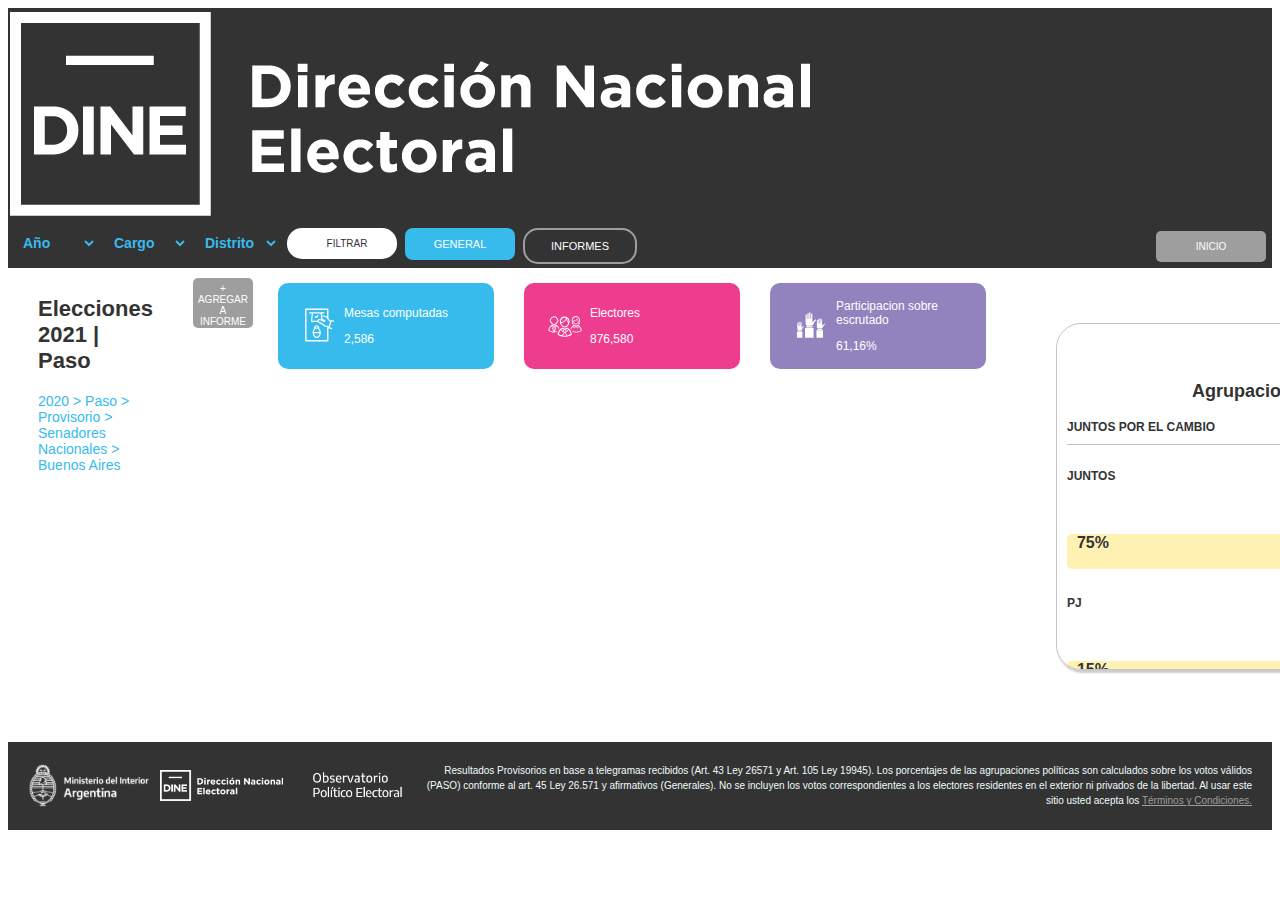
<file: paso.html>
<!DOCTYPE html>
<html lang="es">

<head>
    <meta charset="UTF-8" />
    <meta name="viewport" content="width=device-width, initial-scale=1.0" />
    <title>Sistema de Publicación de Resultados Electorales</title>
    <link rel="shortcut icon" type="image/png" href="favicon-16x16.png">
    <!-- Estilos CSS -->
    <link rel="stylesheet" href="css/pages/paso.css" />
</head>

<body>
    <header>
        <!--Barra de logo portal-->
        <div class="menu-principal">
            <a href="index.html"><img src="img/Logo_DINE_negativo.png" alt="logo" class="logo"></a>
        </div>
        <!--Barra de menú principal-->
        <ul class="menu-principal">
            <div class="menu-principal-left">
                <li>
                    <select name="ano" id="ano" class="combos">
                        <option value="ano">Año</option>
                        <option value="">2022</option>
                        <option value="">2023</option>
                    </select>
                </li>
                <li>
                    <select name="cargo" id="cargo" class="combos">
                        <option value="cargo">Cargo</option>
                        <option value="">2022</option>
                        <option value="">2023</option>
                    </select>
                </li>
                <li>
                    <select name="distrito" id="distrito" class="combos">
                        <option value="distrito">Distrito</option>
                        <option value="">2022</option>
                        <option value="">2023</option>
                    </select>
                </li>
                <li><a href="" class="filtrar"><i class="fa-solid fa-magnifying-glass icono-filtrar"></i>FILTRAR</a>
                </li>
                <li><a href="./generales.html" class="general">GENERAL</a></li>
                <li><a href="./informes.html" class="informes">INFORMES</a></li>
            </div>
            <li><a href="./index.html" class="inicio">INICIO</a></li>
        </ul>
    </header>
    <!-- Contenido principal de la página -->
    <main>
        <section id="sec-contenido">
            <!--Seccion para contenido de la página-->
            <section id="sec-titulo">
                <!--Seccion para agregar una palicula favorita por codigo-->
                <h2>Elecciones 2021 | Paso</h2>
                <p class="texto-path">2020 > Paso > Provisorio > Senadores Nacionales > Buenos Aires</p>
            </section>
            <section id="sec-contenido">
                <!--Seccion para contenido de la página-->
                <button class="agInforme">+ AGREGAR A INFORME</button>
                <div class="cajaRecuadros">
                    <div class="recuadrosInformativos mesas">
                        <div>
                            <svg version="1.1" id="Capa_1" xmlns="http://www.w3.org/2000/svg"
                                xmlns:xlink="http://www.w3.org/1999/xlink" x="0px" y="0px" width="841.889px"
                                height="595.281px" viewBox="0 0 841.889 595.281"
                                enable-background="new 0 0 841.889 595.281" xml:space="preserve"
                                class="v-icon__component theme--light"
                                style="font-size: 50px; height: 50px; width: 50px;">
                                <g>
                                    <path fill="#FFFFFF"
                                        d="M671.434,227.503l-43.614-14.145c-2.358-1.179-4.716-1.179-8.252,1.179
                                                                            c-2.357,1.179-4.715,3.536-4.715,5.894l-1.179,3.536c-9.431-8.251-22.396-20.039-34.185-35.363V31.827
                                                                            c0-7.072-5.894-11.788-11.788-11.788H198.746c-7.073,0-11.788,5.895-11.788,11.788v530.448c0,7.072,4.715,11.787,11.788,11.787
                                                                            h368.955c7.073,0,11.788-4.715,11.788-11.787V348.917c1.179,2.357,3.536,3.536,4.715,4.716l44.794,14.145c1.179,0,2.357,0,3.536,0
                                                                            c4.715,0,8.251-2.357,9.43-7.072s-1.179-10.609-5.894-12.967l0,0l-34.185-11.787l30.648-102.554l34.185,10.608l0,0
                                                                            c4.715,1.179,10.608-1.179,12.966-7.072C679.685,234.576,676.149,228.682,671.434,227.503z M555.914,550.487H210.533V43.615
                                                                            h345.381v113.162c-29.47-25.934-77.799-21.218-83.693-20.039l-3.536-34.185h35.363c5.894,0,10.609-4.715,10.609-10.609
                                                                            c0-5.894-4.716-10.608-10.609-10.608H262.4c-4.715,2.357-9.43,7.072-9.43,12.966c0,5.895,4.715,10.609,10.608,10.609h35.363
                                                                            l-11.787,132.022c0,2.357,1.179,5.894,2.357,8.251c2.357,2.358,4.715,3.537,7.072,3.537h103.731
                                                                            c5.895,9.43,15.324,12.966,16.503,14.145c0,0,29.47,15.324,51.866,24.755c12.967,5.894,15.324,9.43,20.039,14.145
                                                                            c2.357,3.537,5.894,7.073,10.609,10.609c14.146,12.967,34.185,14.146,40.078,15.324l17.682,4.715L555.914,550.487z
                                                                            M456.897,203.927l-8.251-3.536c-1.179-1.179-17.682-8.251-31.827-3.536c-8.251,2.357-14.145,8.251-18.86,17.682
                                                                            c-2.357,4.715-3.536,8.251-3.536,12.967h-87.229l10.608-122.593h130.844L456.897,203.927z M585.383,319.448l-42.436-11.788
                                                                            c-1.179,0-2.357,0-3.536,0c0,0-17.682,0-28.291-9.431c-3.536-3.536-5.894-7.072-8.251-9.43
                                                                            c-5.894-7.073-11.788-12.967-27.112-20.039c-22.396-9.431-50.687-24.755-51.865-24.755c0,0-7.073-3.536-9.431-9.43
                                                                            c-1.179-3.536-1.179-7.072,1.179-10.609c2.357-4.715,4.716-5.894,7.073-7.072c5.894-2.357,14.145,1.179,17.682,2.357l62.475,25.933
                                                                            c4.715,1.18,15.324,4.716,22.396-2.357c4.715-4.715,3.536-11.787-2.357-21.218c-10.609-16.503-29.469-20.039-37.721-20.039
                                                                            c-1.179,0-2.357,0-2.357,0c-1.179,0-2.357,0-3.536,0l0,0l-4.716-36.542l-1.179-8.251c0,0,0,0,1.179,0
                                                                            c0,0,56.581-8.252,76.621,24.754c15.323,25.933,38.899,50.688,56.58,62.475L585.383,319.448z">
                                    </path>
                                    <path fill="#FFFFFF"
                                        d="M368.49,179.174c2.357,1.179,3.536,2.357,5.894,2.357l0,0l0,0c3.536,0,5.895-1.179,8.252-3.536
                                                                            l29.469-35.363c3.536-4.715,2.357-10.609-1.179-14.146c-2.357-1.179-4.715-2.357-7.072-2.357c-2.358,0-4.716,1.179-7.073,3.536
                                                                            l-12.966,15.324l-9.431,11.788l-5.894-4.716l-4.715-3.536c-4.716-3.536-10.609-2.357-14.146,2.357
                                                                            c-3.536,4.716-2.357,10.609,2.357,14.146L368.49,179.174z">
                                    </path>
                                    <path fill="#FFFFFF"
                                        d="M427.428,359.526c0-2.357,0-3.536,0-5.894c0,0,0,0,0-1.18l0,0l0,0c0-28.29-20.039-50.688-44.793-50.688
                                                                            c-24.755,0-44.794,22.397-44.794,50.688l0,0l0,0c0,2.358,0,4.716,0,7.073c-14.145,16.503-23.575,40.078-23.575,67.189l0,0l0,0
                                                                            c0,48.33,30.648,88.408,68.369,88.408c37.72,0,68.368-40.078,68.368-88.408l0,0l0,0
                                                                            C451.003,399.604,441.573,376.029,427.428,359.526z M382.635,495.085c-23.576,0-43.615-25.933-47.151-57.76h94.302
                                                                            C427.428,469.152,407.389,495.085,382.635,495.085z M406.21,344.202c-7.073-3.536-15.324-5.894-23.575-5.894
                                                                            c-8.252,0-16.503,2.357-23.576,5.894c3.537-12.967,12.967-21.218,23.576-21.218C394.422,321.805,403.853,331.235,406.21,344.202z
                                                                            M382.635,358.347c23.575,0,43.614,24.754,47.15,57.76h-94.302C339.02,383.101,359.059,358.347,382.635,358.347z">
                                    </path>
                                </g>
                            </svg>
                        </div>
                        <div>
                            <p>Mesas computadas</p>
                            <p>2,586</p>
                        </div>
                    </div>
                    <div class="recuadrosInformativos electores">
                        <div>
                            <svg version="1.1" id="Layer_1" xmlns="http://www.w3.org/2000/svg"
                                xmlns:xlink="http://www.w3.org/1999/xlink" x="0px" y="0px" width="841.889px"
                                height="595.281px" viewBox="0 0 841.889 595.281"
                                enable-background="new 0 0 841.889 595.281" xml:space="preserve"
                                class="v-icon__component theme--light"
                                style="font-size: 50px; height: 50px; width: 50px;">
                                <title>comunidad</title>
                                <path fill="#FFFFFF"
                                    d="M462.824,342.115h-0.59c-3.125-1.252-6.67-0.854-9.438,1.062c-10.771,7.341-23.424,11.436-36.453,11.797
                                                                            c-13.2-0.436-26.022-4.519-37.043-11.797c-2.89-1.642-6.43-1.642-9.319,0c-54.148,26.779-76.682,98.859-71.845,112.897
                                                                            c0.632,1.725,1.735,3.237,3.186,4.365c34.136,22.816,73.983,35.608,115.021,36.925c41.28-0.521,81.446-13.472,115.257-37.161
                                                                            c1.454-1.173,2.557-2.724,3.186-4.482C539.387,440.739,516.973,368.659,462.824,342.115z M458.813,359.693
                                                                            c5.067,2.88,9.848,6.237,14.275,10.027l-21.707,27.016l-21.353-26.426c10.135-1.979,19.866-5.647,28.784-10.854V359.693z
                                                                            M434.039,395.084l-17.342,20.999c0,0,0,0.59,0,0.826c0,0.235,0,0,0-0.826l-17.224-20.999l17.578-21.471L434.039,395.084z
                                                                            M373.992,359.693c8.952,5.199,18.728,8.83,28.902,10.735l-21.588,26.308l-22.061-27.252c4.616-3.762,9.55-7.117,14.746-10.027
                                                                            V359.693z M315.007,447.464c5.307-26.169,17.715-50.372,35.863-69.957l25.6,32.088c1.272,1.329,3,2.13,4.837,2.241
                                                                            c1.824-0.022,3.548-0.841,4.719-2.241l4.837-5.898l12.977,15.69l-31.853,52.497c-20.349-4.863-39.705-13.204-57.216-24.656
                                                                            L315.007,447.464z M416.579,478.725c-10.703-0.196-21.366-1.381-31.852-3.539l31.852-52.143l32.088,52.496
                                                                            c-10.662,1.965-21.481,2.952-32.323,2.95L416.579,478.725z M461.29,472.709l-32.441-52.851l12.977-15.69l4.955,5.898
                                                                            c1.138,1.441,2.883,2.27,4.719,2.242l0,0c1.824-0.023,3.548-0.842,4.719-2.242l25.718-32.56
                                                                            c18.07,19.442,30.544,43.411,36.099,69.367c-17.312,11.868-36.609,20.539-56.979,25.6L461.29,472.709z">
                                </path>
                                <path fill="#FFFFFF"
                                    d="M416.462,340.935c45.3,0,81.753-54.856,81.753-100.157c1.717-45.184-33.521-83.204-78.705-84.92
                                                                            s-83.204,33.521-84.92,78.706c-0.078,2.07-0.078,4.144,0,6.214C334.59,286.079,371.043,340.935,416.462,340.935z M480.756,240.778
                                                                            c0,1.298,0,2.596,0,3.894c-18.168-6.606-25.364-40.229-27.842-56.98C470.381,199.714,480.797,219.574,480.756,240.778z
                                                                            M352.05,240.778c0.387-35.316,29.094-63.76,64.412-63.822c7.58,0.036,15.093,1.435,22.178,4.129
                                                                            c-5.771,25.088-21.943,46.535-44.475,58.985c-12.627,7.394-27.523,9.911-41.88,7.079C352.168,244.553,352.05,242.666,352.05,240.778
                                                                            z M362.549,260.244c13.056-0.269,25.851-3.71,37.278-10.028c19.154-10.271,34.437-26.506,43.531-46.244
                                                                            c4.719,20.645,14.864,47.188,35.392,53.087c-6.96,32.56-33.268,66.418-62.406,66.418s-54.03-32.089-61.816-63.94
                                                                            C357.182,259.952,359.863,260.188,362.549,260.244z"></path>
                                <path fill="#FFFFFF"
                                    d="M542.454,249.036l0.944,3.186c0.522,1.727,0.839,3.508,0.943,5.309l0,0c-0.551,1.18-1.966,3.657-4.247,7.433
                                                                            l-1.062,1.77c-1.563,2.695-1.181,6.096,0.943,8.376c6.438,6.525,14.637,11.034,23.595,12.977c0.584,0.114,1.185,0.114,1.77,0
                                                                            c3.892,0.367,7.345-2.489,7.713-6.381c0.352-3.722-2.251-7.075-5.943-7.658c-4.577-1.021-8.934-2.859-12.859-5.427
                                                                            c1.602-2.582,2.87-5.356,3.775-8.258c0.116-1.177,0.116-2.362,0-3.539c-0.062-3.077-0.537-6.133-1.416-9.083l-0.943-3.422
                                                                            c0-1.298-0.826-2.595-1.18-3.893v-1.18c-3.318-7.425-5.047-15.462-5.073-23.595c0.729-30.418,25.977-54.486,56.395-53.759
                                                                            s54.486,25.977,53.759,56.395c-0.187,7.795-2.025,15.461-5.395,22.492l-2.124,7.433c-0.941,3.021-1.457,6.157-1.533,9.319
                                                                            c-0.116,1.177-0.116,2.362,0,3.539c-0.056,0.352-0.056,0.71,0,1.062c0.976,2.515,2.201,4.926,3.657,7.196
                                                                            c-2.936,1.979-6.159,3.49-9.556,4.483c-3.891,0.815-6.383,4.629-5.567,8.52c0.815,3.89,4.63,6.382,8.52,5.566
                                                                            c0.443-0.093,0.877-0.228,1.294-0.401c7.512-2.082,14.32-6.159,19.701-11.797c2.093-2.286,2.518-5.642,1.062-8.376l-1.062-1.77
                                                                            c-0.943-1.534-3.421-5.663-4.246-7.314v-0.59c0.017-1.81,0.336-3.604,0.943-5.309c0.59-2.478,1.298-4.837,1.77-6.371
                                                                            c15.945-34.834,0.633-75.999-34.201-91.944s-75.999-0.633-91.944,34.201c-8.279,18.087-8.396,38.857-0.319,57.036L542.454,249.036z">
                                </path>
                                <path fill="#FFFFFF"
                                    d="M642.375,297.64c-2.532-1.03-5.412-0.72-7.668,0.825c-8.872,5.963-19.276,9.24-29.965,9.438
                                                                            c-10.801-0.386-21.289-3.732-30.318-9.674c-2.138-1.544-4.956-1.771-7.313-0.59l0,0c-23.636,13.269-41.938,34.323-51.789,59.575
                                                                            c3.657,4.247,7.078,8.612,10.263,12.977c5.804-16.099,14.791-30.863,26.426-43.413l24.42,27.134
                                                                            c0.923,1.054,2.257,1.656,3.657,1.651l0,0c1.508-0.124,2.886-0.899,3.775-2.124l20.526-29.729l20.881,30.201
                                                                            c0.928,1.18,2.285,1.943,3.775,2.123l0,0c1.43-0.02,2.79-0.615,3.774-1.651l24.893-27.134c15.105,16.03,25.513,35.905,30.082,57.452
                                                                            c-24.783,16.33-53.728,25.214-83.405,25.6c-22.516-0.792-44.649-6.045-65.12-15.454c3.217,5.863,6.131,11.888,8.73,18.05
                                                                            c18.353,6.987,37.713,10.971,57.334,11.797c33.779-0.463,66.647-11.022,94.376-30.318c1.199-0.993,2.098-2.301,2.596-3.775
                                                                            C705.608,378.923,687.204,319.819,642.375,297.64z M579.615,342.705l-20.881-22.65c3.726-2.86,7.67-5.425,11.797-7.668
                                                                            c7.562,4.349,15.827,7.343,24.42,8.848L579.615,342.705z M629.989,342.705l-14.864-21.353c8.595-1.564,16.855-4.598,24.42-8.966
                                                                            c4.164,2.182,8.113,4.749,11.797,7.668L629.989,342.705z">
                                </path>
                                <path fill="#FFFFFF"
                                    d="M628.337,190.877c-1.385-2.284-4.359-3.014-6.644-1.628c-1.115,0.676-1.91,1.773-2.204,3.044
                                                                            c-6.253,27.959-24.774,29.492-39.639,30.79c-8.729,0.708-18.639,1.651-18.639,11.207c0,24.185,19.465,53.323,43.53,53.323
                                                                            c24.066,0,43.649-29.139,43.649-53.323C643.531,219.045,636.794,204.462,628.337,190.877z M604.743,278.057
                                                                            c-17.932,0-33.976-24.42-34.094-43.649c3.214-1.169,6.607-1.768,10.027-1.77c13.213-1.18,34.447-2.949,44.711-27.251
                                                                            c5.456,9.175,9.925,18.903,13.331,29.021C638.719,253.637,622.792,278.057,604.743,278.057z">
                                </path>
                                <path fill="#FFFFFF"
                                    d="M313.709,362.996c3.304-4.011,6.843-7.903,10.5-11.797c-10.078-22.699-27.316-41.47-49.076-53.44l0,0
                                                                            c-2.572-1.03-5.487-0.721-7.786,0.825c-8.815,5.99-19.19,9.271-29.847,9.438c-10.771-0.347-21.232-3.697-30.2-9.674
                                                                            c-2.422-1.345-5.365-1.345-7.786,0c-44.476,22.061-62.879,81.046-58.985,92.606c0.544,1.449,1.483,2.717,2.713,3.657
                                                                            c28.015,18.697,60.712,29.161,94.377,30.201c16.017-0.268,31.911-2.851,47.188-7.669c1.908-5.903,4.153-11.693,6.724-17.341
                                                                            c-14.479,5.61-29.701,9.067-45.183,10.263l25.01-51.553c1.152-2.354,0.273-5.196-2.005-6.488l-10.146-5.898l21.234-27.605
                                                                            C295.008,330.396,306.432,345.669,313.709,362.996z M153.741,384.349c5.684-25.848,19.895-49.032,40.346-65.828l21.234,27.487
                                                                            l-10.146,5.898c-2.234,1.332-3.06,4.165-1.887,6.488l24.892,51.554C201.697,407.4,176.191,398.629,153.741,384.349z
                                                                            M232.192,396.146l-18.285-37.751l10.971-6.488c1.257-0.7,2.157-1.9,2.478-3.304c0.226-1.408-0.114-2.85-0.943-4.011l-24.303-32.088
                                                                            l0,0c9.059,5.185,19.108,8.401,29.493,9.438c0.472,22.65,0.708,55.564,0.59,73.731V396.146z M247.764,344.593
                                                                            c-1.677,2.163-1.283,5.275,0.879,6.952c0.171,0.132,0.35,0.253,0.536,0.362l10.972,6.488l-17.932,38.341c0-12.505,0-35.392,0-74.204
                                                                            c10.56-1.072,20.771-4.369,29.965-9.673l0,0L247.764,344.593z">
                                </path>
                                <path fill="#FFFFFF"
                                    d="M180.521,255.171c5.19,10.382,23.594,41.525,56.743,41.525c33.15,0,51.554-31.144,56.744-41.525
                                                                            c7.55-3.822,12.906-10.921,14.511-19.229c4.03-10.152,3.024-21.612-2.714-30.908c-1.321-1.697-2.869-3.205-4.601-4.482
                                                                            c-9.042-35.281-44.972-56.552-80.253-47.51c-23.321,5.977-41.532,24.188-47.509,47.51c-1.962,1.255-3.68,2.854-5.073,4.719
                                                                            c-5.66,9.234-6.664,20.588-2.713,30.672C167.249,244.36,172.775,251.508,180.521,255.171z M180.521,214.235
                                                                            c1.003-1.31,2.491-2.16,4.129-2.359l0,0c0.77,0.139,1.506-0.372,1.645-1.142c0.003-0.013,0.005-0.025,0.007-0.038
                                                                            c3.3-27.756,28.475-47.581,56.23-44.281c23.217,2.76,41.521,21.064,44.28,44.281c0.178,0.805,0.959,1.325,1.77,1.18
                                                                            c1.693,0.124,3.247,0.987,4.247,2.359c1.651,2.241,3.067,7.078,0,17.342c-1.415,4.954-4.247,10.735-8.848,9.438
                                                                            c-0.716-0.241-1.494,0.122-1.77,0.825c-7.668,19.584-24.892,39.284-45.772,39.284s-38.223-19.818-45.891-39.52
                                                                            c-0.238-0.571-0.797-0.944-1.416-0.944l0,0c-4.601,1.534-7.55-4.364-8.966-9.319c-2.595-10.027-1.18-14.864,0.473-17.105H180.521z">
                                </path>
                            </svg>
                        </div>
                        <div>
                            <p>Electores</p>
                            <p>876,580</p>
                        </div>
                    </div>
                    <div class="recuadrosInformativos participacion">
                        <div>
                            <svg version="1.1" id="Layer_1" xmlns="http://www.w3.org/2000/svg"
                                xmlns:xlink="http://www.w3.org/1999/xlink" x="0px" y="0px" width="841.889px"
                                height="595.281px" viewBox="0 0 841.889 595.281"
                                enable-background="new 0 0 841.889 595.281" xml:space="preserve"
                                class="v-icon__component theme--light"
                                style="font-size: 50px; height: 50px; width: 50px;">
                                <title>participacion</title>
                                <path fill="#FFFFFF"
                                    d="M508.832,212.347c-2.05-2.229-4.488-4.068-7.195-5.427c-2.793-1.033-5.824-1.238-8.73-0.59
                                c-1.705,0.26-3.37,0.735-4.955,1.416c-10.957,5.935-20.277,14.485-27.133,24.892c-4.26,6.344-10.35,11.24-17.46,14.038V116.909
                                c1.236-5.799-2.462-11.501-8.261-12.737s-11.502,2.462-12.737,8.261c-0.315,1.476-0.315,3.001,0,4.477v70.782
                                c0,2.802-2.271,5.073-5.073,5.073s-5.072-2.271-5.072-5.073V97.326c0.751-6.472-3.886-12.327-10.357-13.079
                                c-0.048-0.006-0.095-0.011-0.143-0.016c-6.479,0.673-11.188,6.473-10.515,12.953c0.005,0.047,0.011,0.095,0.016,0.142v90.247
                                c0,2.802-2.271,5.073-5.072,5.073c-2.802,0-5.073-2.271-5.073-5.073v-80.81c0.771-6.364-3.682-12.18-10.027-13.095
                                c-6.48,0.673-11.188,6.473-10.515,12.953c0.005,0.047,0.01,0.095,0.016,0.142v90.365c0,2.802-2.271,5.073-5.073,5.073
                                s-5.072-2.271-5.072-5.073v-61.816c0.751-6.472-3.886-12.327-10.357-13.079c-0.048-0.005-0.095-0.011-0.143-0.016
                                c-6.48,0.674-11.188,6.473-10.515,12.953c0.005,0.047,0.01,0.095,0.016,0.142v128.234c-1.572,18.48,6.725,36.419,21.824,47.188
                                h81.636c11.325-6.8,20.806-16.28,27.605-27.605c2.595-4.837,4.837-9.319,7.078-13.566c6.687-16.377,16.459-31.315,28.785-44.003
                                c3.446-2.846,7.115-5.409,10.971-7.668c1.093-0.64,1.863-1.711,2.123-2.949C509.631,214.033,509.414,213.078,508.832,212.347z">
                                </path>
                                <path fill="#FFFFFF" d="M328.573,348.25h127.645c4.495,0,8.14,3.645,8.14,8.14l0,0v154.66l0,0H320.552l0,0V356.272
                                C320.615,351.868,324.17,348.313,328.573,348.25z"></path>
                                <rect x="339.073" y="317.695" fill="#FFFFFF" width="108.061" height="22.533"></rect>
                                <path fill="#FFFFFF" d="M657.24,282.422c-1.578-1.706-3.458-3.105-5.544-4.129c-2.162-0.592-4.444-0.592-6.606,0
                                c-1.346,0.213-2.655,0.61-3.894,1.18c-8.328,4.552-15.416,11.073-20.645,18.993c-3.306,4.799-7.938,8.529-13.331,10.736v-99.804
                                c1.083-4.431-1.632-8.899-6.062-9.982c-4.431-1.082-8.899,1.632-9.982,6.062c-0.314,1.288-0.314,2.632,0,3.92V263.9
                                c0.207,2.307-1.473,4.354-3.774,4.602c-2.343-0.122-4.143-2.12-4.021-4.462c0.002-0.047,0.005-0.093,0.009-0.14v-69.484
                                c1.083-4.431-1.632-8.899-6.062-9.981c-4.431-1.083-8.899,1.631-9.982,6.062c-0.314,1.288-0.314,2.632,0,3.92v69.013
                                c0.373,2.117-1.041,4.137-3.159,4.51c-2.117,0.372-4.136-1.042-4.509-3.159c-0.078-0.447-0.078-0.904,0-1.351v-61.816
                                c0.939-4.463-1.918-8.843-6.381-9.781c-4.463-0.939-8.842,1.917-9.781,6.381c-0.235,1.121-0.235,2.279,0,3.4v69.721
                                c0.737,2.02-0.303,4.255-2.322,4.992c-2.02,0.736-4.254-0.303-4.991-2.322c-0.315-0.862-0.315-1.808,0-2.67v-47.188
                                c0.938-4.463-1.918-8.842-6.381-9.781s-8.843,1.918-9.781,6.381c-0.236,1.121-0.236,2.279,0,3.4v98.152
                                c-1.186,13.88,4.937,27.377,16.162,35.627h62.524c8.877-5.241,16.299-12.623,21.588-21.471l5.309-10.382
                                c5.146-12.51,12.633-23.922,22.061-33.622c2.67-2.135,5.467-4.104,8.376-5.898c0.834-0.489,1.431-1.3,1.652-2.241
                                C657.869,283.641,657.694,282.938,657.24,282.422z"></path>
                                <path fill="#FFFFFF" d="M519.332,386.472h97.68c3.453,0,6.252,2.799,6.252,6.252v117.971l0,0H512.608l0,0V392.724
                                c-0.01-3.453,2.781-6.26,6.234-6.27C519.006,386.454,519.169,386.46,519.332,386.472z">
                                </path>
                                <rect x="527.354" y="363.114" fill="#FFFFFF" width="82.698" height="17.224"></rect>
                                <path fill="#FFFFFF" d="M304.508,320.173c-1.309-1.415-2.869-2.575-4.602-3.421c-1.851-0.524-3.812-0.524-5.662,0l-3.186,0.943
                                c-6.955,3.823-12.869,9.291-17.224,15.927c-2.748,4.048-6.654,7.173-11.207,8.966v-83.76c0.419-4.117-2.505-7.824-6.606-8.376
                                c-4.149,0.493-7.14,4.218-6.725,8.376v45.536c0.135,1.95-1.337,3.641-3.287,3.774c-0.005,0.001-0.011,0.001-0.016,0.001
                                c-1.909-0.187-3.322-1.861-3.186-3.775v-57.688c0.352-4.139-2.607-7.824-6.725-8.376c-4.116,0.552-7.075,4.237-6.724,8.376v57.688
                                c0.343,1.792-0.831,3.523-2.623,3.866c-1.792,0.344-3.522-0.831-3.865-2.623c-0.079-0.41-0.079-0.832,0-1.243v-51.671
                                c0.412-4.134-2.593-7.824-6.725-8.258c-4.1,0.493-7.071,4.144-6.725,8.258v57.688c0.001,1.759-1.425,3.186-3.184,3.187
                                s-3.186-1.425-3.187-3.184c0-0.001,0-0.002,0-0.003v-39.049c0.352-4.139-2.607-7.824-6.725-8.376
                                c-4.149,0.493-7.139,4.218-6.725,8.376v82.58c-1.079,11.861,4.222,23.405,13.921,30.318h52.144
                                c7.469-4.531,13.645-10.91,17.931-18.521l4.483-8.612c4.286-10.447,10.533-19.979,18.403-28.077c2.212-1.854,4.58-3.511,7.078-4.954
                                c0.715-0.38,1.199-1.085,1.298-1.888C305.219,321.508,305.073,320.68,304.508,320.173z">
                                </path>
                                <path fill="#FFFFFF" d="M189.368,406.999h81.518c2.867,0,5.19,2.324,5.19,5.191v98.859l0,0h-91.898l0,0V412.19
                                C184.178,409.323,186.501,406.999,189.368,406.999z"></path>
                                <rect x="195.975" y="387.534" fill="#FFFFFF" width="69.013" height="14.393"></rect>
                            </svg>
                        </div>
                        <div>
                            <p>Participacion sobre escrutado</p>
                            <p>61,16%</p>
                        </div>
                    </div>
                </div>
            </section>
            <section class="cuadrosDetalle">
                <div class="agrupacionPolitica recuadros">
                    <h3 class="title">Agrupacion Politica</h3>
                    <p class="subTitulo tituloAgrupacion">JUNTOS POR EL CAMBIO</p>
                    <div class="partidos">
                        <p class="subTitulo">JUNTOS</p>
                        <div>
                            <p class="peso">43</p>
                            <p class="peso">61000 VOTOS</p>
                        </div>
                    </div>
                    <div class="progress" style="background: var(--grafica-amarillo-claro);">
                        <div class="progress-bar" style="width:15%; background: var(--graficaamarillo);">
                            <span class="progress-bar-text">75%</span>
                        </div>
                    </div>

                    <div class="partidos">
                        <p class="subTitulo">PJ</p>
                        <div>
                            <p class="peso">25%</p>
                            <p class="peso">16000 VOTOS</p>
                        </div>
                    </div>
                    <div class="progress" style="background: var(--grafica-amarillo-claro);">
                        <div class="progress-bar" style="width:15%; background: var(--graficaamarillo);">
                            <span class="progress-bar-text">15%</span>
                        </div>
                    </div>
                </div>
                <div class="recuadros mapaCaja">
                    <h3 class="title">Corrientes</h3>
                    <svg height="auto" width="auto" class="mapa">
                        <path class="leaflet-interactive" stroke="#18a0fb" stroke-opacity="1" stroke-width="2"
                            stroke-linecap="round" stroke-linejoin="round" fill="#18a0fb" fill-opacity="1"
                            fill-rule="evenodd"
                            d="M106 135L108 138L109 135L116 136L122 132L123 133L131 130L139 134L143 141L148 145L147 139L151 137L153 133L152 131L154 131L159 126L160 121L168 117L169 114L174 109L176 103L180 102L183 95L186 93L189 87L192 86L193 83L197 85L195 80L197 80L198 78L194 73L194 69L188 60L189 58L186 57L180 64L177 60L174 60L173 62L170 60L164 61L145 55L130 56L127 58L124 61L126 69L125 72L123 77L120 77L119 80L120 91L117 100L116 102L114 102L112 106L110 106L108 111L108 117L106 121L109 127L106 133L107 135z">
                        </path>
                    </svg>
                </div>
                <div class="chart-wrap horizontal recuadros">
                    <div class="title">Resumen de Votos</div>
                    <div class="grid">
                        <div class="bar" style="--bar-value:85%;--bar-color:var(--grafica-amarillo);"
                            data-name="Partido 1" title="Your Blog 85%"></div>
                        <div class="bar" style="--bar-value:23%;--bar-color:var(--grafica-lila2);" data-name="Partido 2"
                            title="Medium 23%"></div>
                        <div class="bar" style="--bar-value:7%;--bar-color:var(--grafica-bordo);" data-name="Partido 3"
                            title="Tumblr 7%"></div>
                        <div class="bar" style="--bar-value:38%;--bar-color:var(--grafica-celeste);"
                            data-name="Partido 4" title="Facebook 38%"></div>
                        <div class="bar" style="--bar-value:35%;--bar-color:var(--grafica-lila-claro);"
                            data-name="Partido 5" title="YouTube 35%"></div>
                        <div class="bar" style="--bar-value:30%;--bar-color:var(--grafica-rojo);" data-name="Partido 6"
                            title="LinkedIn 30%"></div>
                        <div class="bar" style="--bar-value:5%;--bar-color:var(--grafica-gris);" data-name="Partido 7"
                            title="Twitter 5%"></div>
                        <div class="bar" style="--bar-value:20%;--bar-color:var(--grafica-verde);" data-name="Otros"
                            title="Other 20%"></div>
                    </div>
                </div>

            </section>
        </section>
    </main>
    <!--Pie de página-->
    <footer>
        <img src="./img/icons/Ministerio-del-Interior_pluma.1ab9a7a7.png" alt="">
        <img src="./img/icons/Logo_DINE_negativo.a88f983e.png" alt="">
        <img src="./img/icons/logos_001-10.4430c8d5.png" alt="">
        <p>
            Resultados Provisorios en base a telegramas recibidos (Art. 43 Ley 26571 y Art. 105 Ley 19945). Los
            porcentajes de las agrupaciones políticas son calculados sobre los votos válidos (PASO) conforme al art.
            45 Ley 26.571 y afirmativos (Generales). No se incluyen los votos correspondientes a los electores
            residentes en el exterior ni privados de la libertad. Al usar este sitio usted acepta los <a
                href="">Términos y Condiciones.</a>
        </p>
    </footer>
</body>


</html>
</file>
<file: css/pages/index.css>
body {
    font-family: 'Roboto', sans-serif;
  }

  /* Título de la página */
  h1 {
    font-size: 26px;
    color: var(--titulos);
    font-family: 'Roboto', sans-serif;
    padding-bottom: 20px;
  }
  
  /* Encabezados H2 */
  h2 {
    font-size: 22px;
    color: var(--titulos);
    font-family: 'Roboto', sans-serif;
  }
  
  /* Encabezados H3 */
  h3 {
    font-size: 18px;
    color: var(--titulos);
    font-family: 'Roboto', sans-serif;
  }
  
  /* Párrafos */
  p {
    font-size: 12px;
    color: var(--textos);
    font-family: 'Roboto', sans-serif;
  }
/*-------PALETA DE COLORES-------------*/
:root {
    --magenta: #ee3d8f;
    --celeste: #37bbed;
    --morado: #9283be;
    --gris-claro: #9e9e9e;
    --titulos: #333;
    --textos: #333;
    --fondo-pantalla: rgb(235, 245, 251);
    --fondo-Cabecera: #18a0fb;
    --fondo-Footer: #333;
    --fondo-Menu: #333;
    --texto-footer: #9e9e9e;
    --titulo-Grilla: #727272;
    --borde-inferior-Grilla: #727272;
    --borde-Grilla: #c5c5c5;
    --grafica-amarillo: rgb(252, 210, 0);
    --grafica-amarillo-claro: rgba(252, 210, 0, 0.3);
    --grafica-celeste: rgb(0, 169, 232);
    --grafica-celeste-claro: rgba(0, 169, 232, 0.3);
    --grafica-bordo: rgb(171, 40, 40);
    --grafica-bordo-claro: rgba(171, 40, 40, 0.3);
    --grafica-lila: rgb(112, 76, 159);
    --grafica-lila-claro: rgba(112, 76, 159, 0.5);
    --grafica-lila2: rgb(77, 46, 110);
    --grafica-lila2-claro: rgba(77, 46, 110, 0.5);
    --grafica-gris: rgb(128, 128, 128);
    --grafica-gris-claro: rgb(128, 128, 128, 0.5);
    --grafica-verde: rgb(102, 171, 60);
    --grafica-verde-claro: rgba(102, 171, 60, 0.5);
    --mensaje-usuario-amarillo: #ffc107;
    --mensaje-usuario-verde: #28a745;
    --mensaje-usuario-rojo: #dc3545;
}

/* Estilo de la barra de logo */
header {
    padding: 0em; /* Ajusta el padding para hacer la cabecera más pequeña */
    background-color: var(--fondo-Cabecera);
    color: white;
    width: 100%;
    margin: 0 auto;
    height: 1; /* Ajusta la altura para que sea automática y se ajuste al contenido */
}


/* Estilo de la barra de menú */
nav {
    color:#333;
    margin: 0 13px;
    padding-top: 20px;
    background-color: var(--fondo-Menu);
}

/* Estilos de los botones de navegación */
.menu-principal {
    display: flex;
    justify-content: start;
    padding: 5px;
    list-style-type: none;
    align-items: center;
    margin: 0px;
}

.consultar {
    color: #FFF;
    padding-right: 20px;
    padding-left: 10px;
}

.botonPaso {
    border: none;
    background-color: var(--magenta);
    border-radius: 8px;
    padding: 10px 30px;
    color: #FFF;
    font-size: 11px;
    text-transform: uppercase;
    text-align: center;
    text-decoration: none;
}

.botonPaso:hover {
    background-color: var(--gris-claro);
}

.botonGeneral {
    border: none;
    background-color: var(--celeste);
    border-radius: 8px;
    padding: 10px 20px;
    color: #FFF;
    font-size: 11px;
    text-transform: uppercase;
    text-align: center;
    min-width: 80px;
    margin-left: 5px;
    text-decoration: none;
}

.botonGeneral:hover {
    background-color: var(--gris-claro);
}

.botonInformes {
    border: solid 2px;
    border-color: var(--gris-claro);
    padding: 10px 20px;
    color: #FFF;
    font-size: 11px;
    text-transform: uppercase;
    text-align: center;
    text-decoration: none;
    border-radius: 15px;
    margin-left: 5px;
    min-width: 80px;
}

.botonInformes:hover {
    background-color: var(--gris-claro);
}

/* Estilos del contenido principal */
main {
    padding: 0px 30px;
}

.sec-titulo {
    display: flex;
}

.imgdata {
    margin: 15px;
    width: 350px;
}

body {
    background-color: white;
}

.botones-elecciones {
    display: flex;
    justify-content: center;
}

.Paso {
    display: flex;
    background-color: var(--magenta);
    border-radius: 5px;
    height: 100px;
    width: 400px;
    margin: 25px;
    padding: 1rem;
    text-align: center;
    border: none;
    cursor: pointer;
    align-items: center;
    color: #FFF;
    font-size: 28px;
}

.link-boton-Paso {
    text-decoration: none;
}

.link-boton-General {
    text-decoration: none;
}

.General {
    display: flex;
    background-color: var(--celeste);
    border-radius: 5px;
    color: #FFF;
    margin: 25px;
    height: 100px;
    width: 400px;
    padding: 1rem;
    font-size: 28px;
    text-align: left;
    border: none;
    cursor: pointer;
    align-items: center;
}

#sec-contenido {
    background-color: #EFFCFE;
}

.titulo-elecciones {
    margin: 0px;
    margin-bottom: 10px;
}

.titulo-resultado {
    margin: 0px;
    margin-bottom: 50px;
}

/* Estilos del pie de página */
footer {
    background-color: var(--fondo-Footer);
    color: var(--texto-footer);
    padding: 20px;
    display: flex;
    justify-content: space-between;
    align-items: center;
}

/* Estilos del pie de página */
footer {
    background-color: var(--fondo-Footer);
    color: var(--texto-footer);
    padding: 20px;
    display: flex;
    justify-content: space-between;
    align-items: center;
}

/* Estilos para imágenes en el pie de página */
footer img {
    width: 10%; /* Ajusta el ancho de las imágenes para que ocupen la mitad del pie de página */
    margin-right: 10px;
}

/* Estilos para el texto del pie de página */
footer p {
    color: #EFFCFE;
    margin: 0;
    font-size: 10px;
    line-height: 1.5;
    text-align: right; /* Alinea el texto a la derecha */
}

/* Estilos para el enlace "Términos y Condiciones" en el pie de página */
footer a {
    text-decoration: underline;
    color: var(--texto-footer);
}
</file>
<file: css/pages/generales.css>
/* Estilo general para toda la página */
body {
    font-family: 'Roboto', sans-serif;
  }

  /* Título de la página */
  h1 {
    font-size: 26px;
    color: var(--titulos);
    font-family: 'Roboto', sans-serif;
    padding-bottom: 20px;
  }
  
  /* Encabezados H2 */
  h2 {
    font-size: 22px;
    color: var(--titulos);
    font-family: 'Roboto', sans-serif;
  }
  
  /* Encabezados H3 */
  h3 {
    font-size: 18px;
    color: var(--titulos);
    font-family: 'Roboto', sans-serif;
  }
  
  /* Párrafos */
  p {
    font-size: 12px;
    color: var(--textos);
    font-family: 'Roboto', sans-serif;
  }
  
/*paleta de colores*/
:root {
    --magenta: #ee3d8f;
    --celeste: #37bbed;
    --morado: #9283be;
    --gris-claro: #9e9e9e;
    --titulos: #333;
    --textos: #333;
    --fondo-pantalla: rgb(235, 245, 251);
    --fondo-Cabecera: #18a0fb;
    --fondo-Footer: #333;
    --fondo-Menu: #333;
    --texto-footer: #9e9e9e;
    --titulo-Grilla: #727272;
    --borde-inferior-Grilla: #727272;
    --borde-Grilla: #c5c5c5;
    --grafica-amarillo: rgb(252, 210, 0);
    --grafica-amarillo-claro: rgba(252, 210, 0, 0.3);
    --grafica-celeste: rgb(0, 169, 232);
    --grafica-celeste-claro: rgba(0, 169, 232, 0.3);
    --grafica-bordo: rgb(171, 40, 40);
    --grafica-bordo-claro: rgba(171, 40, 40, 0.3);
    --grafica-lila: rgb(112, 76, 159);
    --grafica-lila-claro: rgba(112, 76, 159, 0.5);
    --grafica-lila2: rgb(77, 46, 110);
    --grafica-lila2-claro: rgba(77, 46, 110, 0.5);
    --grafica-gris: rgb(128, 128, 128);
    --grafica-gris-claro: rgb(128, 128, 128, 0.5);
    --grafica-verde: rgb(102, 171, 60);
    --grafica-verde-claro: rgba(102, 171, 60, 0.5);
    --mensaje-usuario-amarillo: #ffc107;
    --mensaje-usuario-verde: #28a745;
    --mensaje-usuario-rojo: #dc3545;
}

/*empieza nagvar generales*/
.menu-principal {
    display: flex;
    justify-content: space-between;
    padding: 4px 2px;
    background-color: var(--fondo-Menu);
    list-style-type: none;
    align-items: center;
    margin: 0px;
}

.menu-principal li a {
    text-decoration: none;
    padding: 10px;
}

.menu-principal li {
    padding: 0px 4px;
}

.menu-principal-left {
    display: flex;
}

.filtrar {
    background-color: white;
    border-radius: 15px;
    padding: 5px;
    font-size: 10px;
    text-transform: uppercase;
    text-align: center;
    color: var(--textos);
}

.inicio {
    background-color: var(--gris-claro);
    border-radius: 5px;
    padding: 100px;
    font-size: 10px;
    text-transform: uppercase;
    text-align: center;
}

.inicio:hover {
    color: var(--textos);
}

.combos {
    background-color: transparent;
    border: none;
    font-size: 14px;
    height: 30px;
    padding: 5px;
    color: var(--celeste);
    font-weight: bold;
    width: 83px;
}

.filtrar {
    border-radius: 15px;
    padding: 5px;
    font-family: #FFF;
    font-size: 10px;
    text-transform: uppercase;
    text-align: center;
    color: var(--textos);
    display: flex;
    width: 90px;
    justify-content: center;
}

.icono-filtrar {
    text-align: center;
    padding: 1px;
    margin-right: 8px;
}

.inicio {
    border-radius: 5px;
    padding: 5px;
    font-size: 10px;
    text-transform: uppercase;
    text-align: center;
    color: #FFF;
    display: flex;
    width: 90px;
    justify-content: center;
}

.inicio:hover {
    color: var(--textos);
}

.informes {
    border: solid 2px;
    border-color: var(--gris-claro);
    padding: 10px 20px;
    color: #FFF;
    font-size: 11px;
    text-transform: uppercase;
    text-align: center;
    text-decoration: none;
    border-radius: 15px;
    margin-left: px;
    min-width: 90px;
    display: flex;
    justify-content: center;
}

.paso {
    border: none;
    background-color: var(--magenta);
    border-radius: 8px;
    padding: 10px 20px;
    color: #FFF;
    font-size: 11px;
    text-transform: uppercase;
    text-align: center;
    min-width: 90px;
    text-decoration: none;
    display: flex;
    justify-content: center;
}

/*termian nagvar generales*/

/*empieza el boton de resultados*/

.botonResultadoVerde {
    background-color: var(--mensaje-usuario-verde);
    width: 400px;
    margin: 20px auto;
    padding: 15px;
    border-radius: 10px;
    color: #FFFFFF;
    font-size: 12px;
    font-weight: 200;
    text-align: center;
}

.botonResultadoRojo {
    background-color: var(--mensaje-usuario-rojo);
    width: 400px;
    margin: 20px auto;
    padding: 15px;
    border-radius: 10px;
    color: #FFFFFF;
    font-size: 12px;
    font-weight: 200;
    text-align: center;
}

.botonResultadoAmarillo {
    background-color: var(--mensaje-usuario-amarillo);
    width: 400px;
    margin: 20px auto;
    padding: 15px;
    border-radius: 10px;
    color: #FFFFFF;
    font-size: 12px;
    font-weight: 200;
    text-align: center;
}

.iconosAlerta {
    padding-right: 5px;
    font-size: 18px;
}


/*termina boton resultados*/

/* empieza contenidos generales*/
.texto-path {
    font-size: 14px;
    color: var(--celeste);
}

#sec-contenido {
    display: flex;
    justify-content: space-between;
}

.cajaRecuadros {
    display: flex;
}

#sec-titulo {
    margin: 10px;
    margin-left: 30px;
}


.recuadrosInformativos {
    display: flex;
    border-radius: 10px;
    margin: 15px;
    height: 70px;
    width: 184px;
    padding: 0.5rem 1rem;
    font-size: 12px;
    align-items: center;
}

.recuadrosInformativos p {
    color: white;
}

.mesas {
    background-color: var(--celeste);
}

.electores {
    background-color: var(--magenta);
}

.participacion {
    background-color: var(--morado);
}

.agInforme {
    background-color: var(--gris-claro);
    color: white;
    font-size: 10px;
    text-align: center;
    padding: 5px;
    border-radius: 5px;
    text-transform: uppercase;
    border: none;
    height: 50px;
    margin: 10px;
    margin-left: 30px;
}

.agInforme:hover {
    color: var(--textos);
}

.cuadrosDetalle {
    display: flex;
    margin: 30px;
    justify-content: center;
}

.agrupacionPolitica {
    overflow: scroll;
    height: 325px;
    width: 500px;
    margin: 25px;
}
.chart-wrap.horizontal .bar::after {
    /* giramos las letras para horizontal*/
    transform: rotate(45deg);
    padding-top: 0px;
    display: block;
}

.chart-wrap .grid {
    margin-left: 50px;
    position: relative;
    padding: 5px 0 5px 0;
    height: 50%;
    width: 50%;
    border-left: 2px solid var(--grid-color);
    font-size: 10px;
    align-items: center;
    justify-content: center;
}

/* posicionamos el % del gráfico*/
.chart-wrap .grid::before {
    font-size: 0.8em;
    font-weight: bold;
    content: '0%';
    position: absolute;
    left: -0.5em;
    top: -1.5em;
}

.chart-wrap .grid::after {
    font-size: 0.8em;
    font-weight: bold;
    content: '100%';
    position: absolute;
    right: -1.5em;
    top: -1.5em;
}

/* giramos las valores de 0% y 100% para horizontal */
.chart-wrap.horizontal .grid::before,
.chart-wrap.horizontal .grid::after {
    transform: rotate(90deg);
}

.peso {
    color: var(--textos);
    font-size: 11px;
    padding: 5px;
    text-transform: uppercase;
}

.subTitulo {
    font-weight: bold;
}

.partidos {
    display: flex;
    justify-content: space-between;
}

.mapaCaja {
    margin: 25px;
}

/*empieza la barra de progreso*/
.progress {
    height: 35px;
    width: 100%;
    border-radius: 5px;
    margin-bottom: 15px;
}inicio

.progress-bar {
    height: 100%;
    display: flex;
    align-items: center;
    transition: width 0.25s;
    border-radius: 5px;
}

.progress-bar-text {
    margin-left: 10px;
    font-weight: bold;
    color: var(--textos);
}

/*termian la barra de progresos*/

.tituloAgrupacion {
    font-size: 12px;
    font-weight: bold;
    padding-bottom: 10px;
    border-bottom: 1px solid var(--borde-Grilla);
}

.title {
    font-weight: bold;
    padding: 1.8rem 0 0 0;
    text-align: center;
    white-space: nowrap;
}

.recuadros {
    border-radius: 25px;
    padding: 10px;
    border: 1px var(--borde-Grilla) solid;
    box-shadow: 2px 2px 2px 1px rgba(0, 0, 0, 0.2);
}

.mapa {
    display: flex;
}

.cuadrosDetalle {
    justify-content: center;
}

/*comienza el resumen de las fotos*/
.chart-wrap {
    --chart-width: 260px;
    --grid-color: #aaa;
    --bar-thickness: 25px;
    --bar-rounded: 3px;
    --bar-spacing: 10px;
    font-family: sans-serif;
    width: 500px;
}

.chart-wrap .title {
    font-weight: bold;
    padding: 1.8em 0 2.8em;
    text-align: center;
    white-space: nowrap;
}


.chart-wrap .grid {
    margin-left: 50px;
    position: relative;
    padding: 5px 0 5px 0;
    height: 50%;
    width: 50%;
    border-left: 2px solid var(--grid-color);
    font-size: 10px;
    align-items: center;
    justify-content: center;
}


.chart-wrap .grid::after {
    font-size: 0.8em;
    font-weight: bold;
    content: '100%';
    position: absolute;
    right: -1.5em;
    top: -1.5em;
}


.chart-wrap .bar {
    width: var(--bar-value);
    height: var(--bar-thickness);
    margin: var(--bar-spacing) 0;
    background-color: var(--bar-color);
    border-radius: 0 var(--bar-rounded) var(--bar-rounded) 0;
}

.chart-wrap .bar:hover {
    opacity: 0.7;
}

.chart-wrap .bar::after {
    content: attr(data-name);
    margin-left: 100%;
    padding: 10px;
    display: inline-block;
    white-space: nowrap;
}

footer {
    background-color: var(--fondo-Footer);
    color: var(--texto-footer);
    padding: 20px;
    display: flex;
    justify-content: space-between;
    align-items: center;
}

/* Estilos para imágenes en el pie de página */
footer img {
    width: 10%; /* Ajusta el ancho de las imágenes para que ocupen la mitad del pie de página */
    margin-right: 10px;
}

/* Estilos para el texto del pie de página */
footer p {
    color: #EFFCFE;
    margin: 0;
    font-size: 10px;
    line-height: 1.5;
    text-align: right; /* Alinea el texto a la derecha */
}

/* Estilos para el enlace "Términos y Condiciones" en el pie de página */
footer a {
    text-decoration: underline;
    color: var(--texto-footer);
}
</file>
<file: css/common.css>
@import url('https://fonts.googleapis.com/css?family=Roboto:100,300,400,500,700,900');

* {
  font-family: 'Roboto', sans-serif;
}

/*paleta de colores*/
:root {
  --magenta: #ee3d8f;
  --celeste: #37bbed;
  --morado: #9283be;
  --gris-claro: #9e9e9e;
  --titulos: #333;
  --textos: #333;
  --fondo-pantalla: rgb(235, 245, 251);
  --fondo-Cabecera: #18a0fb;
  --fondo-Footer: #333;
  --fondo-Menu: #333;
  --texto-footer: #9e9e9e;
  --titulo-Grilla: #727272;
  --borde-inferior-Grilla: #727272;
  --borde-Grilla: #c5c5c5;
  --grafica-amarillo: rgb(252, 210, 0);
  --grafica-amarillo-claro: rgba(252, 210, 0, 0.3);
  --grafica-celeste: rgb(0, 169, 232);
  --grafica-celeste-claro: rgba(0, 169, 232, 0.3);
  --grafica-bordo: rgb(171, 40, 40);
  --grafica-bordo-claro: rgba(171, 40, 40, 0.3);
  --grafica-lila: rgb(112, 76, 159);
  --grafica-lila-claro: rgba(112, 76, 159, 0.5);
  --grafica-lila2: rgb(77, 46, 110);
  --grafica-lila2-claro: rgba(77, 46, 110, 0.5);
  --grafica-gris: rgb(128, 128, 128);
  --grafica-gris-claro: rgb(128, 128, 128, 0.5);
  --grafica-verde: rgb(102, 171, 60);
  --grafica-verde-claro: rgba(102, 171, 60, 0.5);
  --mensaje-usuario-amarillo: #ffc107;
  --mensaje-usuario-verde: #28a745;
  --mensaje-usuario-rojo: #dc3545;
}

/*empieza el conternido general*/
html,
body {
  position: relative;
  display: grid;
  grid-template-rows: auto 1fr auto;
  min-height: 100vh;
  margin: 0px;
  padding: 0px;
  background-color: rgb(240, 240, 240);
}

p {
  font-size: 12px;
  color: var(--textos);
}

h1 {
  font-size: 26px;
  color: var(--titulos);
  padding-bottom: 20px;
}

h2 {
  font-size: 22px;
  color: var(--titulos);
}

h3 {
  font-size: 18px;
  color: var(--titulos);
}

.header-page {
  background-color: var(--fondo-Cabecera);
  color: white;
  margin-top: 0px auto;
  padding: 0.5em;
}

.header-page img {
  width: 150px;
}

/*termina el contenido general*/

/*empieza el footer*/
footer {
  background-color: var(--fondo-Footer);
  height: auto;
  width: 100%;
  display: flex;
  justify-content: center;
}

footer p {
  color: var(--texto-footer);
  font-size: 12px;
  max-width: 700px;
}

footer img {
  height: 40px;
  align-self: top;
  padding: 8px;
  padding-top: 12px;

}

footer p a {
  text-decoration: none;
  color: var(--celeste);
}

/*termina el footer*/
</file>
<file: css/pages/informes.css>
body {
    font-family: 'Roboto', sans-serif;
  }

  /* Título de la página */
  h1 {
    font-size: 26px;
    color: var(--titulos);
    font-family: 'Roboto', sans-serif;
    padding-bottom: 20px;
  }
  
  /* Encabezados H2 */
  h2 {
    font-size: 22px;
    color: var(--titulos);
    font-family: 'Roboto', sans-serif;
  }
  
  /* Encabezados H3 */
  h3 {
    font-size: 18px;
    color: var(--titulos);
    font-family: 'Roboto', sans-serif;
  }
  
  /* Párrafos */
  p {
    font-size: 12px;
    color: var(--textos);
    font-family: 'Roboto', sans-serif;
  }
/*paleta de colores*/
:root {
    --magenta: #ee3d8f;
    --celeste: #37bbed;
    --morado: #9283be;
    --gris-claro: #9e9e9e;
    --titulos: #333;
    --textos: #333;
    --fondo-pantalla: rgb(235, 245, 251);
    --fondo-Cabecera: #18a0fb;
    --fondo-Footer: #333;
    --fondo-Menu: #333;
    --texto-footer: #9e9e9e;
    --titulo-Grilla: #727272;
    --borde-inferior-Grilla: #727272;
    --borde-Grilla: #c5c5c5;
    --grafica-amarillo: rgb(252, 210, 0);
    --grafica-amarillo-claro: rgba(252, 210, 0, 0.3);
    --grafica-celeste: rgb(0, 169, 232);
    --grafica-celeste-claro: rgba(0, 169, 232, 0.3);
    --grafica-bordo: rgb(171, 40, 40);
    --grafica-bordo-claro: rgba(171, 40, 40, 0.3);
    --grafica-lila: rgb(112, 76, 159);
    --grafica-lila-claro: rgba(112, 76, 159, 0.5);
    --grafica-lila2: rgb(77, 46, 110);
    --grafica-lila2-claro: rgba(77, 46, 110, 0.5);
    --grafica-gris: rgb(128, 128, 128);
    --grafica-gris-claro: rgb(128, 128, 128, 0.5);
    --grafica-verde: rgb(102, 171, 60);
    --grafica-verde-claro: rgba(102, 171, 60, 0.5);
    --mensaje-usuario-amarillo: #ffc107;
    --mensaje-usuario-verde: #28a745;
    --mensaje-usuario-rojo: #dc3545;
}


.nav-page {
    display: flex;
    justify-content: space-between;
    padding: 5px;
    background-color: var(--fondo-Menu);
    list-style-type: none;
    align-items: center;
    margin: 0px;
}

/*empieza navbar index*/
.consultar {
    color: #FFF;
    padding-right: 20px;
    padding-left: 10px;
}

.botonNavPaso {
    border: none;
    background-color: var(--magenta);
    border-radius: 8px;
    padding: 10px 30px;
    color: #FFF;
    font-size: 11px;
    text-transform: uppercase;
    text-align: center;
    text-decoration: none;
}

.botonNavPaso:hover {
    background-color: var(--gris-claro);
}

.botonNavGeneral {
    border: none;
    background-color: var(--celeste);
    border-radius: 8px;
    padding: 10px 20px;
    color: #FFF;
    font-size: 11px;
    text-transform: uppercase;
    text-align: center;
    min-width: 80px;
    margin-left: 5px;
    text-decoration: none;
}

.botonNavGeneral:hover {
    background-color: var(--gris-claro);
}

.contenedorBotones {
    display: flex;
    text-align: center;
    align-items: center;
}

.botonInicio {

    border: solid 2px;
    border-color: var(--gris-claro);
    padding: 10px 20px;
    color: #FFF;
    font-size: 11px;
    text-transform: uppercase;
    text-align: center;
    text-decoration: none;
    border-radius: 15px;
    margin-left: 5px;
    min-width: 80px;
}

.botonInicio:hover {
    background-color: var(--gris-claro);
}

/*termina navbar index*/

/*empieza boton resultados*/

.botonResultadoVerde {
    background-color: var(--mensaje-usuario-verde);
    width: 400px;
    margin: 20px auto;
    padding: 15px;
    border-radius: 10px;
    color: #FFFFFF;
    font-size: 12px;
    font-weight: 200;
    text-align: center;
}

.botonResultadoRojo {
    background-color: var(--mensaje-usuario-rojo);
    width: 400px;
    margin: 20px auto;
    padding: 15px;
    border-radius: 10px;
    color: #FFFFFF;
    font-size: 12px;
    font-weight: 200;
    text-align: center;
}

.botonResultadoAmarillo {
    background-color: var(--mensaje-usuario-amarillo);
    width: 400px;
    margin: 20px auto;
    padding: 15px;
    border-radius: 10px;
    color: #FFFFFF;
    font-size: 12px;
    font-weight: 200;
    text-align: center;
}

.iconosAlerta {
    padding-right: 5px;
    font-size: 18px;
}

/*termina boton resultados*/

/*empieza la grilla*/
.reporte {
    margin-left: 30px;
}

.contenedorGrilla {
    width: auto;
    height: 350px;
    overflow: scroll;
    border-radius: 15px;
    border: 1px solid var(--borde-Grilla);
    border-collapse: collapse;
    margin: 30px;
}

.grilla {
    margin: 0 auto 50px auto;
    background-color: rgb(250, 250, 250);
}

tr:hover {
    background-color: rgb(250, 250, 250);
}

td {
    background-color: rgb(255, 255, 255);
    border-bottom: 1px solid var(--borde-inferior-Grilla);
    padding: 15px 0px;
    font-size: 12px;
}

th {
    padding: 20px;
    vertical-align: top;
}

.texto-elecciones-chico {
    font-size: 12px;
    color: var(--textos);
    font-weight: bold;
}

.texto-path-chico {
    font-size: 11px;
    color: var(--celeste);
}


.cajaRecuadros {
    display: flex;
}

.recuadrosInformativos {
    display: flex;
    border-radius: 10px;
    margin: 2px;
    height: 70px;
    width: 150px;
    padding: 0.5rem 1rem;
    font-size: 12px;
    align-items: center;
}

.recuadrosInformativos p {
    color: white;
}

.mesas {
    background-color: var(--celeste);
}

.electores {
    background-color: var(--magenta);
}

.participacion {
    background-color: var(--morado);
}


.peso {
    color: var(--textos);
    font-size: 11px;
    padding: 5px;
    text-transform: uppercase;
}

.subTitulo {
    font-weight: bold;
}

.partidos {
    display: flex;
    justify-content: space-between;
}
footer {
    background-color: var(--fondo-Footer);
    color: var(--texto-footer);
    padding: 20px;
    display: flex;
    justify-content: space-between;
    align-items: center;
}

/* Estilos para imágenes en el pie de página */
footer img {
    width: 10%; /* Ajusta el ancho de las imágenes para que ocupen la mitad del pie de página */
    margin-right: 10px;
}

/* Estilos para el texto del pie de página */
footer p {
    color: #EFFCFE;
    margin: 0;
    font-size: 10px;
    line-height: 1.5;
    text-align: right; /* Alinea el texto a la derecha */
}

/* Estilos para el enlace "Términos y Condiciones" en el pie de página */
footer a {
    text-decoration: underline;
    color: var(--texto-footer);
}
</file>
<file: css/pages/paso.css>
body {
    font-family: 'Roboto', sans-serif;
  }

  /* Título de la página */
  h1 {
    font-size: 26px;
    color: var(--titulos);
    font-family: 'Roboto', sans-serif;
    padding-bottom: 20px;
  }
  
  /* Encabezados H2 */
  h2 {
    font-size: 22px;
    color: var(--titulos);
    font-family: 'Roboto', sans-serif;
  }
  
  /* Encabezados H3 */
  h3 {
    font-size: 18px;
    color: var(--titulos);
    font-family: 'Roboto', sans-serif;
  }
  
  /* Párrafos */
  p {
    font-size: 12px;
    color: var(--textos);
    font-family: 'Roboto', sans-serif;
  }
/*--paleta de colores--*/
:root {
    --magenta: #ee3d8f;
    --celeste: #37bbed;
    --morado: #9283be;
    --gris-claro: #9e9e9e;
    --titulos: #333;
    --textos: #333;
    --fondo-pantalla: rgb(235, 245, 251);
    --fondo-Cabecera: #18a0fb;
    --fondo-Footer: #333;
    --fondo-Menu: #333;
    --texto-footer: #9e9e9e;
    --titulo-Grilla: #727272;
    --borde-inferior-Grilla: #727272;
    --borde-Grilla: #c5c5c5;
    --grafica-amarillo: rgb(252, 210, 0);
    --grafica-amarillo-claro: rgba(252, 210, 0, 0.3);
    --grafica-celeste: rgb(0, 169, 232);
    --grafica-celeste-claro: rgba(0, 169, 232, 0.3);
    --grafica-bordo: rgb(171, 40, 40);
    --grafica-bordo-claro: rgba(171, 40, 40, 0.3);
    --grafica-lila: rgb(112, 76, 159);
    --grafica-lila-claro: rgba(112, 76, 159, 0.5);
    --grafica-lila2: rgb(77, 46, 110);
    --grafica-lila2-claro: rgba(77, 46, 110, 0.5);
    --grafica-gris: rgb(128, 128, 128);
    --grafica-gris-claro: rgb(128, 128, 128, 0.5);
    --grafica-verde: rgb(102, 171, 60);
    --grafica-verde-claro: rgba(102, 171, 60, 0.5);
    --mensaje-usuario-amarillo: #ffc107;
    --mensaje-usuario-verde: #28a745;
    --mensaje-usuario-rojo: #dc3545;
}

/*empieza navbar-paso*/
.menu-principal {
    display: flex;
    justify-content: space-between;
    padding: 4px 2px;
    background-color: var(--fondo-Menu);
    list-style-type: none;
    align-items: center;
    margin: 0px;
}

.menu-principal li a {
    text-decoration: none;
    padding: 10px;
}

.menu-principal li {
    padding: 0px 4px;
}

.menu-principal-left {
    display: flex;
}

.filtrar {
    background-color: white;
    border-radius: 15px;
    padding: 5px;
    font-size: 10px;
    text-transform: uppercase;
    text-align: center;
    color: var(--textos);
}

.inicio {
    background-color: var(--gris-claro);
    border-radius: 5px;
    padding: 100px;
    font-size: 10px;
    text-transform: uppercase;
    text-align: center;
}

.inicio:hover {
    color: var(--textos);
}

.combos {
    background-color: transparent;
    border: none;
    font-size: 14px;
    height: 30px;
    padding: 5px;
    color: var(--celeste);
    font-weight: bold;
    width: 83px;
}

.filtrar {
    border-radius: 15px;
    padding: 5px;
    font-family: #FFF;
    font-size: 10px;
    text-transform: uppercase;
    text-align: center;
    color: var(--textos);
    display: flex;
    width: 90px;
    justify-content: center;
}

.icono-filtrar {
    text-align: center;
    padding: 1px;
    margin-right: 8px;
}

.inicio {
    border-radius: 5px;
    padding: 5px;
    font-size: 10px;
    text-transform: uppercase;
    text-align: center;
    color: #FFF;
    display: flex;
    width: 90px;
    justify-content: center;
}

.inicio:hover {
    color: var(--textos);
}

.informes {
    border: solid 2px;
    border-color: var(--gris-claro);
    padding: 10px 20px;
    color: #FFF;
    font-size: 11px;
    text-transform: uppercase;
    text-align: center;
    text-decoration: none;
    border-radius: 15px;
    margin-left: px;
    min-width: 90px;
    display: flex;
    justify-content: center;
}

.general {
    border: none;
    background-color: var(--celeste);
    border-radius: 8px;
    padding: 10px 20px;
    color: #FFF;
    font-size: 11px;
    text-transform: uppercase;
    text-align: center;
    min-width: 90px;
    text-decoration: none;
    display: flex;
    justify-content: center;
}

/*termina navbar-paso */

/*empieza boton-resultados*/

.botonResultadoVerde {
    background-color: var(--mensaje-usuario-verde);
    width: 400px;
    margin: 20px auto;
    padding: 15px;
    border-radius: 10px;
    color: #FFFFFF;
    font-size: 12px;
    font-weight: 200;
    text-align: center;
}

.botonResultadoRojo {
    background-color: var(--mensaje-usuario-rojo);
    width: 400px;
    margin: 20px auto;
    padding: 15px;
    border-radius: 10px;
    color: #FFFFFF;
    font-size: 12px;
    font-weight: 200;
    text-align: center;
}

.botonResultadoAmarillo {
    background-color: var(--mensaje-usuario-amarillo);
    width: 400px;
    margin: 20px auto;
    padding: 15px;
    border-radius: 10px;
    color: #FFFFFF;
    font-size: 12px;
    font-weight: 200;
    text-align: center;
}

.iconosAlerta {
    padding-right: 5px;
    font-size: 18px;
}


/*termina boton resultados*/

/* empieza contenidos generales*/
.texto-path {
    font-size: 14px;
    color: var(--celeste);
}

#sec-contenido {
    display: flex;
    justify-content: space-between;
}

.cajaRecuadros {
    display: flex;
}

#sec-titulo {
    margin: 10px;
    margin-left: 30px;
}


.recuadrosInformativos {
    display: flex;
    border-radius: 10px;
    margin: 15px;
    height: 70px;
    width: 184px;
    padding: 0.5rem 1rem;
    font-size: 12px;
    align-items: center;
}

.recuadrosInformativos p {
    color: white;
}

.mesas {
    background-color: var(--celeste);
}

.electores {
    background-color: var(--magenta);
}

.participacion {
    background-color: var(--morado);
}

.agInforme {
    background-color: var(--gris-claro);
    color: white;
    font-size: 10px;
    text-align: center;
    padding: 5px;
    border-radius: 5px;
    text-transform: uppercase;
    border: none;
    height: 50px;
    margin: 10px;
    margin-left: 30px;
}

.agInforme:hover {
    color: var(--textos);
}

.cuadrosDetalle {
    display: flex;
    margin: 30px;
    justify-content: center;
}

.agrupacionPolitica {
    overflow: scroll;
    height: 325px;
    width: 500px;
    margin: 25px;
}
.chart-wrap.horizontal .bar::after {
    /* giramos las letras para horizontal*/
    transform: rotate(45deg);
    padding-top: 0px;
    display: block;
}

.chart-wrap .grid {
    margin-left: 50px;
    position: relative;
    padding: 5px 0 5px 0;
    height: 50%;
    width: 50%;
    border-left: 2px solid var(--grid-color);
    font-size: 10px;
    align-items: center;
    justify-content: center;
}

/* posicionamos el % del gráfico*/
.chart-wrap .grid::before {
    font-size: 0.8em;
    font-weight: bold;
    content: '0%';
    position: absolute;
    left: -0.5em;
    top: -1.5em;
}

.chart-wrap .grid::after {
    font-size: 0.8em;
    font-weight: bold;
    content: '100%';
    position: absolute;
    right: -1.5em;
    top: -1.5em;
}

/* giramos las valores de 0% y 100% para horizontal */
.chart-wrap.horizontal .grid::before,
.chart-wrap.horizontal .grid::after {
    transform: rotate(90deg);
}

.peso {
    color: var(--textos);
    font-size: 11px;
    padding: 5px;
    text-transform: uppercase;
}

.subTitulo {
    font-weight: bold;
}

.partidos {
    display: flex;
    justify-content: space-between;
}

.mapaCaja {
    margin: 25px;
}

/*empieza la barra de progreso*/
.progress {
    height: 35px;
    width: 100%;
    border-radius: 5px;
    margin-bottom: 15px;
}inicio

.progress-bar {
    height: 100%;
    display: flex;
    align-items: center;
    transition: width 0.25s;
    border-radius: 5px;
}

.progress-bar-text {
    margin-left: 10px;
    font-weight: bold;
    color: var(--textos);
}

/*termian la barra de progresos*/

.tituloAgrupacion {
    font-size: 12px;
    font-weight: bold;
    padding-bottom: 10px;
    border-bottom: 1px solid var(--borde-Grilla);
}

.title {
    font-weight: bold;
    padding: 1.8rem 0 0 0;
    text-align: center;
    white-space: nowrap;
}

.recuadros {
    border-radius: 25px;
    padding: 10px;
    border: 1px var(--borde-Grilla) solid;
    box-shadow: 2px 2px 2px 1px rgba(0, 0, 0, 0.2);
}

.mapa {
    display: flex;
}

.cuadrosDetalle {
    justify-content: center;
}

/*comienza el resumen de las fotos*/
.chart-wrap {
    --chart-width: 260px;
    --grid-color: #aaa;
    --bar-thickness: 25px;
    --bar-rounded: 3px;
    --bar-spacing: 10px;
    font-family: sans-serif;
    width: 500px;
}

.chart-wrap .title {
    font-weight: bold;
    padding: 1.8em 0 2.8em;
    text-align: center;
    white-space: nowrap;
}


.chart-wrap .grid {
    margin-left: 50px;
    position: relative;
    padding: 5px 0 5px 0;
    height: 50%;
    width: 50%;
    border-left: 2px solid var(--grid-color);
    font-size: 10px;
    align-items: center;
    justify-content: center;
}


.chart-wrap .grid::after {
    font-size: 0.8em;
    font-weight: bold;
    content: '100%';
    position: absolute;
    right: -1.5em;
    top: -1.5em;
}


.chart-wrap .bar {
    width: var(--bar-value);
    height: var(--bar-thickness);
    margin: var(--bar-spacing) 0;
    background-color: var(--bar-color);
    border-radius: 0 var(--bar-rounded) var(--bar-rounded) 0;
}

.chart-wrap .bar:hover {
    opacity: 0.7;
}

.chart-wrap .bar::after {
    content: attr(data-name);
    margin-left: 100%;
    padding: 10px;
    display: inline-block;
    white-space: nowrap;
}

footer {
    background-color: var(--fondo-Footer);
    color: var(--texto-footer);
    padding: 20px;
    display: flex;
    justify-content: space-between;
    align-items: center;
}

/* Estilos para imágenes en el pie de página */
footer img {
    width: 10%; /* Ajusta el ancho de las imágenes para que ocupen la mitad del pie de página */
    margin-right: 10px;
}

/* Estilos para el texto del pie de página */
footer p {
    color: #EFFCFE;
    margin: 0;
    font-size: 10px;
    line-height: 1.5;
    text-align: right; /* Alinea el texto a la derecha */
}

/* Estilos para el enlace "Términos y Condiciones" en el pie de página */
footer a {
    text-decoration: underline;
    color: var(--texto-footer);
}
</file>
